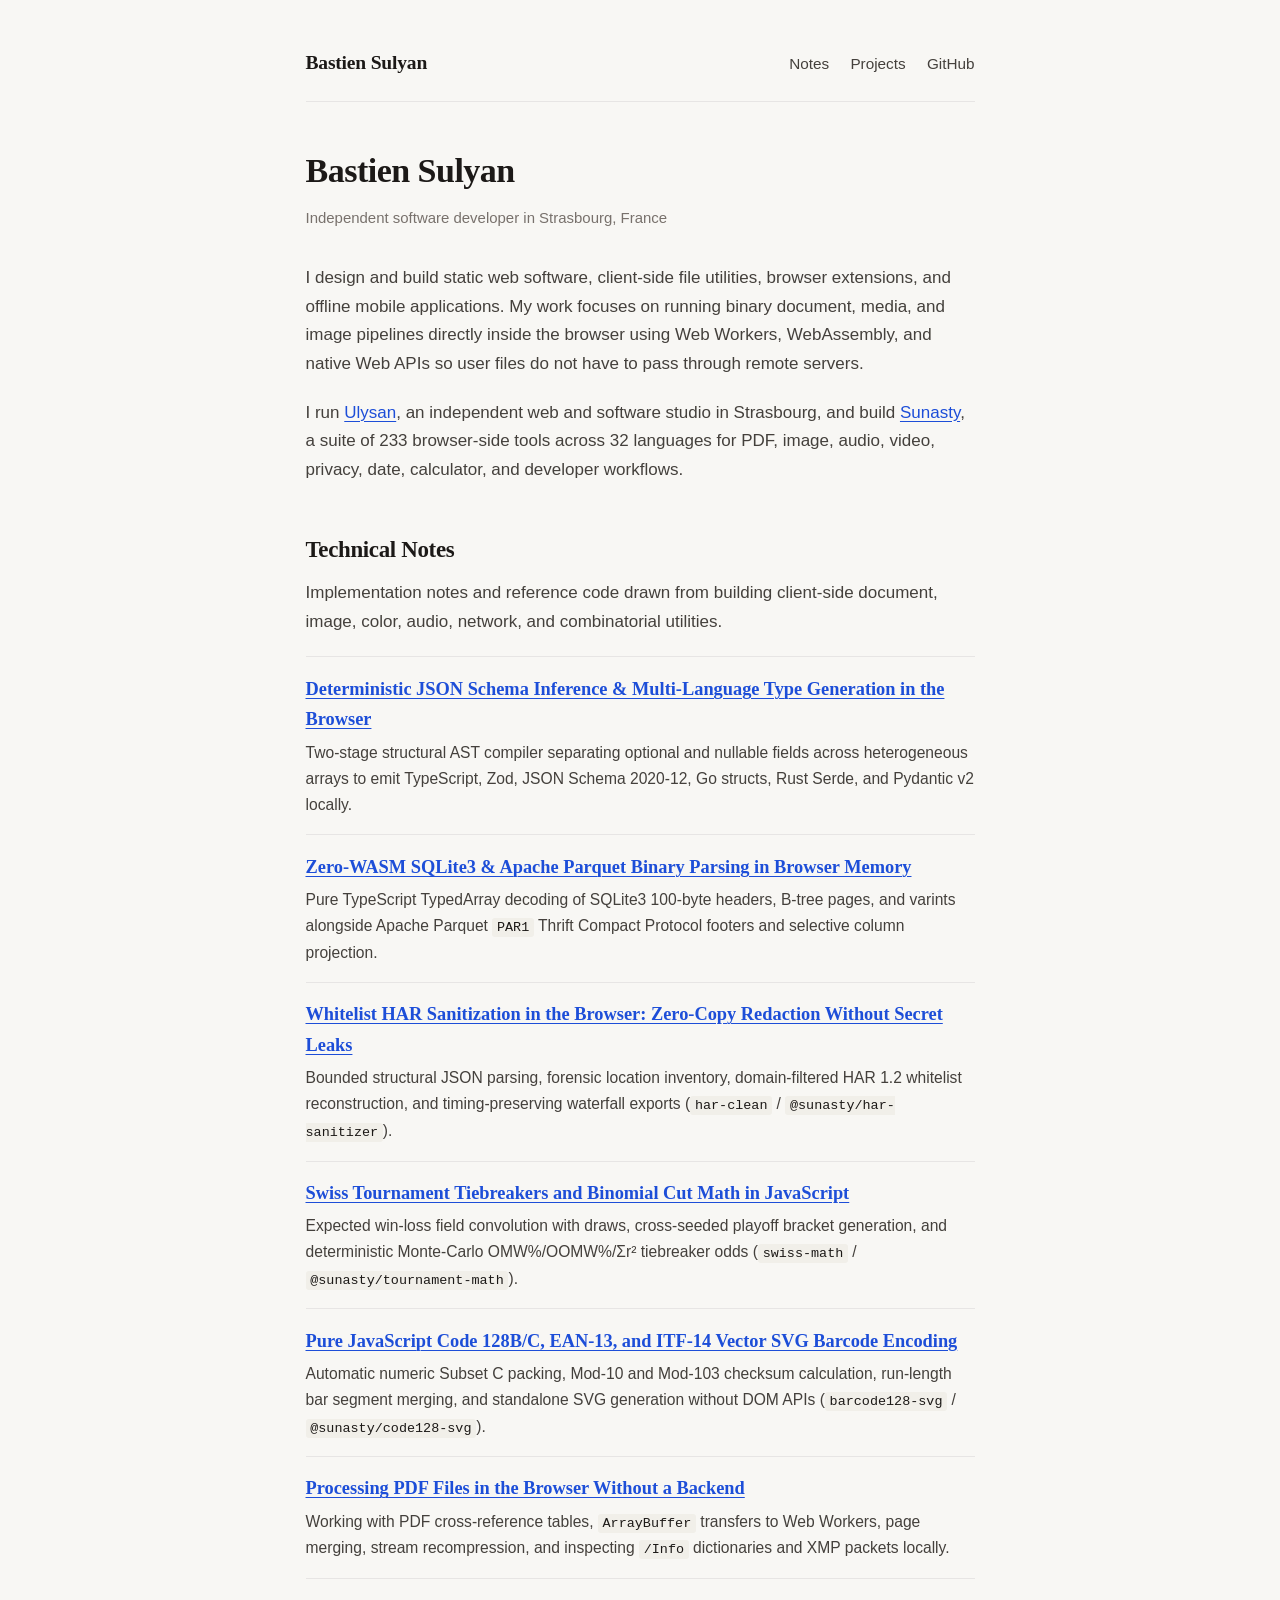
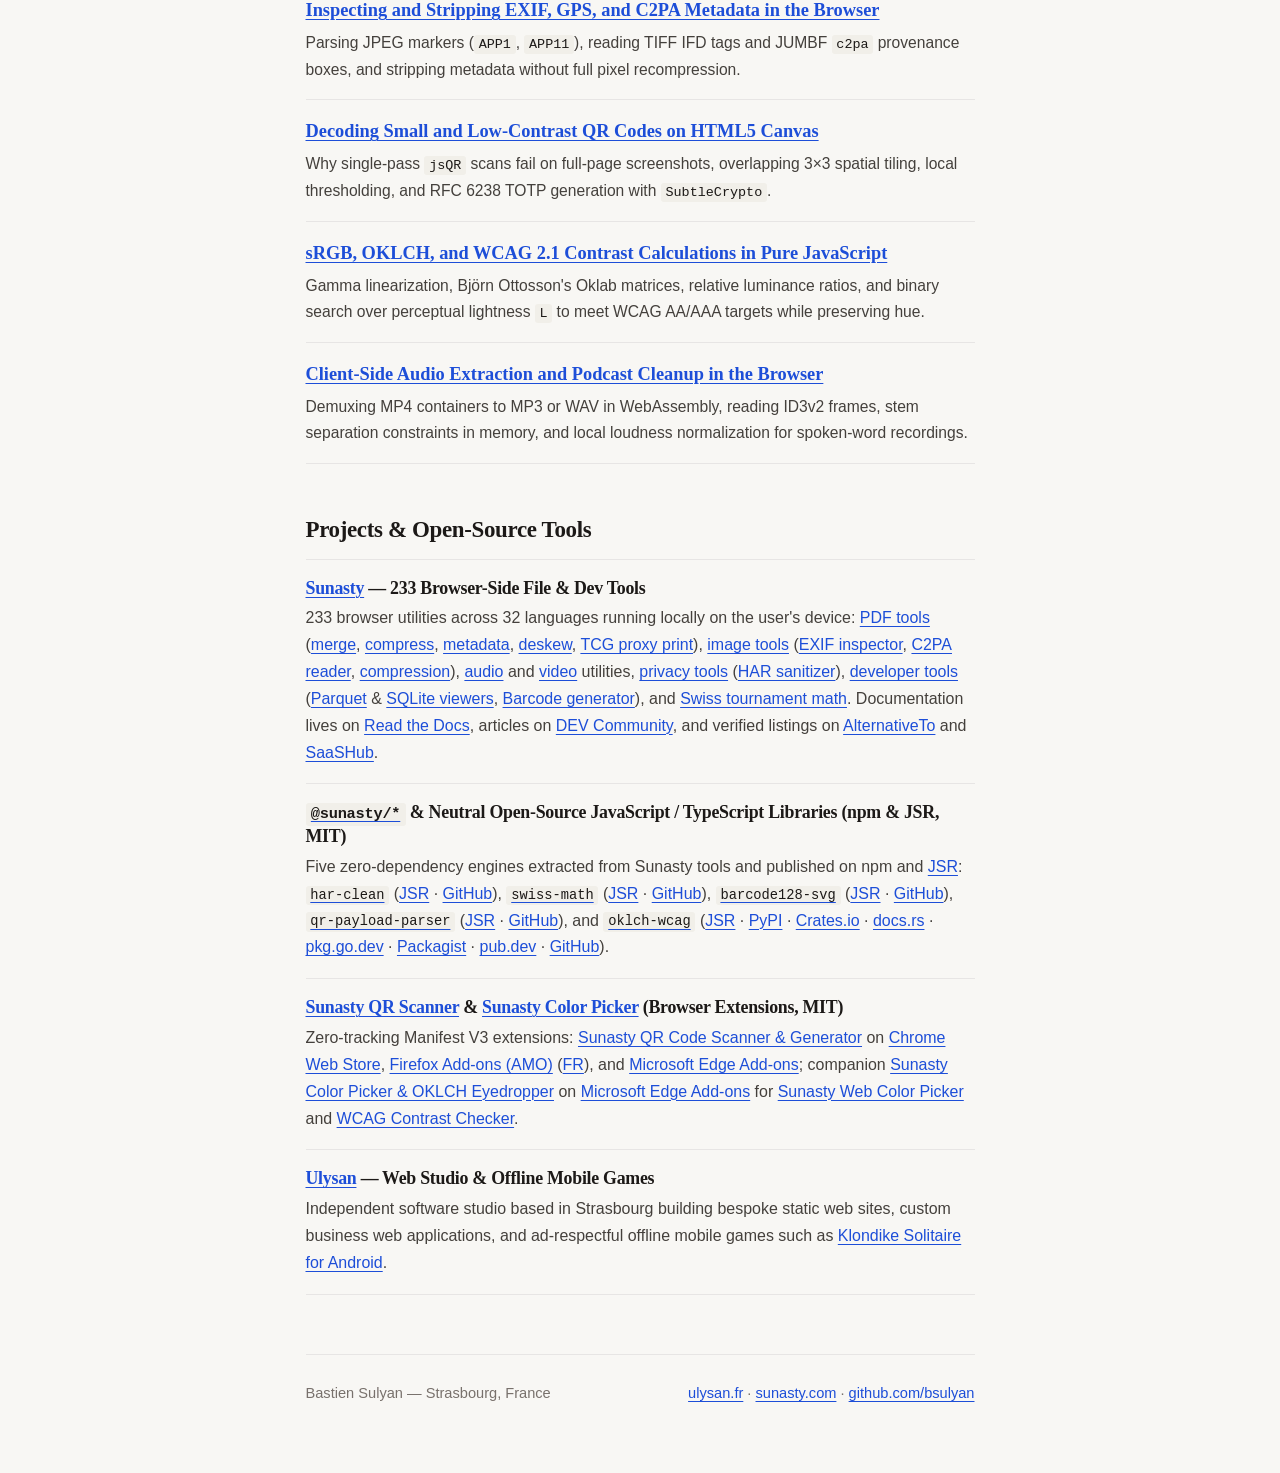
<file: index.html>
<!DOCTYPE html>
<html lang="en">
<head>
  <meta charset="utf-8">
  <meta name="viewport" content="width=device-width, initial-scale=1">
  <title>Bastien Sulyan — Independent Software Developer (Strasbourg)</title>
  <meta name="description" content="Technical notes, 233 browser-side file tools across 32 languages, and open-source software by Bastien Sulyan, founder of Ulysan and Sunasty.">
  <meta name="google-site-verification" content="NmgTToJHODULyre12SV4QZodJO1JFHPsGbyhVvtlxVw">
  <meta name="msvalidate.01" content="205670165C1AB01DEFBC25FAD3AEF97A">
  <link rel="canonical" href="https://bsulyan.github.io/">
  <link rel="stylesheet" href="/style.css">
  <script type="application/ld+json">
  {
    "@context": "https://schema.org",
    "@type": "Person",
    "name": "Bastien Sulyan",
    "url": "https://bsulyan.github.io/",
    "jobTitle": "Independent Software Developer",
    "address": {
      "@type": "PostalAddress",
      "addressLocality": "Strasbourg",
      "addressCountry": "FR"
    },
    "sameAs": [
      "https://github.com/bsulyan",
      "https://ulysan.fr/",
      "https://sunasty.com/",
      "https://dev.to/bsulyan",
      "https://jsr.io/@sunasty",
      "https://www.npmjs.com/package/oklch-wcag",
      "https://www.npmjs.com/package/qr-payload-parser",
      "https://www.npmjs.com/package/har-clean",
      "https://www.npmjs.com/package/swiss-math",
      "https://www.npmjs.com/package/barcode128-svg"
    ],
    "worksFor": {
      "@type": "Organization",
      "name": "Ulysan",
      "url": "https://ulysan.fr/"
    }
  }
  </script>
</head>
<body>
  <div class="container">
    <header class="site-header">
      <a href="/" class="site-title">Bastien Sulyan</a>
      <nav class="site-nav" aria-label="Main navigation">
        <a href="#notes">Notes</a>
        <a href="#projects">Projects</a>
        <a href="https://github.com/bsulyan">GitHub</a>
      </nav>
    </header>

    <main>
      <section aria-labelledby="intro-heading">
        <h1 id="intro-heading">Bastien Sulyan</h1>
        <p class="meta">Independent software developer in Strasbourg, France</p>
        <p>
          I design and build static web software, client-side file utilities, browser extensions, and offline mobile applications.
          My work focuses on running binary document, media, and image pipelines directly inside the browser using Web Workers, WebAssembly, and native Web APIs so user files do not have to pass through remote servers.
        </p>
        <p>
          I run <a href="https://ulysan.fr/">Ulysan</a>, an independent web and software studio in Strasbourg, and build <a href="https://sunasty.com/">Sunasty</a>, a suite of 233 browser-side tools across 32 languages for PDF, image, audio, video, privacy, date, calculator, and developer workflows.
        </p>
      </section>

      <section id="notes" aria-labelledby="notes-heading">
        <h2 id="notes-heading">Technical Notes</h2>
        <p>
          Implementation notes and reference code drawn from building client-side document, image, color, audio, network, and combinatorial utilities.
        </p>
        <ul class="note-list">
          <li>
            <a class="note-title" href="/notes/deterministic-json-to-typescript-inference/">Deterministic JSON Schema Inference &amp; Multi-Language Type Generation in the Browser</a>
            <p class="note-summary">
              Two-stage structural AST compiler separating optional and nullable fields across heterogeneous arrays to emit TypeScript, Zod, JSON Schema 2020-12, Go structs, Rust Serde, and Pydantic v2 locally.
            </p>
          </li>
          <li>
            <a class="note-title" href="/notes/browser-sqlite-parquet-binary-viewers/">Zero-WASM SQLite3 &amp; Apache Parquet Binary Parsing in Browser Memory</a>
            <p class="note-summary">
              Pure TypeScript TypedArray decoding of SQLite3 100-byte headers, B-tree pages, and varints alongside Apache Parquet <code>PAR1</code> Thrift Compact Protocol footers and selective column projection.
            </p>
          </li>
          <li>
            <a class="note-title" href="/notes/client-side-har-sanitization/">Whitelist HAR Sanitization in the Browser: Zero-Copy Redaction Without Secret Leaks</a>
            <p class="note-summary">
              Bounded structural JSON parsing, forensic location inventory, domain-filtered HAR 1.2 whitelist reconstruction, and timing-preserving waterfall exports (<code>har-clean</code> / <code>@sunasty/har-sanitizer</code>).
            </p>
          </li>
          <li>
            <a class="note-title" href="/notes/swiss-tournament-tiebreak-math/">Swiss Tournament Tiebreakers and Binomial Cut Math in JavaScript</a>
            <p class="note-summary">
              Expected win-loss field convolution with draws, cross-seeded playoff bracket generation, and deterministic Monte-Carlo OMW%/OOMW%/&Sigma;r&sup2; tiebreaker odds (<code>swiss-math</code> / <code>@sunasty/tournament-math</code>).
            </p>
          </li>
          <li>
            <a class="note-title" href="/notes/code128-vector-svg-encoding/">Pure JavaScript Code 128B/C, EAN-13, and ITF-14 Vector SVG Barcode Encoding</a>
            <p class="note-summary">
              Automatic numeric Subset C packing, Mod-10 and Mod-103 checksum calculation, run-length bar segment merging, and standalone SVG generation without DOM APIs (<code>barcode128-svg</code> / <code>@sunasty/code128-svg</code>).
            </p>
          </li>
          <li>
            <a class="note-title" href="/notes/client-side-pdf-processing/">Processing PDF Files in the Browser Without a Backend</a>
            <p class="note-summary">
              Working with PDF cross-reference tables, <code>ArrayBuffer</code> transfers to Web Workers, page merging, stream recompression, and inspecting <code>/Info</code> dictionaries and XMP packets locally.
            </p>
          </li>
          <li>
            <a class="note-title" href="/notes/stripping-exif-and-c2pa-metadata/">Inspecting and Stripping EXIF, GPS, and C2PA Metadata in the Browser</a>
            <p class="note-summary">
              Parsing JPEG markers (<code>APP1</code>, <code>APP11</code>), reading TIFF IFD tags and JUMBF <code>c2pa</code> provenance boxes, and stripping metadata without full pixel recompression.
            </p>
          </li>
          <li>
            <a class="note-title" href="/notes/multi-scale-qr-decoding-canvas/">Decoding Small and Low-Contrast QR Codes on HTML5 Canvas</a>
            <p class="note-summary">
              Why single-pass <code>jsQR</code> scans fail on full-page screenshots, overlapping 3×3 spatial tiling, local thresholding, and RFC 6238 TOTP generation with <code>SubtleCrypto</code>.
            </p>
          </li>
          <li>
            <a class="note-title" href="/notes/oklch-and-wcag-contrast-math/">sRGB, OKLCH, and WCAG 2.1 Contrast Calculations in Pure JavaScript</a>
            <p class="note-summary">
              Gamma linearization, Björn Ottosson's Oklab matrices, relative luminance ratios, and binary search over perceptual lightness <code>L</code> to meet WCAG AA/AAA targets while preserving hue.
            </p>
          </li>
          <li>
            <a class="note-title" href="/notes/browser-audio-cleanup-and-extraction/">Client-Side Audio Extraction and Podcast Cleanup in the Browser</a>
            <p class="note-summary">
              Demuxing MP4 containers to MP3 or WAV in WebAssembly, reading ID3v2 frames, stem separation constraints in memory, and local loudness normalization for spoken-word recordings.
            </p>
          </li>
        </ul>
      </section>

      <section id="projects" aria-labelledby="projects-heading">
        <h2 id="projects-heading">Projects &amp; Open-Source Tools</h2>

        <div class="project-block">
          <h3><a href="https://sunasty.com/">Sunasty</a> — 233 Browser-Side File &amp; Dev Tools</h3>
          <p>
            233 browser utilities across 32 languages running locally on the user's device: <a href="https://sunasty.com/pdf/">PDF tools</a> (<a href="https://sunasty.com/pdf-merge/">merge</a>, <a href="https://sunasty.com/pdf-compress/">compress</a>, <a href="https://sunasty.com/pdf-metadata/">metadata</a>, <a href="https://sunasty.com/pdf-deskew/">deskew</a>, <a href="https://sunasty.com/tcg-proxy-print/">TCG proxy print</a>), <a href="https://sunasty.com/image/">image tools</a> (<a href="https://sunasty.com/exif-reader/">EXIF inspector</a>, <a href="https://sunasty.com/c2pa-reader/">C2PA reader</a>, <a href="https://sunasty.com/image-compress/">compression</a>), <a href="https://sunasty.com/audio/">audio</a> and <a href="https://sunasty.com/video/">video</a> utilities, <a href="https://sunasty.com/privacy-tools/">privacy tools</a> (<a href="https://sunasty.com/har-sanitizer/">HAR sanitizer</a>), <a href="https://sunasty.com/dev/">developer tools</a> (<a href="https://sunasty.com/parquet-viewer/">Parquet</a> &amp; <a href="https://sunasty.com/sqlite-viewer/">SQLite viewers</a>, <a href="https://sunasty.com/barcode-generator/">Barcode generator</a>), and <a href="https://sunasty.com/tournament-calculator/">Swiss tournament math</a>. Documentation lives on <a href="https://sunasty-docs.readthedocs.io/en/latest/">Read the Docs</a>, articles on <a href="https://dev.to/bsulyan">DEV Community</a>, and verified listings on <a href="https://alternativeto.net/software/sunasty/about/">AlternativeTo</a> and <a href="https://www.saashub.com/sunasty">SaaSHub</a>.
          </p>
        </div>

        <div class="project-block">
          <h3><a href="https://jsr.io/@sunasty"><code>@sunasty/*</code></a> &amp; Neutral Open-Source JavaScript / TypeScript Libraries (npm &amp; JSR, MIT)</h3>
          <p>
            Five zero-dependency engines extracted from Sunasty tools and published on npm and <a href="https://jsr.io/@sunasty">JSR</a>:
            <a href="https://www.npmjs.com/package/har-clean"><code>har-clean</code></a> (<a href="https://jsr.io/@sunasty/har-sanitizer">JSR</a> · <a href="https://github.com/bsulyan/sunasty-har-sanitizer">GitHub</a>),
            <a href="https://www.npmjs.com/package/swiss-math"><code>swiss-math</code></a> (<a href="https://jsr.io/@sunasty/tournament-math">JSR</a> · <a href="https://github.com/bsulyan/sunasty-tournament-math">GitHub</a>),
            <a href="https://www.npmjs.com/package/barcode128-svg"><code>barcode128-svg</code></a> (<a href="https://jsr.io/@sunasty/code128-svg">JSR</a> · <a href="https://github.com/bsulyan/sunasty-code128-svg">GitHub</a>),
            <a href="https://www.npmjs.com/package/qr-payload-parser"><code>qr-payload-parser</code></a> (<a href="https://jsr.io/@sunasty/qr-payload">JSR</a> · <a href="https://github.com/bsulyan/sunasty-qr-payload">GitHub</a>), and
            <a href="https://www.npmjs.com/package/oklch-wcag"><code>oklch-wcag</code></a> (<a href="https://jsr.io/@sunasty/color-math">JSR</a> · <a href="https://pypi.org/project/sunasty-color-math/">PyPI</a> · <a href="https://crates.io/crates/sunasty-color-math">Crates.io</a> · <a href="https://docs.rs/sunasty-color-math/latest/sunasty_color_math/">docs.rs</a> · <a href="https://pkg.go.dev/github.com/bsulyan/sunasty-color-math-go">pkg.go.dev</a> · <a href="https://packagist.org/packages/sunasty/color-math">Packagist</a> · <a href="https://pub.dev/packages/sunasty_color_math">pub.dev</a> · <a href="https://github.com/bsulyan/sunasty-color-math">GitHub</a>).
          </p>
        </div>

        <div class="project-block">
          <h3><a href="https://github.com/bsulyan/sunasty-qr-scanner">Sunasty QR Scanner</a> &amp; <a href="https://github.com/bsulyan/sunasty-color-picker">Sunasty Color Picker</a> (Browser Extensions, MIT)</h3>
          <p>
            Zero-tracking Manifest V3 extensions: <a href="https://github.com/bsulyan/sunasty-qr-scanner">Sunasty QR Code Scanner &amp; Generator</a> on <a href="https://chromewebstore.google.com/detail/sunasty-qr-code-scanner-g/fbiighpklpogdbnhdapbiijcadhlijcb">Chrome Web Store</a>, <a href="https://addons.mozilla.org/en-US/firefox/addon/sunasty-qr-code-scanner-genera/">Firefox Add-ons (AMO)</a> (<a href="https://addons.mozilla.org/fr/firefox/addon/sunasty-qr-code-scanner-genera/">FR</a>), and <a href="https://microsoftedge.microsoft.com/addons/detail/sunasty-qr-code-scanner-generator/npbppaegpbeefpfaffjgphjecmgbngab">Microsoft Edge Add-ons</a>; companion <a href="https://github.com/bsulyan/sunasty-color-picker">Sunasty Color Picker &amp; OKLCH Eyedropper</a> on <a href="https://microsoftedge.microsoft.com/addons/detail/jcjfhbbmbnehefadhmhhegoccbdcfkgm">Microsoft Edge Add-ons</a> for <a href="https://sunasty.com/color-picker/">Sunasty Web Color Picker</a> and <a href="https://sunasty.com/contrast-checker/">WCAG Contrast Checker</a>.
          </p>
        </div>

        <div class="project-block">
          <h3><a href="https://ulysan.fr/">Ulysan</a> — Web Studio &amp; Offline Mobile Games</h3>
          <p>
            Independent software studio based in Strasbourg building bespoke static web sites, custom business web applications, and ad-respectful offline mobile games such as <a href="https://ulysan.fr/solitaire/">Klondike Solitaire for Android</a>.
          </p>
        </div>
      </section>
    </main>

    <footer class="site-footer">
      <span>Bastien Sulyan — Strasbourg, France</span>
      <span>
        <a href="https://ulysan.fr/">ulysan.fr</a> ·
        <a href="https://sunasty.com/">sunasty.com</a> ·
        <a href="https://github.com/bsulyan">github.com/bsulyan</a>
      </span>
    </footer>
  </div>
</body>
</html>
</file>
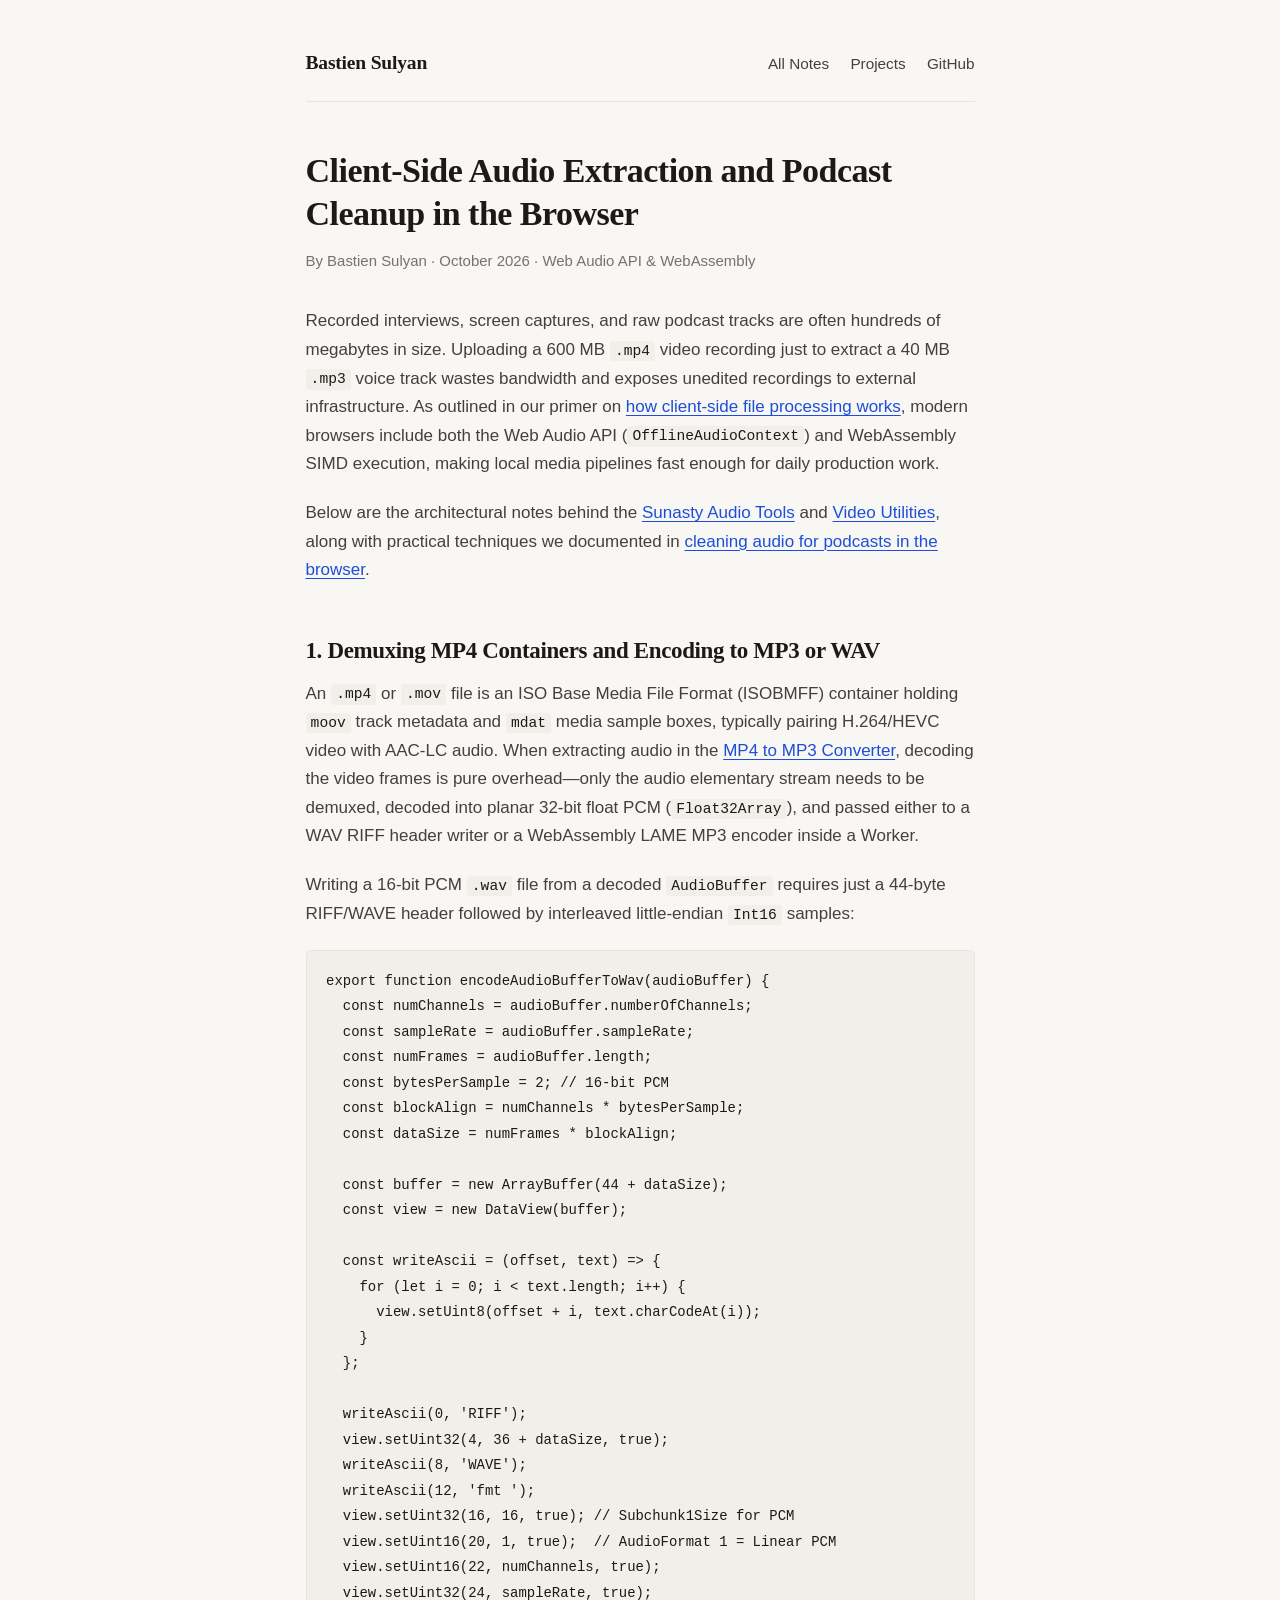
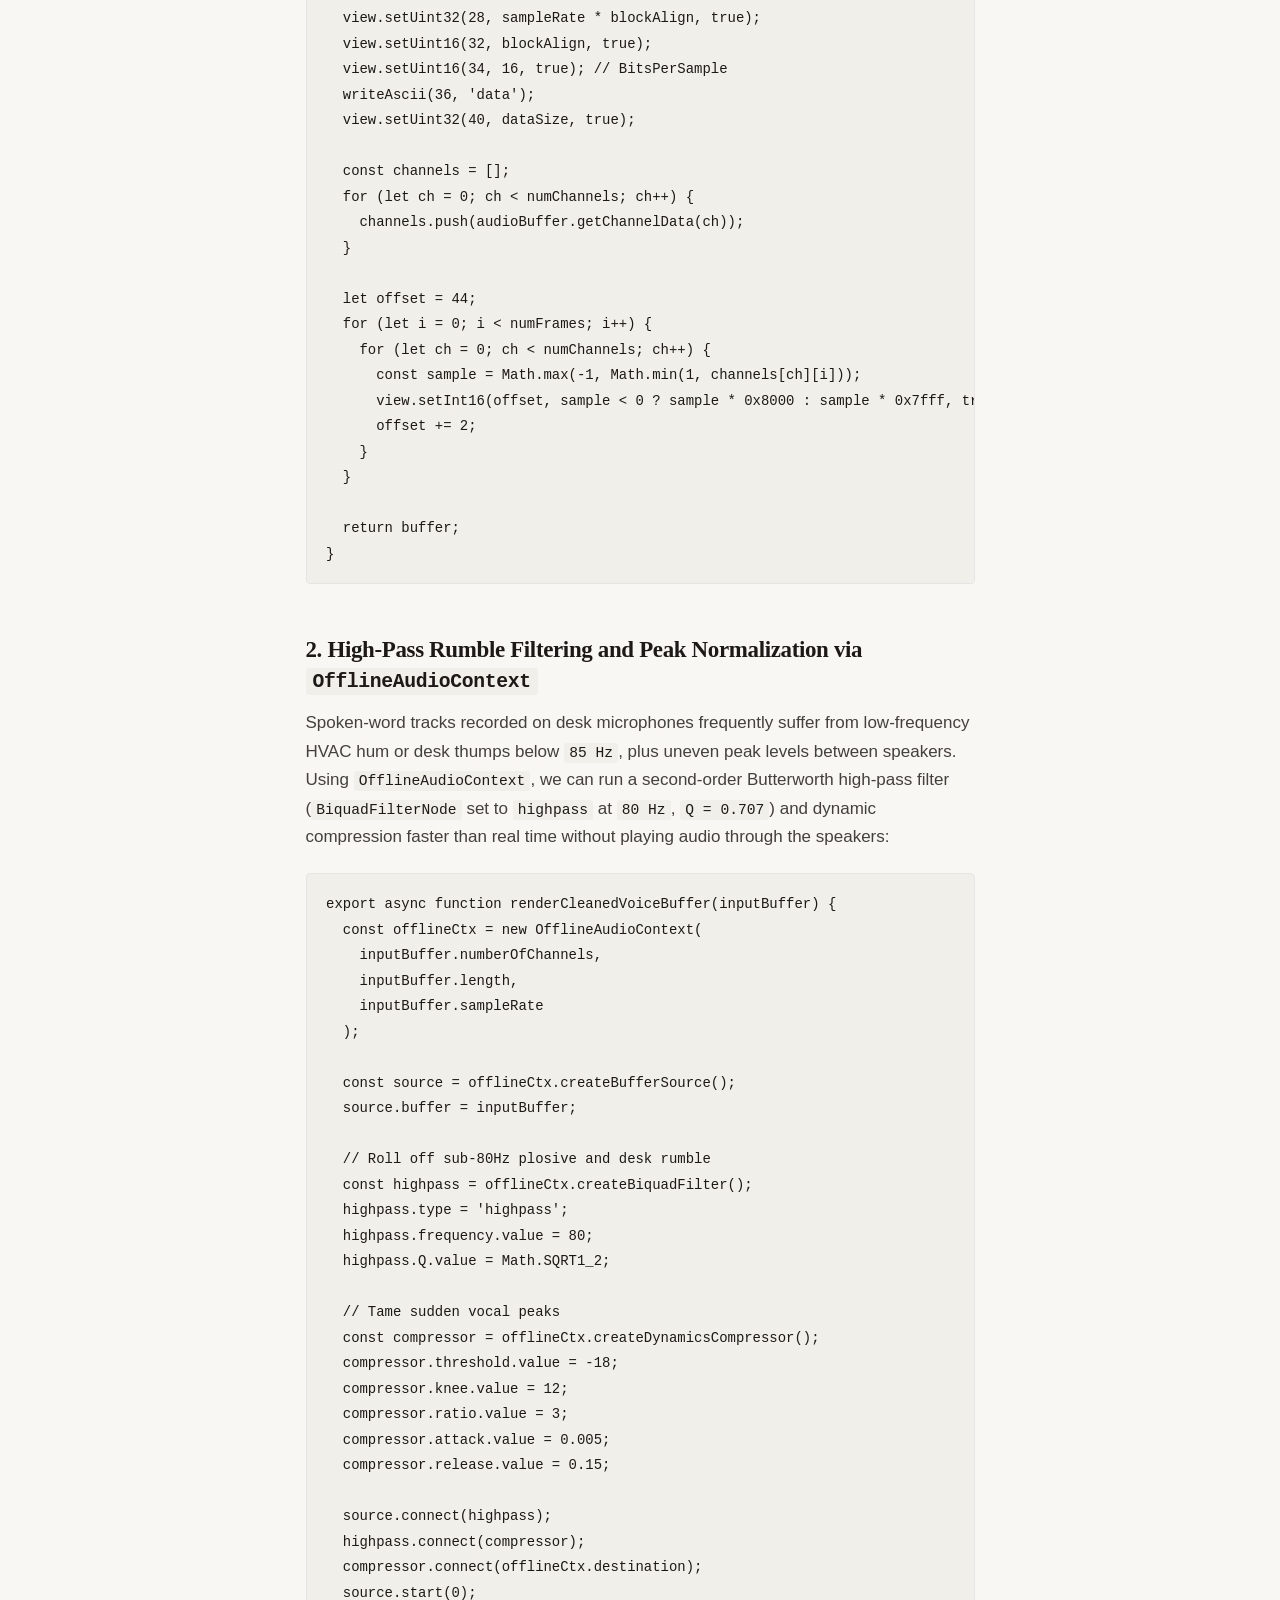
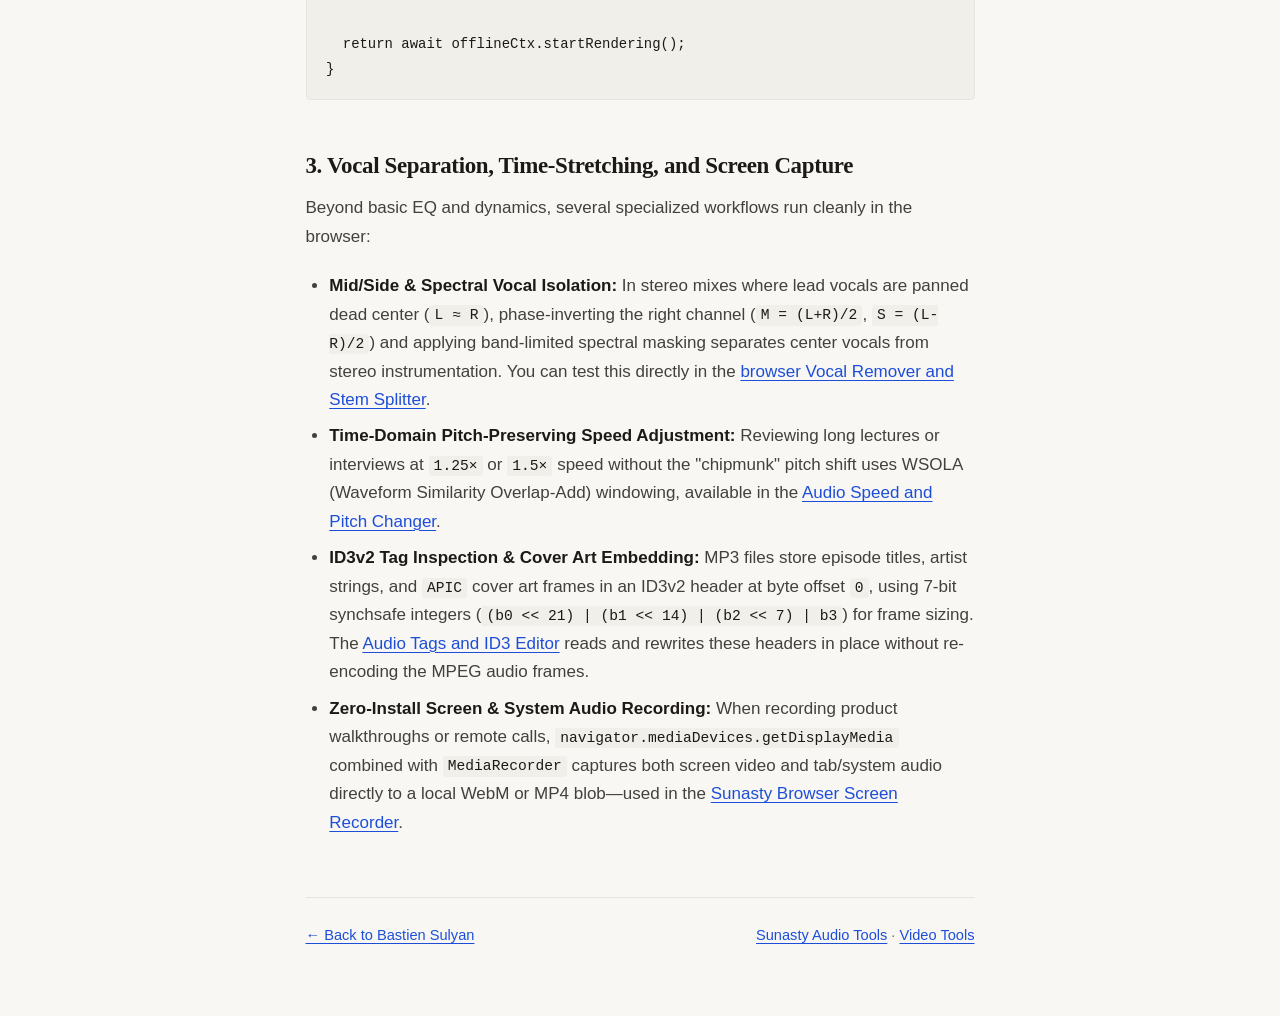
<file: notes/browser-audio-cleanup-and-extraction/index.html>
<!DOCTYPE html>
<html lang="en">
<head>
  <meta charset="utf-8">
  <meta name="viewport" content="width=device-width, initial-scale=1">
  <title>Client-Side Audio Extraction and Podcast Cleanup in the Browser — Bastien Sulyan</title>
  <meta name="description" content="Demuxing MP4 video tracks to MP3/WAV, OfflineAudioContext filtering, ID3v2 tag parsing, and local podcast cleanup using Web Audio and WebAssembly.">
  <link rel="canonical" href="https://bsulyan.github.io/notes/browser-audio-cleanup-and-extraction/">
  <link rel="stylesheet" href="/style.css">
  <script type="application/ld+json">
  {
    "@context": "https://schema.org",
    "@type": "TechArticle",
    "headline": "Client-Side Audio Extraction and Podcast Cleanup in the Browser",
    "author": {
      "@type": "Person",
      "name": "Bastien Sulyan",
      "url": "https://bsulyan.github.io/"
    },
    "datePublished": "2026-10-22",
    "url": "https://bsulyan.github.io/notes/browser-audio-cleanup-and-extraction/"
  }
  </script>
</head>
<body>
  <div class="container">
    <header class="site-header">
      <a href="/" class="site-title">Bastien Sulyan</a>
      <nav class="site-nav" aria-label="Main navigation">
        <a href="/#notes">All Notes</a>
        <a href="/#projects">Projects</a>
        <a href="https://github.com/bsulyan">GitHub</a>
      </nav>
    </header>

    <main>
      <article>
        <h1>Client-Side Audio Extraction and Podcast Cleanup in the Browser</h1>
        <p class="meta">By Bastien Sulyan · October 2026 · Web Audio API &amp; WebAssembly</p>

        <p>
          Recorded interviews, screen captures, and raw podcast tracks are often hundreds of megabytes in size. Uploading a 600 MB <code>.mp4</code> video recording just to extract a 40 MB <code>.mp3</code> voice track wastes bandwidth and exposes unedited recordings to external infrastructure. As outlined in our primer on <a href="https://sunasty.com/articles/what-is-client-side-processing/">how client-side file processing works</a>, modern browsers include both the Web Audio API (<code>OfflineAudioContext</code>) and WebAssembly SIMD execution, making local media pipelines fast enough for daily production work.
        </p>
        <p>
          Below are the architectural notes behind the <a href="https://sunasty.com/audio/">Sunasty Audio Tools</a> and <a href="https://sunasty.com/video/">Video Utilities</a>, along with practical techniques we documented in <a href="https://sunasty.com/articles/clean-audio-for-podcasts/">cleaning audio for podcasts in the browser</a>.
        </p>

        <h2>1. Demuxing MP4 Containers and Encoding to MP3 or WAV</h2>
        <p>
          An <code>.mp4</code> or <code>.mov</code> file is an ISO Base Media File Format (ISOBMFF) container holding <code>moov</code> track metadata and <code>mdat</code> media sample boxes, typically pairing H.264/HEVC video with AAC-LC audio. When extracting audio in the <a href="https://sunasty.com/mp4-to-mp3/">MP4 to MP3 Converter</a>, decoding the video frames is pure overhead—only the audio elementary stream needs to be demuxed, decoded into planar 32-bit float PCM (<code>Float32Array</code>), and passed either to a WAV RIFF header writer or a WebAssembly LAME MP3 encoder inside a Worker.
        </p>
        <p>
          Writing a 16-bit PCM <code>.wav</code> file from a decoded <code>AudioBuffer</code> requires just a 44-byte RIFF/WAVE header followed by interleaved little-endian <code>Int16</code> samples:
        </p>

<pre><code>export function encodeAudioBufferToWav(audioBuffer) {
  const numChannels = audioBuffer.numberOfChannels;
  const sampleRate = audioBuffer.sampleRate;
  const numFrames = audioBuffer.length;
  const bytesPerSample = 2; // 16-bit PCM
  const blockAlign = numChannels * bytesPerSample;
  const dataSize = numFrames * blockAlign;

  const buffer = new ArrayBuffer(44 + dataSize);
  const view = new DataView(buffer);

  const writeAscii = (offset, text) => {
    for (let i = 0; i &lt; text.length; i++) {
      view.setUint8(offset + i, text.charCodeAt(i));
    }
  };

  writeAscii(0, 'RIFF');
  view.setUint32(4, 36 + dataSize, true);
  writeAscii(8, 'WAVE');
  writeAscii(12, 'fmt ');
  view.setUint32(16, 16, true); // Subchunk1Size for PCM
  view.setUint16(20, 1, true);  // AudioFormat 1 = Linear PCM
  view.setUint16(22, numChannels, true);
  view.setUint32(24, sampleRate, true);
  view.setUint32(28, sampleRate * blockAlign, true);
  view.setUint16(32, blockAlign, true);
  view.setUint16(34, 16, true); // BitsPerSample
  writeAscii(36, 'data');
  view.setUint32(40, dataSize, true);

  const channels = [];
  for (let ch = 0; ch &lt; numChannels; ch++) {
    channels.push(audioBuffer.getChannelData(ch));
  }

  let offset = 44;
  for (let i = 0; i &lt; numFrames; i++) {
    for (let ch = 0; ch &lt; numChannels; ch++) {
      const sample = Math.max(-1, Math.min(1, channels[ch][i]));
      view.setInt16(offset, sample &lt; 0 ? sample * 0x8000 : sample * 0x7fff, true);
      offset += 2;
    }
  }

  return buffer;
}</code></pre>

        <h2>2. High-Pass Rumble Filtering and Peak Normalization via <code>OfflineAudioContext</code></h2>
        <p>
          Spoken-word tracks recorded on desk microphones frequently suffer from low-frequency HVAC hum or desk thumps below <code>85 Hz</code>, plus uneven peak levels between speakers. Using <code>OfflineAudioContext</code>, we can run a second-order Butterworth high-pass filter (<code>BiquadFilterNode</code> set to <code>highpass</code> at <code>80 Hz</code>, <code>Q = 0.707</code>) and dynamic compression faster than real time without playing audio through the speakers:
        </p>

<pre><code>export async function renderCleanedVoiceBuffer(inputBuffer) {
  const offlineCtx = new OfflineAudioContext(
    inputBuffer.numberOfChannels,
    inputBuffer.length,
    inputBuffer.sampleRate
  );

  const source = offlineCtx.createBufferSource();
  source.buffer = inputBuffer;

  // Roll off sub-80Hz plosive and desk rumble
  const highpass = offlineCtx.createBiquadFilter();
  highpass.type = 'highpass';
  highpass.frequency.value = 80;
  highpass.Q.value = Math.SQRT1_2;

  // Tame sudden vocal peaks
  const compressor = offlineCtx.createDynamicsCompressor();
  compressor.threshold.value = -18;
  compressor.knee.value = 12;
  compressor.ratio.value = 3;
  compressor.attack.value = 0.005;
  compressor.release.value = 0.15;

  source.connect(highpass);
  highpass.connect(compressor);
  compressor.connect(offlineCtx.destination);
  source.start(0);

  return await offlineCtx.startRendering();
}</code></pre>

        <h2>3. Vocal Separation, Time-Stretching, and Screen Capture</h2>
        <p>
          Beyond basic EQ and dynamics, several specialized workflows run cleanly in the browser:
        </p>
        <ul>
          <li>
            <strong>Mid/Side &amp; Spectral Vocal Isolation:</strong> In stereo mixes where lead vocals are panned dead center (<code>L ≈ R</code>), phase-inverting the right channel (<code>M = (L+R)/2</code>, <code>S = (L-R)/2</code>) and applying band-limited spectral masking separates center vocals from stereo instrumentation. You can test this directly in the <a href="https://sunasty.com/vocal-remover/">browser Vocal Remover and Stem Splitter</a>.
          </li>
          <li>
            <strong>Time-Domain Pitch-Preserving Speed Adjustment:</strong> Reviewing long lectures or interviews at <code>1.25×</code> or <code>1.5×</code> speed without the "chipmunk" pitch shift uses WSOLA (Waveform Similarity Overlap-Add) windowing, available in the <a href="https://sunasty.com/audio-speed/">Audio Speed and Pitch Changer</a>.
          </li>
          <li>
            <strong>ID3v2 Tag Inspection &amp; Cover Art Embedding:</strong> MP3 files store episode titles, artist strings, and <code>APIC</code> cover art frames in an ID3v2 header at byte offset <code>0</code>, using 7-bit synchsafe integers (<code>(b0 &lt;&lt; 21) | (b1 &lt;&lt; 14) | (b2 &lt;&lt; 7) | b3</code>) for frame sizing. The <a href="https://sunasty.com/audio-tags/">Audio Tags and ID3 Editor</a> reads and rewrites these headers in place without re-encoding the MPEG audio frames.
          </li>
          <li>
            <strong>Zero-Install Screen &amp; System Audio Recording:</strong> When recording product walkthroughs or remote calls, <code>navigator.mediaDevices.getDisplayMedia</code> combined with <code>MediaRecorder</code> captures both screen video and tab/system audio directly to a local WebM or MP4 blob—used in the <a href="https://sunasty.com/screen-recorder/">Sunasty Browser Screen Recorder</a>.
          </li>
        </ul>
      </article>
    </main>

    <footer class="site-footer">
      <span><a href="/">← Back to Bastien Sulyan</a></span>
      <span>
        <a href="https://sunasty.com/audio/">Sunasty Audio Tools</a> ·
        <a href="https://sunasty.com/video/">Video Tools</a>
      </span>
    </footer>
  </div>
</body>
</html>
</file>
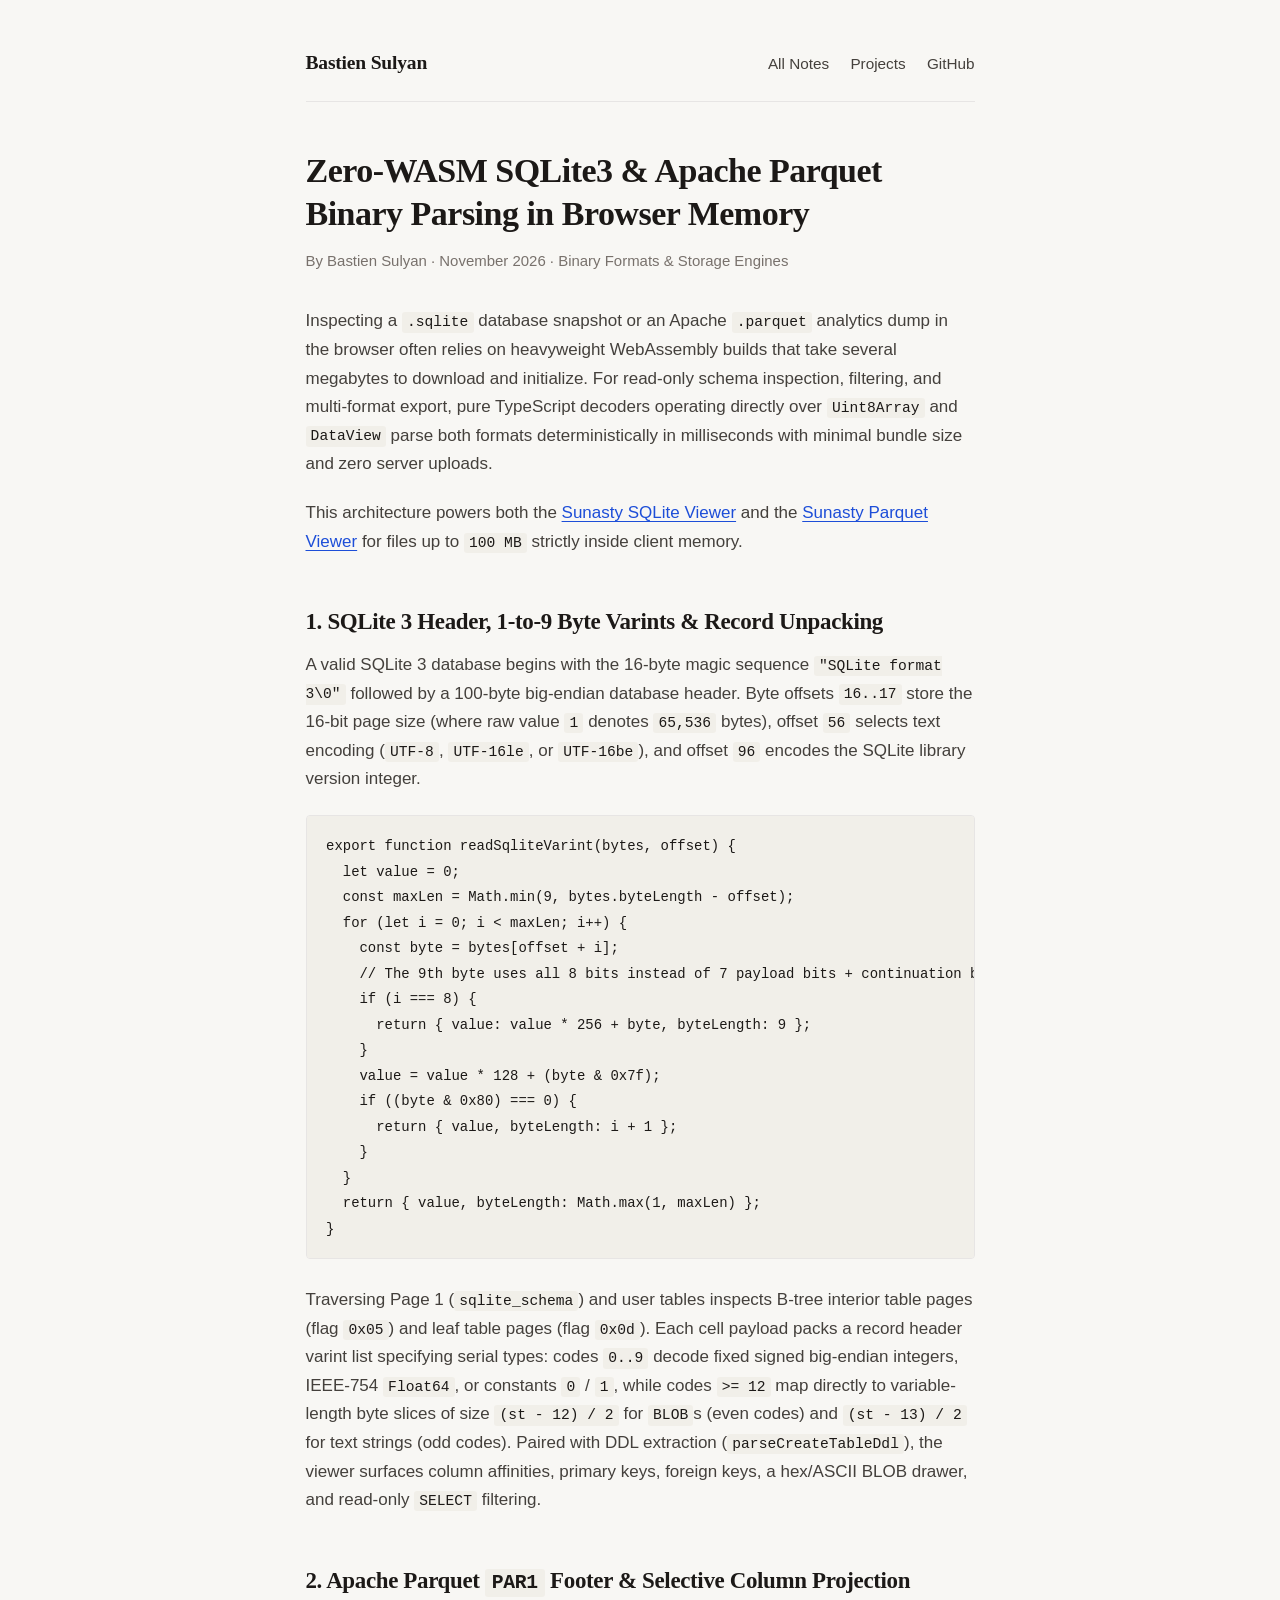
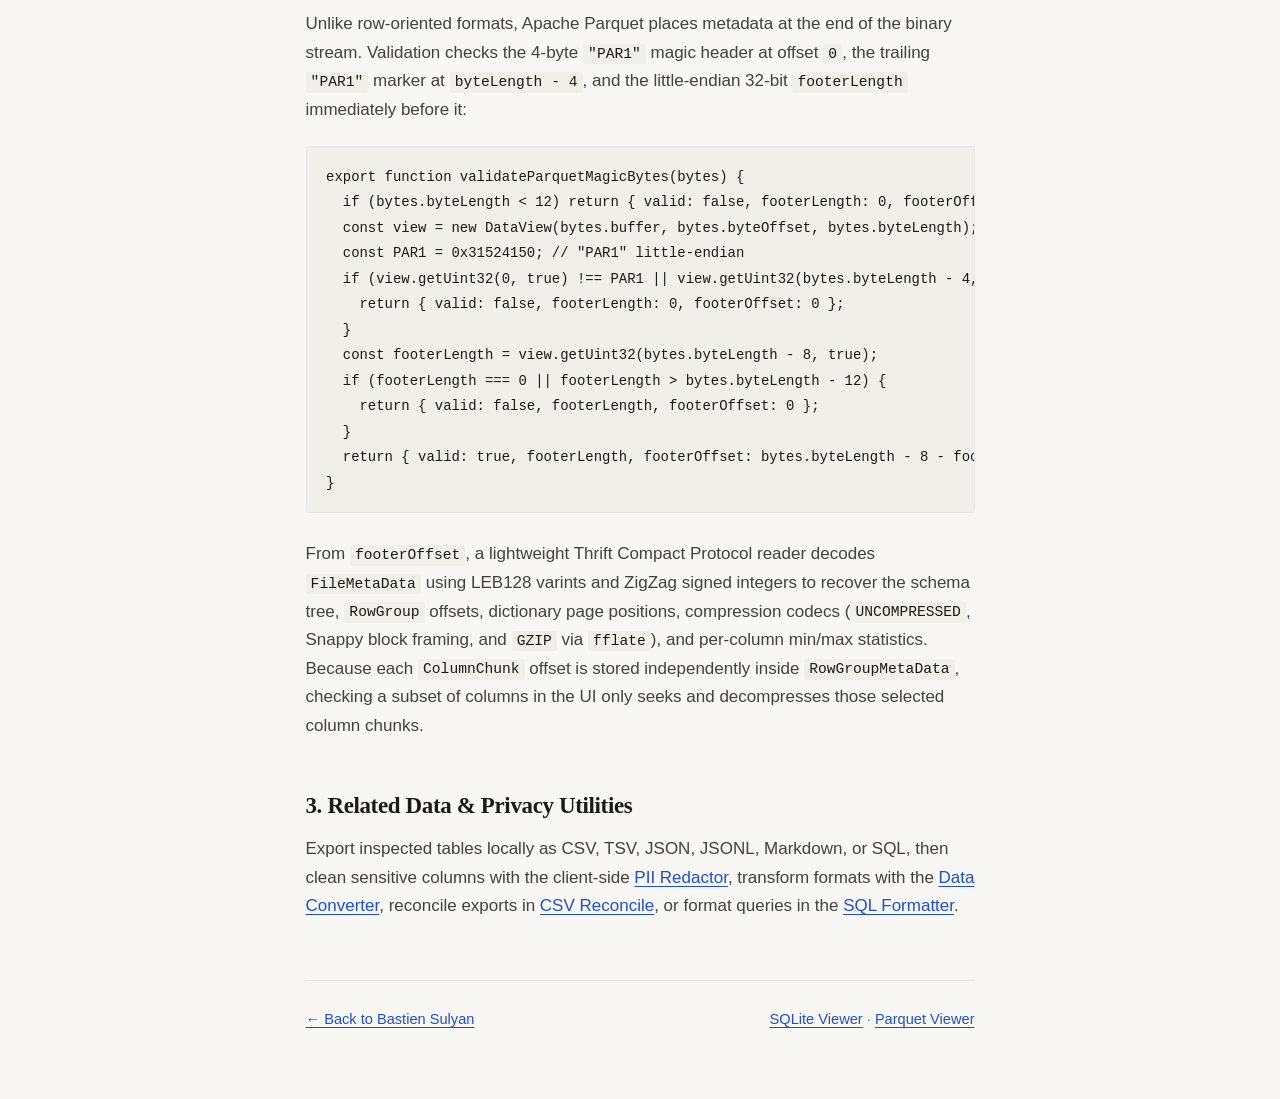
<file: notes/browser-sqlite-parquet-binary-viewers/index.html>
<!DOCTYPE html>
<html lang="en">
<head>
  <meta charset="utf-8">
  <meta name="viewport" content="width=device-width, initial-scale=1">
  <title>Zero-WASM SQLite3 &amp; Apache Parquet Binary Parsing in Browser Memory</title>
  <meta name="description" content="Decoding SQLite3 100-byte headers, B-tree pages and varints alongside Apache Parquet PAR1 footers, Thrift Compact Protocol metadata, and Snappy pages using pure TypeScript TypedArrays.">
  <link rel="canonical" href="https://bsulyan.github.io/notes/browser-sqlite-parquet-binary-viewers/">
  <link rel="stylesheet" href="/style.css">
  <script type="application/ld+json">
  {
    "@context": "https://schema.org",
    "@type": "TechArticle",
    "headline": "Zero-WASM SQLite3 & Apache Parquet Binary Parsing in Browser Memory",
    "author": {
      "@type": "Person",
      "name": "Bastien Sulyan",
      "url": "https://bsulyan.github.io/"
    },
    "datePublished": "2026-11-25",
    "url": "https://bsulyan.github.io/notes/browser-sqlite-parquet-binary-viewers/"
  }
  </script>
</head>
<body>
  <div class="container">
    <header class="site-header">
      <a href="/" class="site-title">Bastien Sulyan</a>
      <nav class="site-nav" aria-label="Main navigation">
        <a href="/#notes">All Notes</a>
        <a href="/#projects">Projects</a>
        <a href="https://github.com/bsulyan">GitHub</a>
      </nav>
    </header>

    <main>
      <article>
        <h1>Zero-WASM SQLite3 &amp; Apache Parquet Binary Parsing in Browser Memory</h1>
        <p class="meta">By Bastien Sulyan · November 2026 · Binary Formats &amp; Storage Engines</p>

        <p>
          Inspecting a <code>.sqlite</code> database snapshot or an Apache <code>.parquet</code> analytics dump in the browser often relies on heavyweight WebAssembly builds that take several megabytes to download and initialize. For read-only schema inspection, filtering, and multi-format export, pure TypeScript decoders operating directly over <code>Uint8Array</code> and <code>DataView</code> parse both formats deterministically in milliseconds with minimal bundle size and zero server uploads.
        </p>
        <p>
          This architecture powers both the <a href="https://sunasty.com/sqlite-viewer/">Sunasty SQLite Viewer</a> and the <a href="https://sunasty.com/parquet-viewer/">Sunasty Parquet Viewer</a> for files up to <code>100 MB</code> strictly inside client memory.
        </p>

        <h2>1. SQLite 3 Header, 1-to-9 Byte Varints &amp; Record Unpacking</h2>
        <p>
          A valid SQLite 3 database begins with the 16-byte magic sequence <code>"SQLite format 3\0"</code> followed by a 100-byte big-endian database header. Byte offsets <code>16..17</code> store the 16-bit page size (where raw value <code>1</code> denotes <code>65,536</code> bytes), offset <code>56</code> selects text encoding (<code>UTF-8</code>, <code>UTF-16le</code>, or <code>UTF-16be</code>), and offset <code>96</code> encodes the SQLite library version integer.
        </p>

<pre><code>export function readSqliteVarint(bytes, offset) {
  let value = 0;
  const maxLen = Math.min(9, bytes.byteLength - offset);
  for (let i = 0; i &lt; maxLen; i++) {
    const byte = bytes[offset + i];
    // The 9th byte uses all 8 bits instead of 7 payload bits + continuation bit
    if (i === 8) {
      return { value: value * 256 + byte, byteLength: 9 };
    }
    value = value * 128 + (byte &amp; 0x7f);
    if ((byte &amp; 0x80) === 0) {
      return { value, byteLength: i + 1 };
    }
  }
  return { value, byteLength: Math.max(1, maxLen) };
}</code></pre>

        <p>
          Traversing Page 1 (<code>sqlite_schema</code>) and user tables inspects B-tree interior table pages (flag <code>0x05</code>) and leaf table pages (flag <code>0x0d</code>). Each cell payload packs a record header varint list specifying serial types: codes <code>0..9</code> decode fixed signed big-endian integers, IEEE-754 <code>Float64</code>, or constants <code>0</code> / <code>1</code>, while codes <code>&gt;= 12</code> map directly to variable-length byte slices of size <code>(st - 12) / 2</code> for <code>BLOB</code>s (even codes) and <code>(st - 13) / 2</code> for text strings (odd codes). Paired with DDL extraction (<code>parseCreateTableDdl</code>), the viewer surfaces column affinities, primary keys, foreign keys, a hex/ASCII BLOB drawer, and read-only <code>SELECT</code> filtering.
        </p>

        <h2>2. Apache Parquet <code>PAR1</code> Footer &amp; Selective Column Projection</h2>
        <p>
          Unlike row-oriented formats, Apache Parquet places metadata at the end of the binary stream. Validation checks the 4-byte <code>"PAR1"</code> magic header at offset <code>0</code>, the trailing <code>"PAR1"</code> marker at <code>byteLength - 4</code>, and the little-endian 32-bit <code>footerLength</code> immediately before it:
        </p>

<pre><code>export function validateParquetMagicBytes(bytes) {
  if (bytes.byteLength &lt; 12) return { valid: false, footerLength: 0, footerOffset: 0 };
  const view = new DataView(bytes.buffer, bytes.byteOffset, bytes.byteLength);
  const PAR1 = 0x31524150; // "PAR1" little-endian
  if (view.getUint32(0, true) !== PAR1 || view.getUint32(bytes.byteLength - 4, true) !== PAR1) {
    return { valid: false, footerLength: 0, footerOffset: 0 };
  }
  const footerLength = view.getUint32(bytes.byteLength - 8, true);
  if (footerLength === 0 || footerLength &gt; bytes.byteLength - 12) {
    return { valid: false, footerLength, footerOffset: 0 };
  }
  return { valid: true, footerLength, footerOffset: bytes.byteLength - 8 - footerLength };
}</code></pre>

        <p>
          From <code>footerOffset</code>, a lightweight Thrift Compact Protocol reader decodes <code>FileMetaData</code> using LEB128 varints and ZigZag signed integers to recover the schema tree, <code>RowGroup</code> offsets, dictionary page positions, compression codecs (<code>UNCOMPRESSED</code>, Snappy block framing, and <code>GZIP</code> via <code>fflate</code>), and per-column min/max statistics. Because each <code>ColumnChunk</code> offset is stored independently inside <code>RowGroupMetaData</code>, checking a subset of columns in the UI only seeks and decompresses those selected column chunks.
        </p>

        <h2>3. Related Data &amp; Privacy Utilities</h2>
        <p>
          Export inspected tables locally as CSV, TSV, JSON, JSONL, Markdown, or SQL, then clean sensitive columns with the client-side <a href="https://sunasty.com/pii-redactor/">PII Redactor</a>, transform formats with the <a href="https://sunasty.com/data-converter/">Data Converter</a>, reconcile exports in <a href="https://sunasty.com/csv-reconcile/">CSV Reconcile</a>, or format queries in the <a href="https://sunasty.com/sql-formatter/">SQL Formatter</a>.
        </p>
      </article>
    </main>

    <footer class="site-footer">
      <span><a href="/">← Back to Bastien Sulyan</a></span>
      <span>
        <a href="https://sunasty.com/sqlite-viewer/">SQLite Viewer</a> ·
        <a href="https://sunasty.com/parquet-viewer/">Parquet Viewer</a>
      </span>
    </footer>
  </div>
</body>
</html>
</file>
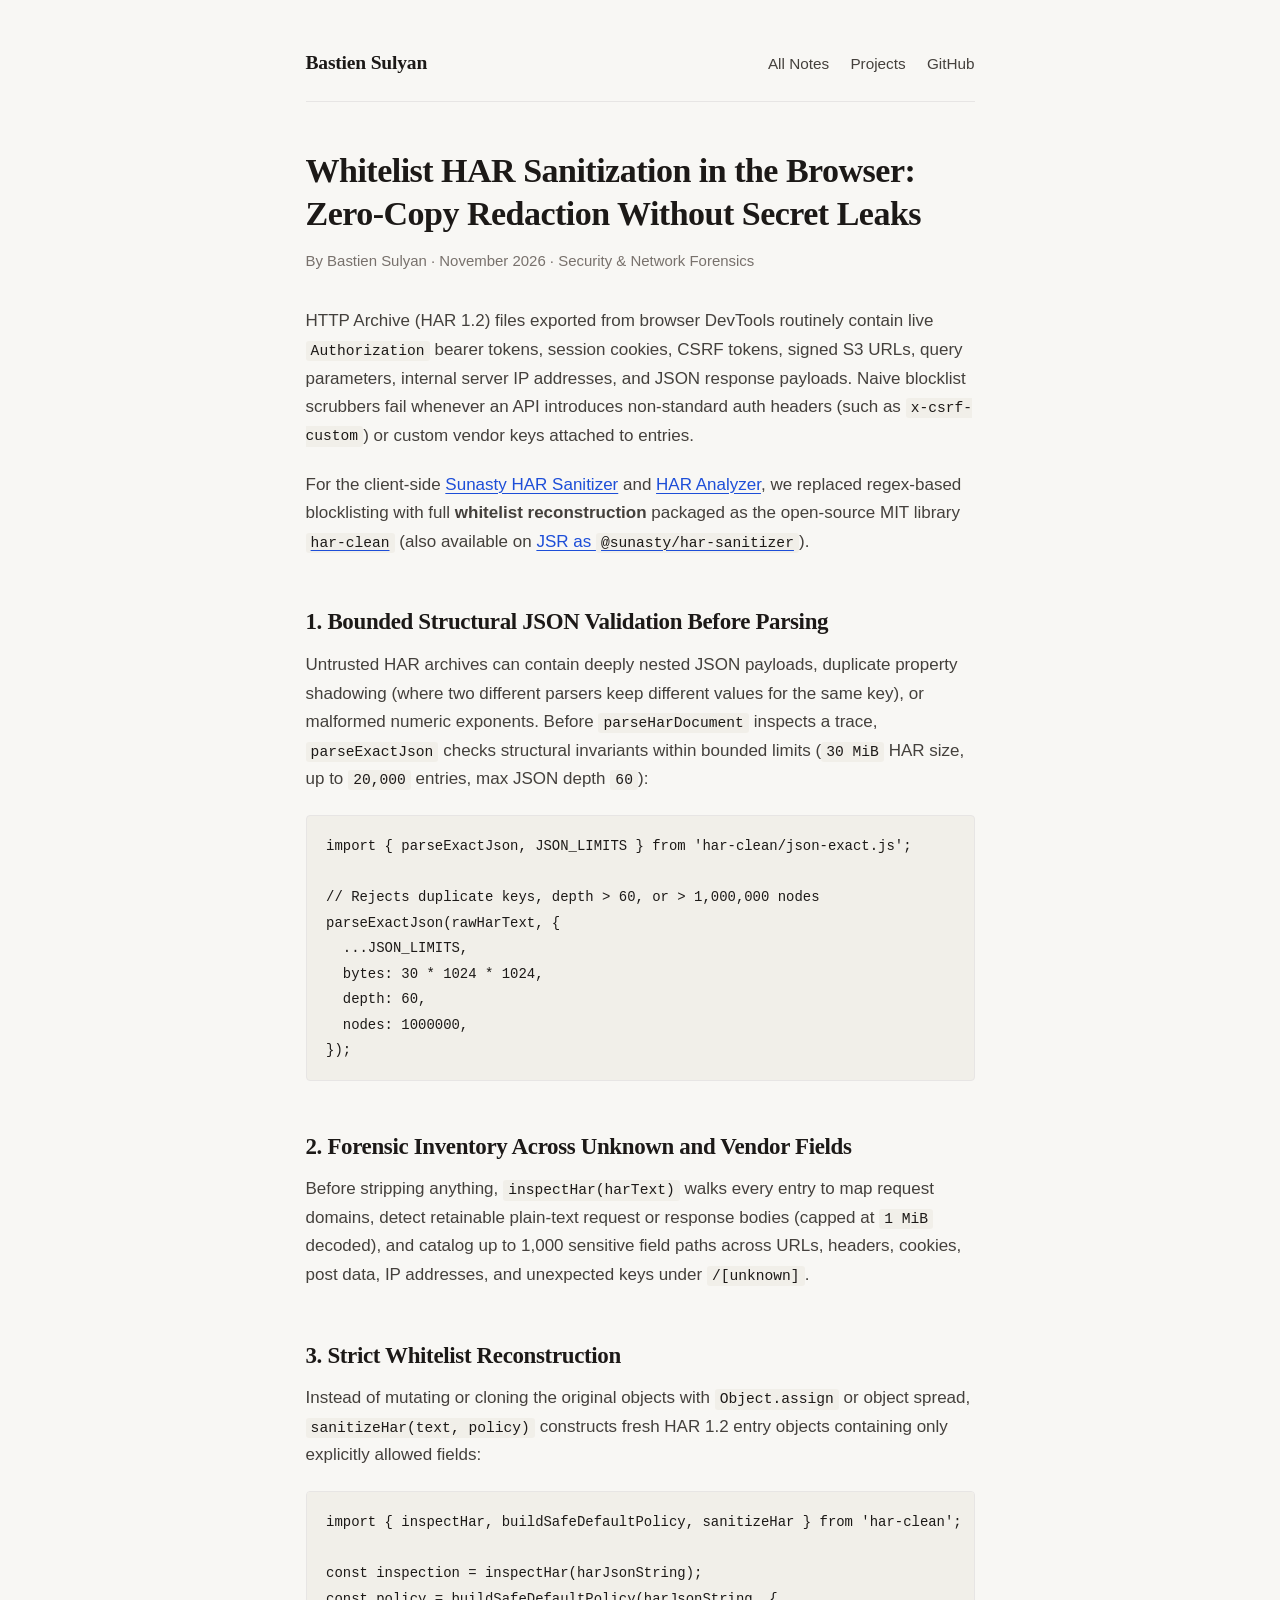
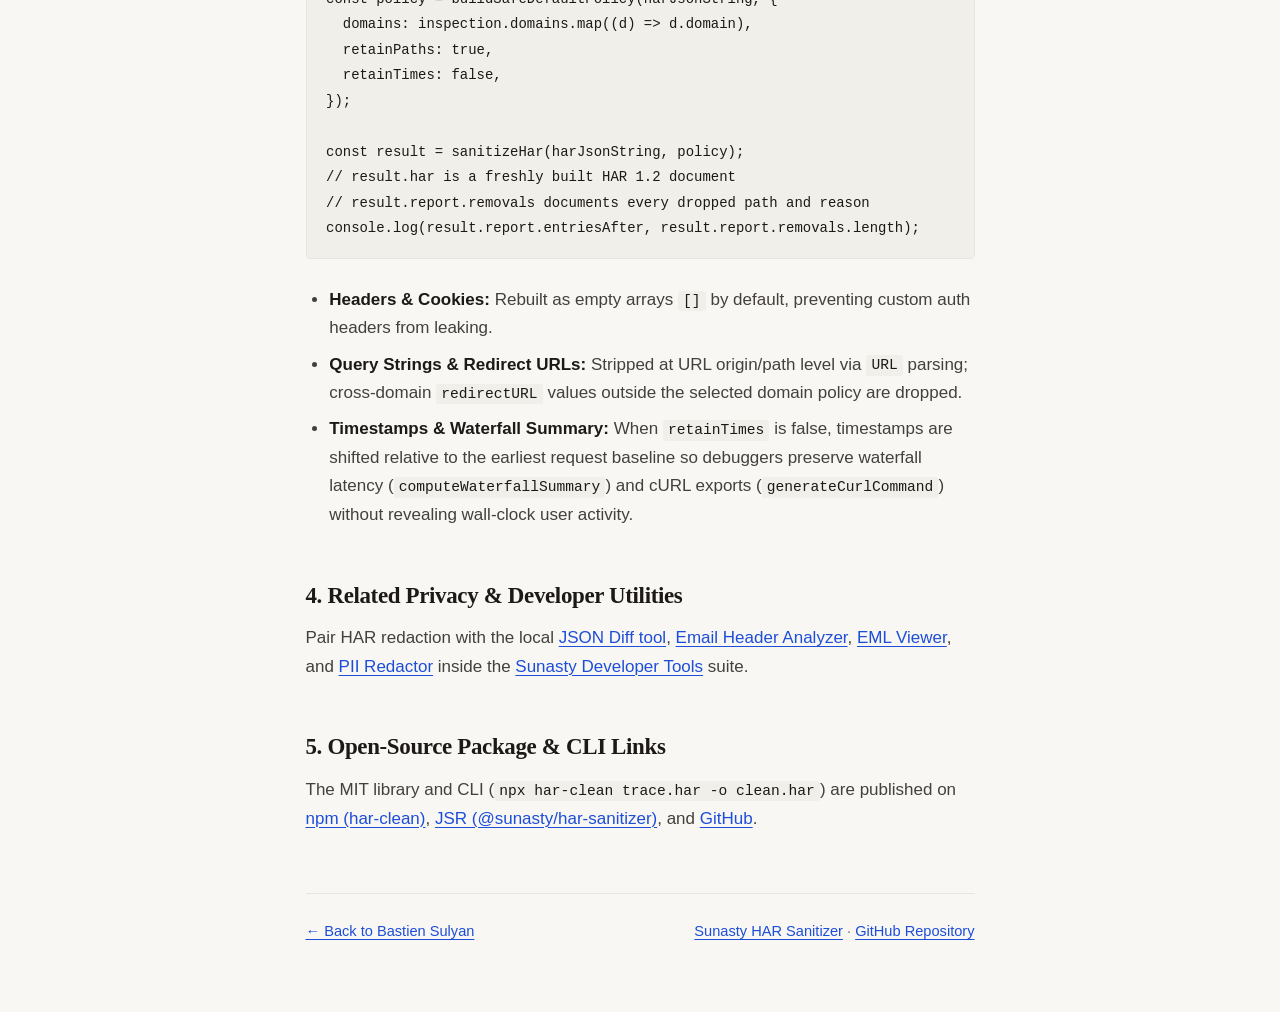
<file: notes/client-side-har-sanitization/index.html>
<!DOCTYPE html>
<html lang="en">
<head>
  <meta charset="utf-8">
  <meta name="viewport" content="width=device-width, initial-scale=1">
  <title>Whitelist HAR Sanitization in the Browser: Zero-Copy Redaction Without Secret Leaks</title>
  <meta name="description" content="How to sanitize HAR 1.2 HTTP archives client-side using structural JSON validation, domain allowlists, and strict whitelist reconstruction.">
  <link rel="canonical" href="https://bsulyan.github.io/notes/client-side-har-sanitization/">
  <link rel="stylesheet" href="/style.css">
  <script type="application/ld+json">
  {
    "@context": "https://schema.org",
    "@type": "TechArticle",
    "headline": "Whitelist HAR Sanitization in the Browser: Zero-Copy Redaction Without Secret Leaks",
    "author": {
      "@type": "Person",
      "name": "Bastien Sulyan",
      "url": "https://bsulyan.github.io/"
    },
    "datePublished": "2026-11-24",
    "url": "https://bsulyan.github.io/notes/client-side-har-sanitization/"
  }
  </script>
</head>
<body>
  <div class="container">
    <header class="site-header">
      <a href="/" class="site-title">Bastien Sulyan</a>
      <nav class="site-nav" aria-label="Main navigation">
        <a href="/#notes">All Notes</a>
        <a href="/#projects">Projects</a>
        <a href="https://github.com/bsulyan">GitHub</a>
      </nav>
    </header>

    <main>
      <article>
        <h1>Whitelist HAR Sanitization in the Browser: Zero-Copy Redaction Without Secret Leaks</h1>
        <p class="meta">By Bastien Sulyan · November 2026 · Security &amp; Network Forensics</p>

        <p>
          HTTP Archive (HAR 1.2) files exported from browser DevTools routinely contain live <code>Authorization</code> bearer tokens, session cookies, CSRF tokens, signed S3 URLs, query parameters, internal server IP addresses, and JSON response payloads. Naive blocklist scrubbers fail whenever an API introduces non-standard auth headers (such as <code>x-csrf-custom</code>) or custom vendor keys attached to entries.
        </p>
        <p>
          For the client-side <a href="https://sunasty.com/har-sanitizer/">Sunasty HAR Sanitizer</a> and <a href="https://sunasty.com/har-analyzer/">HAR Analyzer</a>, we replaced regex-based blocklisting with full <strong>whitelist reconstruction</strong> packaged as the open-source MIT library <a href="https://www.npmjs.com/package/har-clean"><code>har-clean</code></a> (also available on <a href="https://jsr.io/@sunasty/har-sanitizer">JSR as <code>@sunasty/har-sanitizer</code></a>).
        </p>

        <h2>1. Bounded Structural JSON Validation Before Parsing</h2>
        <p>
          Untrusted HAR archives can contain deeply nested JSON payloads, duplicate property shadowing (where two different parsers keep different values for the same key), or malformed numeric exponents. Before <code>parseHarDocument</code> inspects a trace, <code>parseExactJson</code> checks structural invariants within bounded limits (<code>30 MiB</code> HAR size, up to <code>20,000</code> entries, max JSON depth <code>60</code>):
        </p>

<pre><code>import { parseExactJson, JSON_LIMITS } from 'har-clean/json-exact.js';

// Rejects duplicate keys, depth > 60, or > 1,000,000 nodes
parseExactJson(rawHarText, {
  ...JSON_LIMITS,
  bytes: 30 * 1024 * 1024,
  depth: 60,
  nodes: 1000000,
});</code></pre>

        <h2>2. Forensic Inventory Across Unknown and Vendor Fields</h2>
        <p>
          Before stripping anything, <code>inspectHar(harText)</code> walks every entry to map request domains, detect retainable plain-text request or response bodies (capped at <code>1 MiB</code> decoded), and catalog up to 1,000 sensitive field paths across URLs, headers, cookies, post data, IP addresses, and unexpected keys under <code>/[unknown]</code>.
        </p>

        <h2>3. Strict Whitelist Reconstruction</h2>
        <p>
          Instead of mutating or cloning the original objects with <code>Object.assign</code> or object spread, <code>sanitizeHar(text, policy)</code> constructs fresh HAR 1.2 entry objects containing only explicitly allowed fields:
        </p>

<pre><code>import { inspectHar, buildSafeDefaultPolicy, sanitizeHar } from 'har-clean';

const inspection = inspectHar(harJsonString);
const policy = buildSafeDefaultPolicy(harJsonString, {
  domains: inspection.domains.map((d) => d.domain),
  retainPaths: true,
  retainTimes: false,
});

const result = sanitizeHar(harJsonString, policy);
// result.har is a freshly built HAR 1.2 document
// result.report.removals documents every dropped path and reason
console.log(result.report.entriesAfter, result.report.removals.length);</code></pre>

        <ul>
          <li><strong>Headers &amp; Cookies:</strong> Rebuilt as empty arrays <code>[]</code> by default, preventing custom auth headers from leaking.</li>
          <li><strong>Query Strings &amp; Redirect URLs:</strong> Stripped at URL origin/path level via <code>URL</code> parsing; cross-domain <code>redirectURL</code> values outside the selected domain policy are dropped.</li>
          <li><strong>Timestamps &amp; Waterfall Summary:</strong> When <code>retainTimes</code> is false, timestamps are shifted relative to the earliest request baseline so debuggers preserve waterfall latency (<code>computeWaterfallSummary</code>) and cURL exports (<code>generateCurlCommand</code>) without revealing wall-clock user activity.</li>
        </ul>

        <h2>4. Related Privacy &amp; Developer Utilities</h2>
        <p>
          Pair HAR redaction with the local <a href="https://sunasty.com/json-diff/">JSON Diff tool</a>, <a href="https://sunasty.com/email-header-analyzer/">Email Header Analyzer</a>, <a href="https://sunasty.com/eml-viewer/">EML Viewer</a>, and <a href="https://sunasty.com/pii-redactor/">PII Redactor</a> inside the <a href="https://sunasty.com/dev/">Sunasty Developer Tools</a> suite.
        </p>

        <h2>5. Open-Source Package &amp; CLI Links</h2>
        <p>
          The MIT library and CLI (<code>npx har-clean trace.har -o clean.har</code>) are published on <a href="https://www.npmjs.com/package/har-clean">npm (har-clean)</a>, <a href="https://jsr.io/@sunasty/har-sanitizer">JSR (@sunasty/har-sanitizer)</a>, and <a href="https://github.com/bsulyan/sunasty-har-sanitizer">GitHub</a>.
        </p>
      </article>
    </main>

    <footer class="site-footer">
      <span><a href="/">← Back to Bastien Sulyan</a></span>
      <span>
        <a href="https://sunasty.com/har-sanitizer/">Sunasty HAR Sanitizer</a> ·
        <a href="https://github.com/bsulyan/sunasty-har-sanitizer">GitHub Repository</a>
      </span>
    </footer>
  </div>
</body>
</html>
</file>
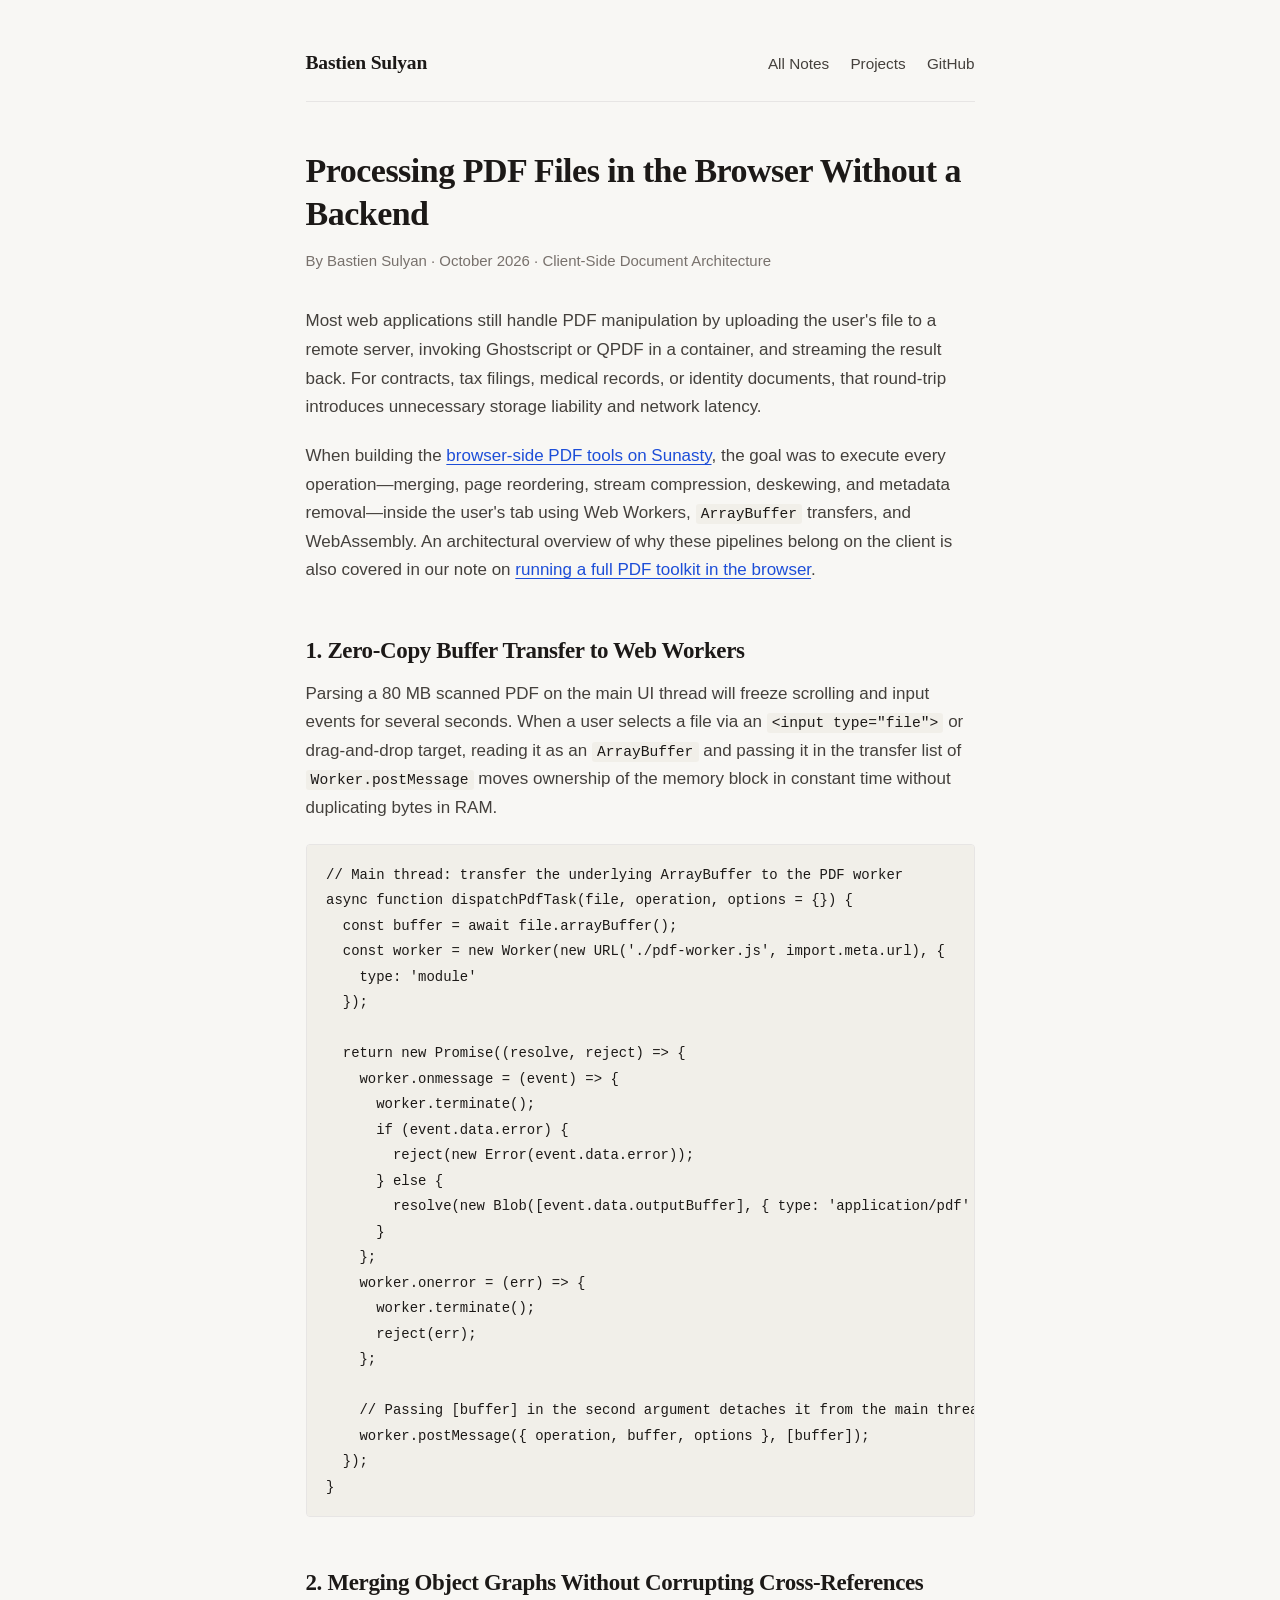
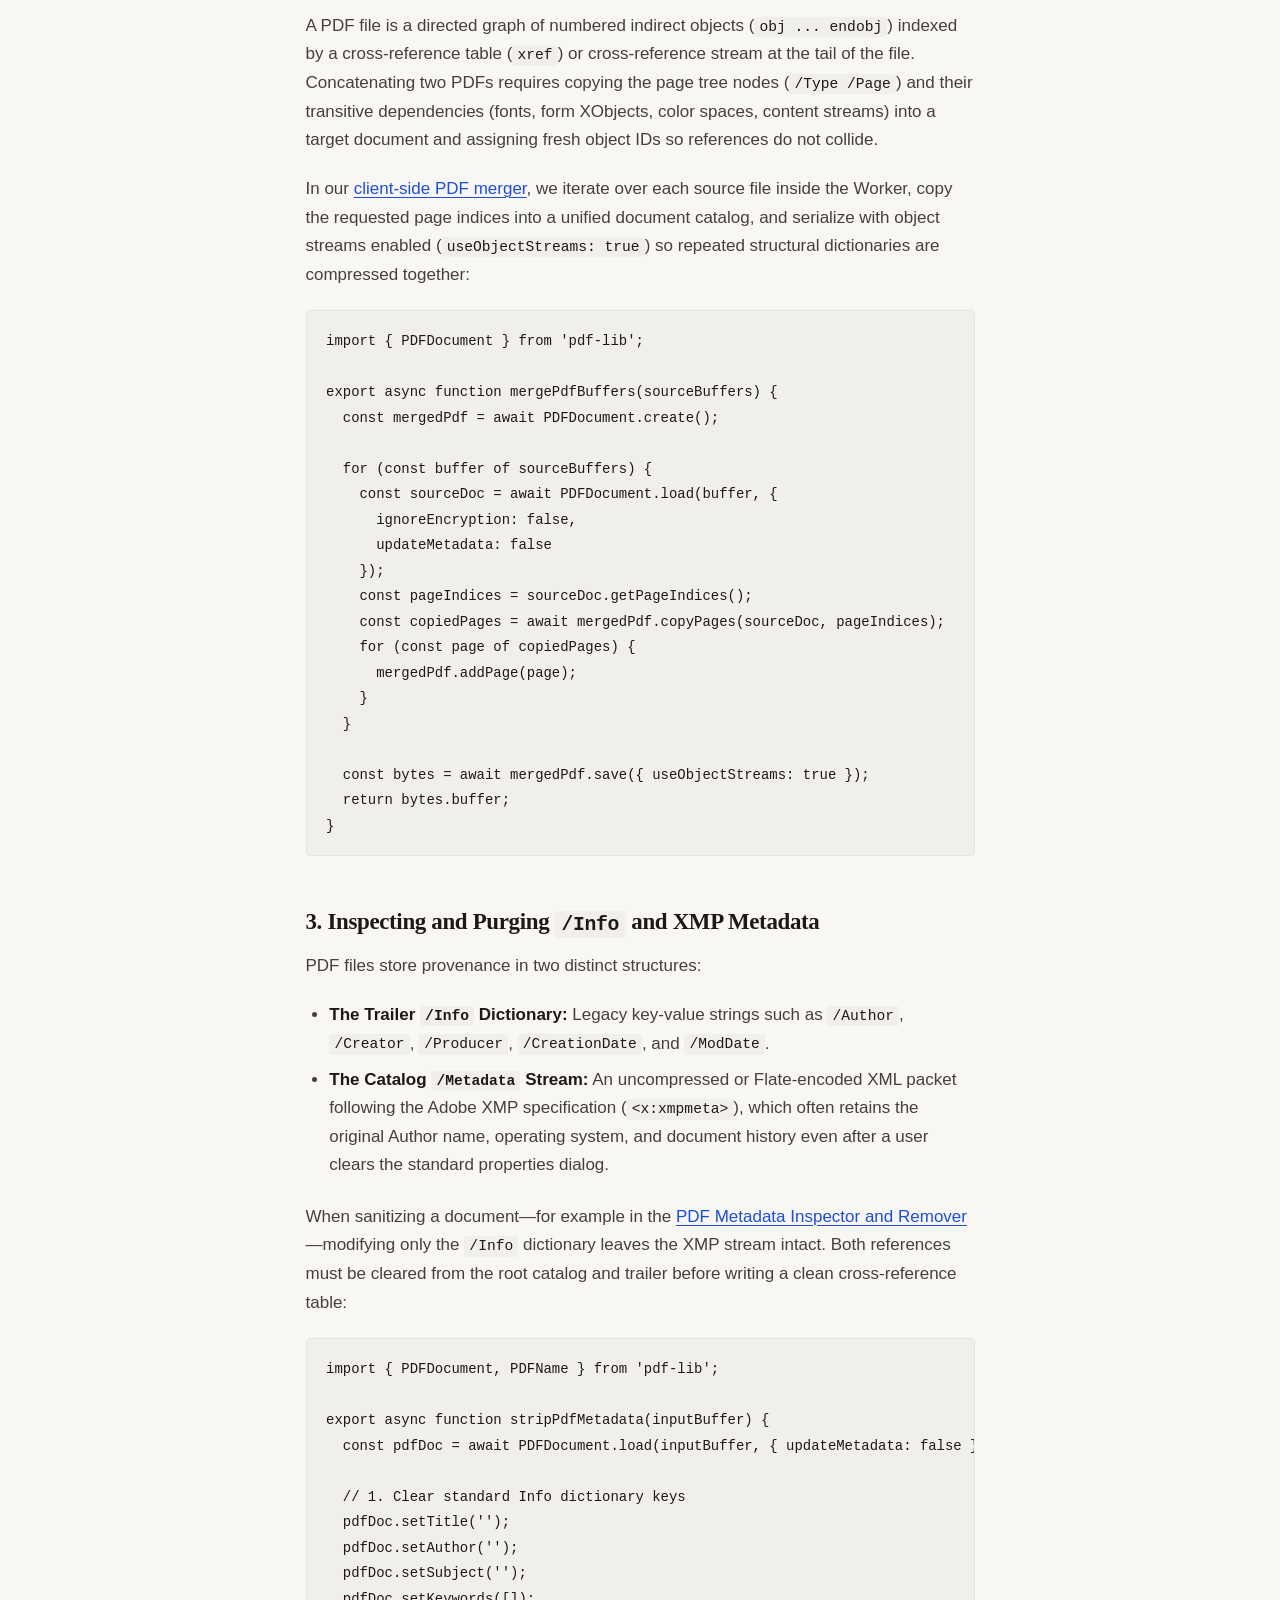
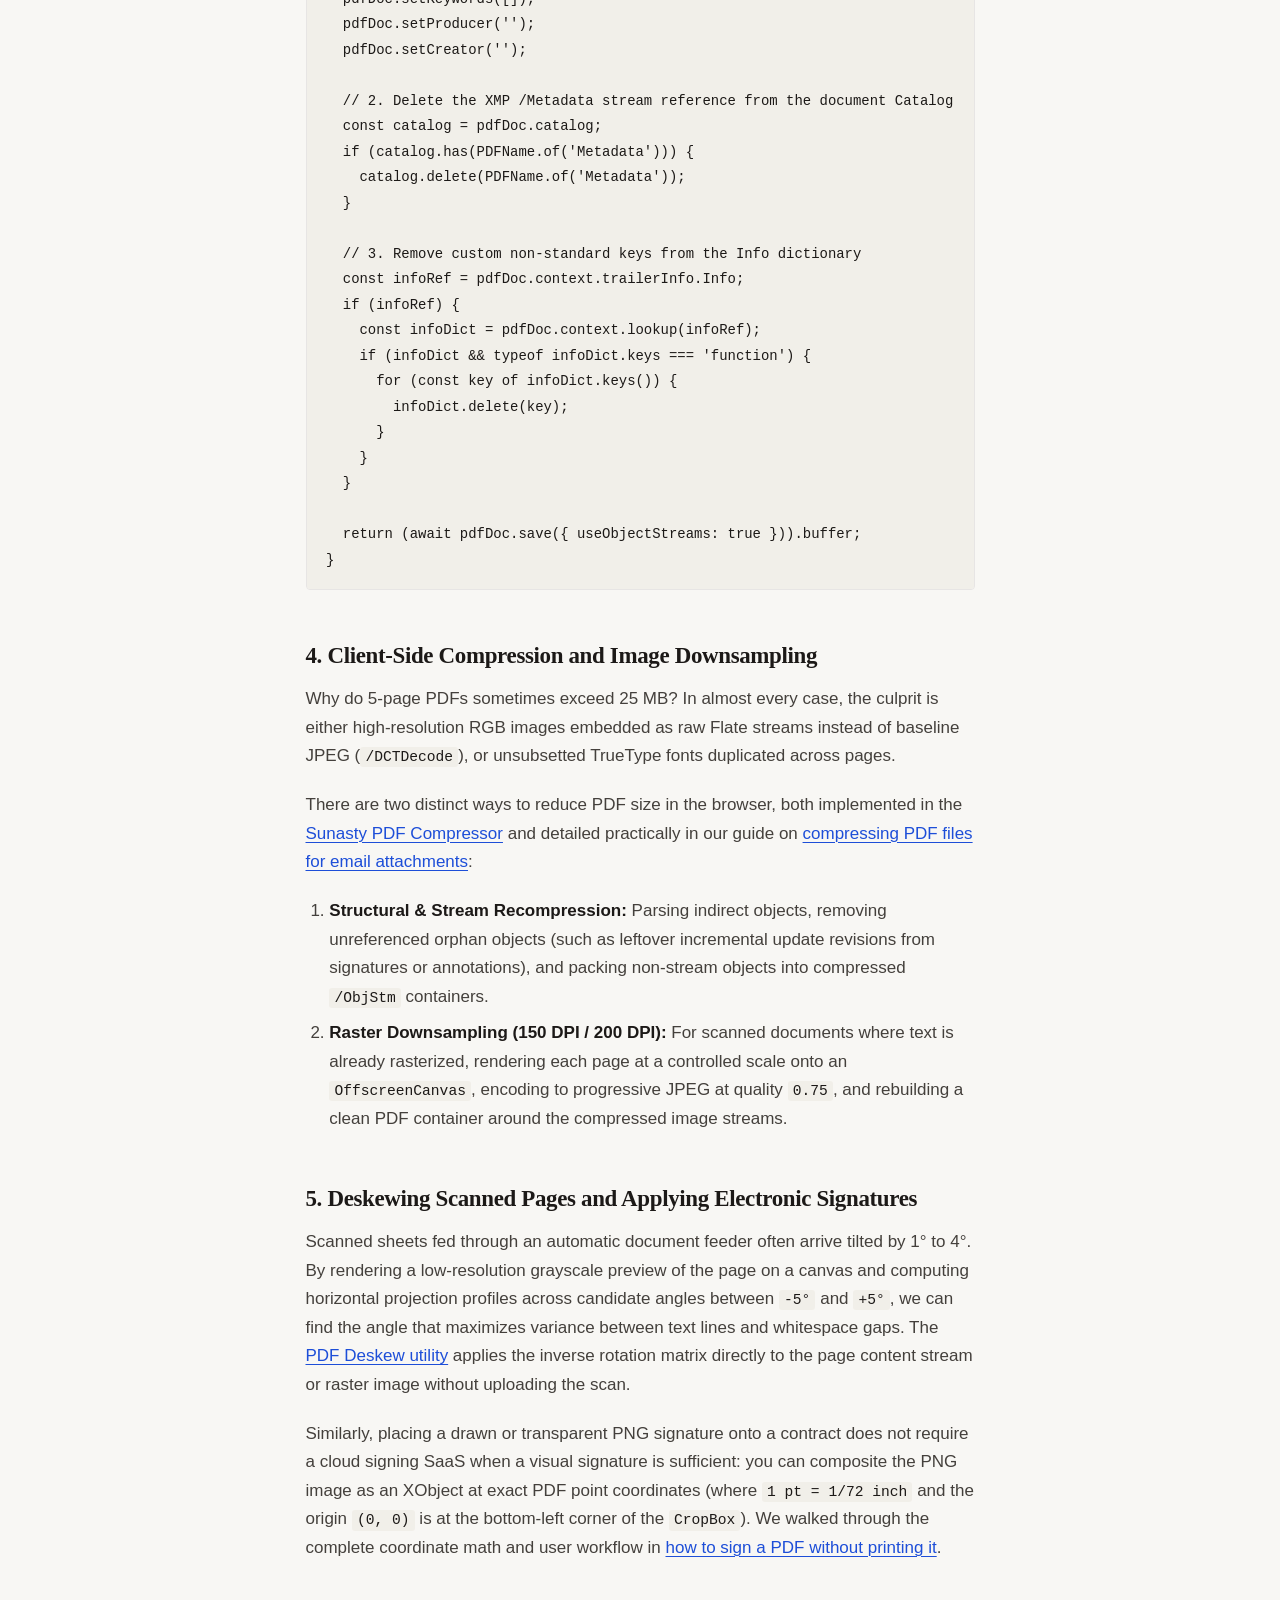
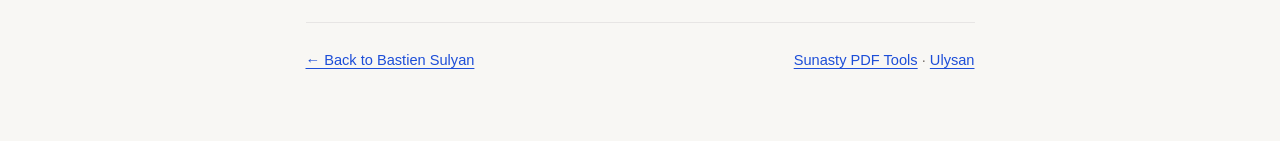
<file: notes/client-side-pdf-processing/index.html>
<!DOCTYPE html>
<html lang="en">
<head>
  <meta charset="utf-8">
  <meta name="viewport" content="width=device-width, initial-scale=1">
  <title>Processing PDF Files in the Browser Without a Backend — Bastien Sulyan</title>
  <meta name="description" content="Technical notes on parsing, merging, compressing, and sanitizing PDF documents directly in the browser using ArrayBuffers, Web Workers, and client-side PDF parsers.">
  <link rel="canonical" href="https://bsulyan.github.io/notes/client-side-pdf-processing/">
  <link rel="stylesheet" href="/style.css">
  <script type="application/ld+json">
  {
    "@context": "https://schema.org",
    "@type": "TechArticle",
    "headline": "Processing PDF Files in the Browser Without a Backend",
    "author": {
      "@type": "Person",
      "name": "Bastien Sulyan",
      "url": "https://bsulyan.github.io/"
    },
    "datePublished": "2026-10-22",
    "url": "https://bsulyan.github.io/notes/client-side-pdf-processing/"
  }
  </script>
</head>
<body>
  <div class="container">
    <header class="site-header">
      <a href="/" class="site-title">Bastien Sulyan</a>
      <nav class="site-nav" aria-label="Main navigation">
        <a href="/#notes">All Notes</a>
        <a href="/#projects">Projects</a>
        <a href="https://github.com/bsulyan">GitHub</a>
      </nav>
    </header>

    <main>
      <article>
        <h1>Processing PDF Files in the Browser Without a Backend</h1>
        <p class="meta">By Bastien Sulyan · October 2026 · Client-Side Document Architecture</p>

        <p>
          Most web applications still handle PDF manipulation by uploading the user's file to a remote server, invoking Ghostscript or QPDF in a container, and streaming the result back. For contracts, tax filings, medical records, or identity documents, that round-trip introduces unnecessary storage liability and network latency.
        </p>
        <p>
          When building the <a href="https://sunasty.com/pdf/">browser-side PDF tools on Sunasty</a>, the goal was to execute every operation—merging, page reordering, stream compression, deskewing, and metadata removal—inside the user's tab using Web Workers, <code>ArrayBuffer</code> transfers, and WebAssembly. An architectural overview of why these pipelines belong on the client is also covered in our note on <a href="https://sunasty.com/articles/pdf-toolkit-browser/">running a full PDF toolkit in the browser</a>.
        </p>

        <h2>1. Zero-Copy Buffer Transfer to Web Workers</h2>
        <p>
          Parsing a 80 MB scanned PDF on the main UI thread will freeze scrolling and input events for several seconds. When a user selects a file via an <code>&lt;input type="file"&gt;</code> or drag-and-drop target, reading it as an <code>ArrayBuffer</code> and passing it in the transfer list of <code>Worker.postMessage</code> moves ownership of the memory block in constant time without duplicating bytes in RAM.
        </p>

<pre><code>// Main thread: transfer the underlying ArrayBuffer to the PDF worker
async function dispatchPdfTask(file, operation, options = {}) {
  const buffer = await file.arrayBuffer();
  const worker = new Worker(new URL('./pdf-worker.js', import.meta.url), {
    type: 'module'
  });

  return new Promise((resolve, reject) => {
    worker.onmessage = (event) => {
      worker.terminate();
      if (event.data.error) {
        reject(new Error(event.data.error));
      } else {
        resolve(new Blob([event.data.outputBuffer], { type: 'application/pdf' }));
      }
    };
    worker.onerror = (err) => {
      worker.terminate();
      reject(err);
    };

    // Passing [buffer] in the second argument detaches it from the main thread
    worker.postMessage({ operation, buffer, options }, [buffer]);
  });
}</code></pre>

        <h2>2. Merging Object Graphs Without Corrupting Cross-References</h2>
        <p>
          A PDF file is a directed graph of numbered indirect objects (<code>obj ... endobj</code>) indexed by a cross-reference table (<code>xref</code>) or cross-reference stream at the tail of the file. Concatenating two PDFs requires copying the page tree nodes (<code>/Type /Page</code>) and their transitive dependencies (fonts, form XObjects, color spaces, content streams) into a target document and assigning fresh object IDs so references do not collide.
        </p>
        <p>
          In our <a href="https://sunasty.com/pdf-merge/">client-side PDF merger</a>, we iterate over each source file inside the Worker, copy the requested page indices into a unified document catalog, and serialize with object streams enabled (<code>useObjectStreams: true</code>) so repeated structural dictionaries are compressed together:
        </p>

<pre><code>import { PDFDocument } from 'pdf-lib';

export async function mergePdfBuffers(sourceBuffers) {
  const mergedPdf = await PDFDocument.create();

  for (const buffer of sourceBuffers) {
    const sourceDoc = await PDFDocument.load(buffer, {
      ignoreEncryption: false,
      updateMetadata: false
    });
    const pageIndices = sourceDoc.getPageIndices();
    const copiedPages = await mergedPdf.copyPages(sourceDoc, pageIndices);
    for (const page of copiedPages) {
      mergedPdf.addPage(page);
    }
  }

  const bytes = await mergedPdf.save({ useObjectStreams: true });
  return bytes.buffer;
}</code></pre>

        <h2>3. Inspecting and Purging <code>/Info</code> and XMP Metadata</h2>
        <p>
          PDF files store provenance in two distinct structures:
        </p>
        <ul>
          <li>
            <strong>The Trailer <code>/Info</code> Dictionary:</strong> Legacy key-value strings such as <code>/Author</code>, <code>/Creator</code>, <code>/Producer</code>, <code>/CreationDate</code>, and <code>/ModDate</code>.
          </li>
          <li>
            <strong>The Catalog <code>/Metadata</code> Stream:</strong> An uncompressed or Flate-encoded XML packet following the Adobe XMP specification (<code>&lt;x:xmpmeta&gt;</code>), which often retains the original Author name, operating system, and document history even after a user clears the standard properties dialog.
          </li>
        </ul>
        <p>
          When sanitizing a document—for example in the <a href="https://sunasty.com/pdf-metadata/">PDF Metadata Inspector and Remover</a>—modifying only the <code>/Info</code> dictionary leaves the XMP stream intact. Both references must be cleared from the root catalog and trailer before writing a clean cross-reference table:
        </p>

<pre><code>import { PDFDocument, PDFName } from 'pdf-lib';

export async function stripPdfMetadata(inputBuffer) {
  const pdfDoc = await PDFDocument.load(inputBuffer, { updateMetadata: false });

  // 1. Clear standard Info dictionary keys
  pdfDoc.setTitle('');
  pdfDoc.setAuthor('');
  pdfDoc.setSubject('');
  pdfDoc.setKeywords([]);
  pdfDoc.setProducer('');
  pdfDoc.setCreator('');

  // 2. Delete the XMP /Metadata stream reference from the document Catalog
  const catalog = pdfDoc.catalog;
  if (catalog.has(PDFName.of('Metadata'))) {
    catalog.delete(PDFName.of('Metadata'));
  }

  // 3. Remove custom non-standard keys from the Info dictionary
  const infoRef = pdfDoc.context.trailerInfo.Info;
  if (infoRef) {
    const infoDict = pdfDoc.context.lookup(infoRef);
    if (infoDict && typeof infoDict.keys === 'function') {
      for (const key of infoDict.keys()) {
        infoDict.delete(key);
      }
    }
  }

  return (await pdfDoc.save({ useObjectStreams: true })).buffer;
}</code></pre>

        <h2>4. Client-Side Compression and Image Downsampling</h2>
        <p>
          Why do 5-page PDFs sometimes exceed 25 MB? In almost every case, the culprit is either high-resolution RGB images embedded as raw Flate streams instead of baseline JPEG (<code>/DCTDecode</code>), or unsubsetted TrueType fonts duplicated across pages.
        </p>
        <p>
          There are two distinct ways to reduce PDF size in the browser, both implemented in the <a href="https://sunasty.com/pdf-compress/">Sunasty PDF Compressor</a> and detailed practically in our guide on <a href="https://sunasty.com/guides/compress-pdf-for-email/">compressing PDF files for email attachments</a>:
        </p>
        <ol>
          <li>
            <strong>Structural &amp; Stream Recompression:</strong> Parsing indirect objects, removing unreferenced orphan objects (such as leftover incremental update revisions from signatures or annotations), and packing non-stream objects into compressed <code>/ObjStm</code> containers.
          </li>
          <li>
            <strong>Raster Downsampling (150 DPI / 200 DPI):</strong> For scanned documents where text is already rasterized, rendering each page at a controlled scale onto an <code>OffscreenCanvas</code>, encoding to progressive JPEG at quality <code>0.75</code>, and rebuilding a clean PDF container around the compressed image streams.
          </li>
        </ol>

        <h2>5. Deskewing Scanned Pages and Applying Electronic Signatures</h2>
        <p>
          Scanned sheets fed through an automatic document feeder often arrive tilted by 1° to 4°. By rendering a low-resolution grayscale preview of the page on a canvas and computing horizontal projection profiles across candidate angles between <code>-5°</code> and <code>+5°</code>, we can find the angle that maximizes variance between text lines and whitespace gaps. The <a href="https://sunasty.com/pdf-deskew/">PDF Deskew utility</a> applies the inverse rotation matrix directly to the page content stream or raster image without uploading the scan.
        </p>
        <p>
          Similarly, placing a drawn or transparent PNG signature onto a contract does not require a cloud signing SaaS when a visual signature is sufficient: you can composite the PNG image as an XObject at exact PDF point coordinates (where <code>1 pt = 1/72 inch</code> and the origin <code>(0, 0)</code> is at the bottom-left corner of the <code>CropBox</code>). We walked through the complete coordinate math and user workflow in <a href="https://sunasty.com/guides/sign-pdf-without-printing/">how to sign a PDF without printing it</a>.
        </p>
      </article>
    </main>

    <footer class="site-footer">
      <span><a href="/">← Back to Bastien Sulyan</a></span>
      <span>
        <a href="https://sunasty.com/pdf/">Sunasty PDF Tools</a> ·
        <a href="https://ulysan.fr/">Ulysan</a>
      </span>
    </footer>
  </div>
</body>
</html>
</file>
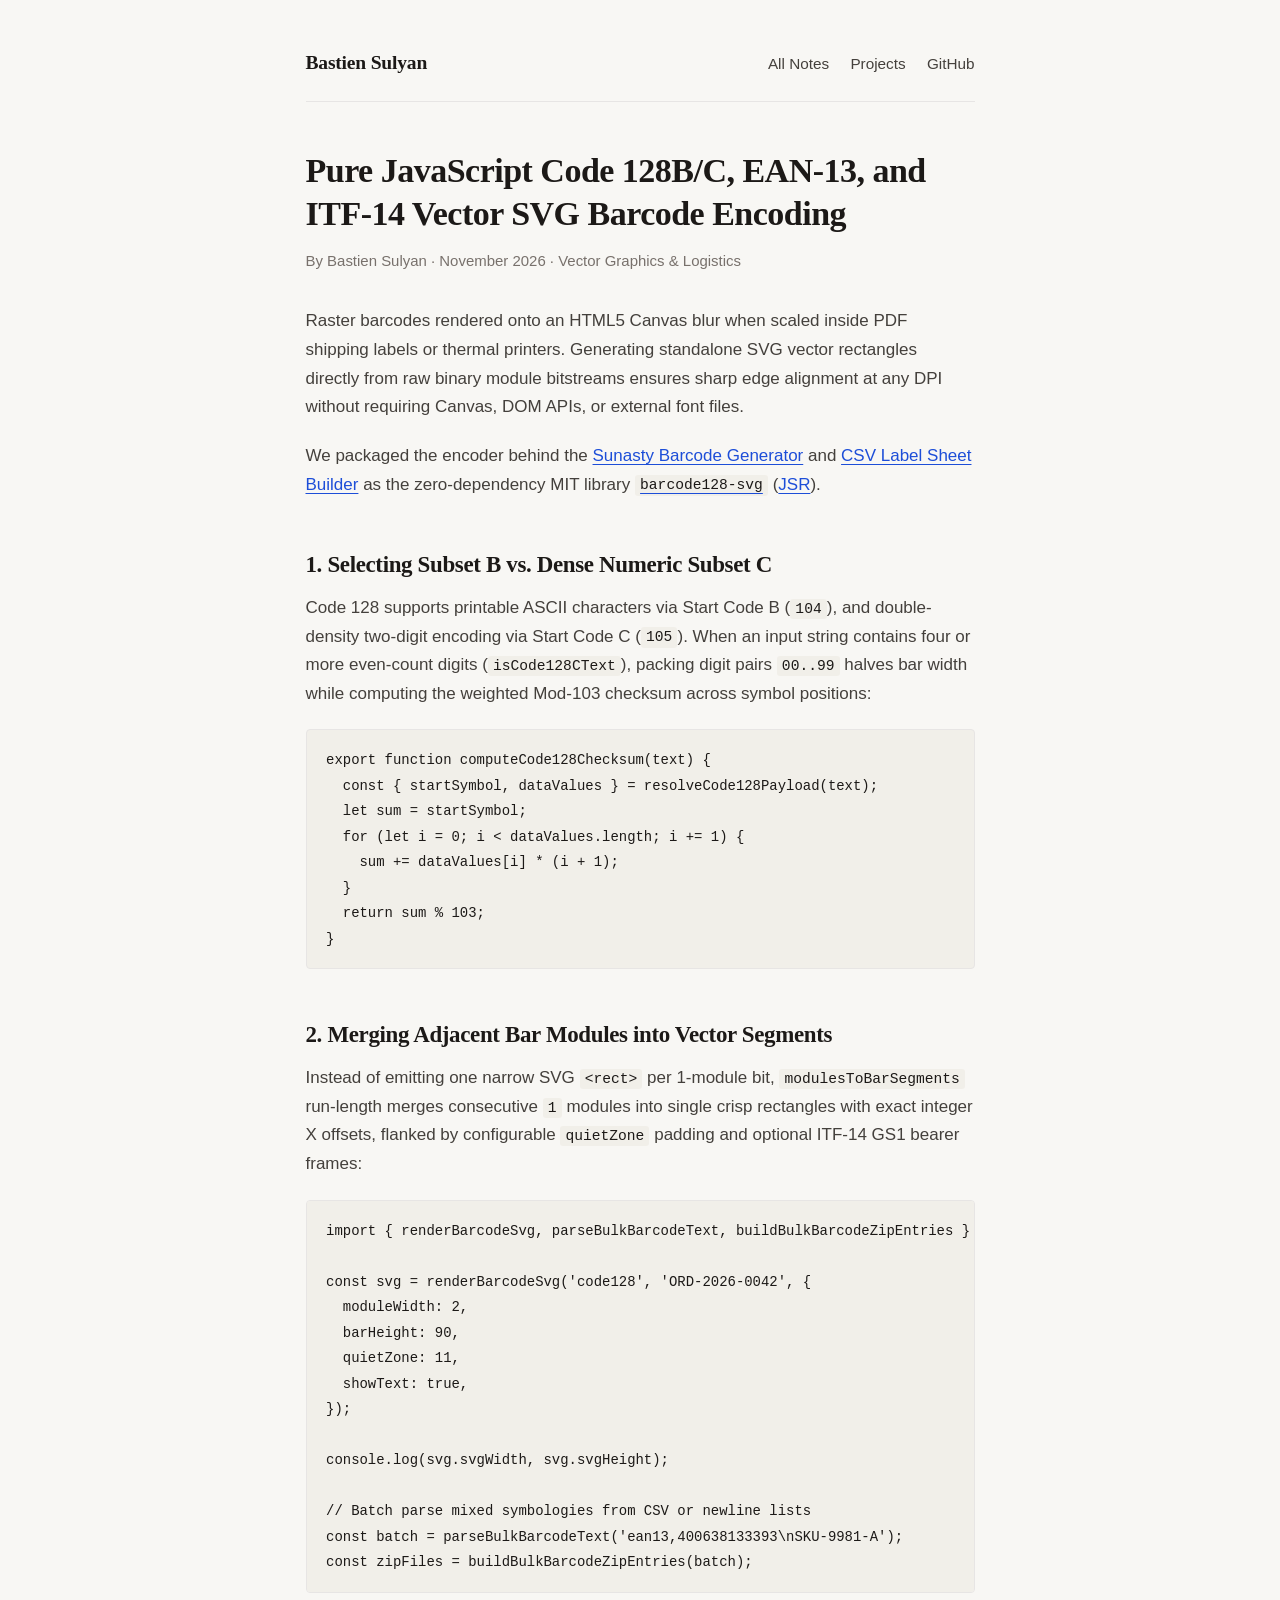
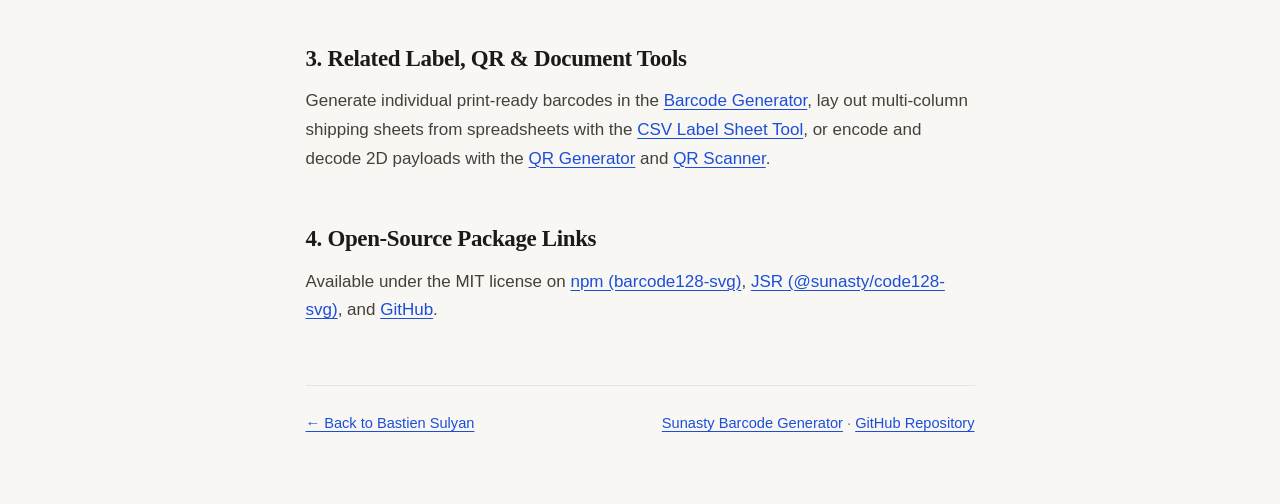
<file: notes/code128-vector-svg-encoding/index.html>
<!DOCTYPE html>
<html lang="en">
<head>
  <meta charset="utf-8">
  <meta name="viewport" content="width=device-width, initial-scale=1">
  <title>Pure JavaScript Code 128B/C, EAN-13 &amp; ITF-14 Vector SVG Barcode Encoding</title>
  <meta name="description" content="Encoding dense Code 128 Subset C numeric pairs, computing GS1 Mod-10 and Mod-103 checksums, and emitting crisp standalone SVG bars without DOM APIs.">
  <link rel="canonical" href="https://bsulyan.github.io/notes/code128-vector-svg-encoding/">
  <link rel="stylesheet" href="/style.css">
  <script type="application/ld+json">
  {
    "@context": "https://schema.org",
    "@type": "TechArticle",
    "headline": "Pure JavaScript Code 128B/C, EAN-13, and ITF-14 Vector SVG Barcode Encoding",
    "author": {
      "@type": "Person",
      "name": "Bastien Sulyan",
      "url": "https://bsulyan.github.io/"
    },
    "datePublished": "2026-11-24",
    "url": "https://bsulyan.github.io/notes/code128-vector-svg-encoding/"
  }
  </script>
</head>
<body>
  <div class="container">
    <header class="site-header">
      <a href="/" class="site-title">Bastien Sulyan</a>
      <nav class="site-nav" aria-label="Main navigation">
        <a href="/#notes">All Notes</a>
        <a href="/#projects">Projects</a>
        <a href="https://github.com/bsulyan">GitHub</a>
      </nav>
    </header>

    <main>
      <article>
        <h1>Pure JavaScript Code 128B/C, EAN-13, and ITF-14 Vector SVG Barcode Encoding</h1>
        <p class="meta">By Bastien Sulyan · November 2026 · Vector Graphics &amp; Logistics</p>

        <p>
          Raster barcodes rendered onto an HTML5 Canvas blur when scaled inside PDF shipping labels or thermal printers. Generating standalone SVG vector rectangles directly from raw binary module bitstreams ensures sharp edge alignment at any DPI without requiring Canvas, DOM APIs, or external font files.
        </p>
        <p>
          We packaged the encoder behind the <a href="https://sunasty.com/barcode-generator/">Sunasty Barcode Generator</a> and <a href="https://sunasty.com/csv-label-sheet/">CSV Label Sheet Builder</a> as the zero-dependency MIT library <a href="https://www.npmjs.com/package/barcode128-svg"><code>barcode128-svg</code></a> (<a href="https://jsr.io/@sunasty/code128-svg">JSR</a>).
        </p>

        <h2>1. Selecting Subset B vs. Dense Numeric Subset C</h2>
        <p>
          Code 128 supports printable ASCII characters via Start Code B (<code>104</code>), and double-density two-digit encoding via Start Code C (<code>105</code>). When an input string contains four or more even-count digits (<code>isCode128CText</code>), packing digit pairs <code>00..99</code> halves bar width while computing the weighted Mod-103 checksum across symbol positions:
        </p>

<pre><code>export function computeCode128Checksum(text) {
  const { startSymbol, dataValues } = resolveCode128Payload(text);
  let sum = startSymbol;
  for (let i = 0; i &lt; dataValues.length; i += 1) {
    sum += dataValues[i] * (i + 1);
  }
  return sum % 103;
}</code></pre>

        <h2>2. Merging Adjacent Bar Modules into Vector Segments</h2>
        <p>
          Instead of emitting one narrow SVG <code>&lt;rect&gt;</code> per 1-module bit, <code>modulesToBarSegments</code> run-length merges consecutive <code>1</code> modules into single crisp rectangles with exact integer X offsets, flanked by configurable <code>quietZone</code> padding and optional ITF-14 GS1 bearer frames:
        </p>

<pre><code>import { renderBarcodeSvg, parseBulkBarcodeText, buildBulkBarcodeZipEntries } from 'barcode128-svg';

const svg = renderBarcodeSvg('code128', 'ORD-2026-0042', {
  moduleWidth: 2,
  barHeight: 90,
  quietZone: 11,
  showText: true,
});

console.log(svg.svgWidth, svg.svgHeight);

// Batch parse mixed symbologies from CSV or newline lists
const batch = parseBulkBarcodeText('ean13,400638133393\nSKU-9981-A');
const zipFiles = buildBulkBarcodeZipEntries(batch);</code></pre>

        <h2>3. Related Label, QR &amp; Document Tools</h2>
        <p>
          Generate individual print-ready barcodes in the <a href="https://sunasty.com/barcode-generator/">Barcode Generator</a>, lay out multi-column shipping sheets from spreadsheets with the <a href="https://sunasty.com/csv-label-sheet/">CSV Label Sheet Tool</a>, or encode and decode 2D payloads with the <a href="https://sunasty.com/qr-code/">QR Generator</a> and <a href="https://sunasty.com/qr-scan/">QR Scanner</a>.
        </p>

        <h2>4. Open-Source Package Links</h2>
        <p>
          Available under the MIT license on <a href="https://www.npmjs.com/package/barcode128-svg">npm (barcode128-svg)</a>, <a href="https://jsr.io/@sunasty/code128-svg">JSR (@sunasty/code128-svg)</a>, and <a href="https://github.com/bsulyan/sunasty-code128-svg">GitHub</a>.
        </p>
      </article>
    </main>

    <footer class="site-footer">
      <span><a href="/">← Back to Bastien Sulyan</a></span>
      <span>
        <a href="https://sunasty.com/barcode-generator/">Sunasty Barcode Generator</a> ·
        <a href="https://github.com/bsulyan/sunasty-code128-svg">GitHub Repository</a>
      </span>
    </footer>
  </div>
</body>
</html>
</file>
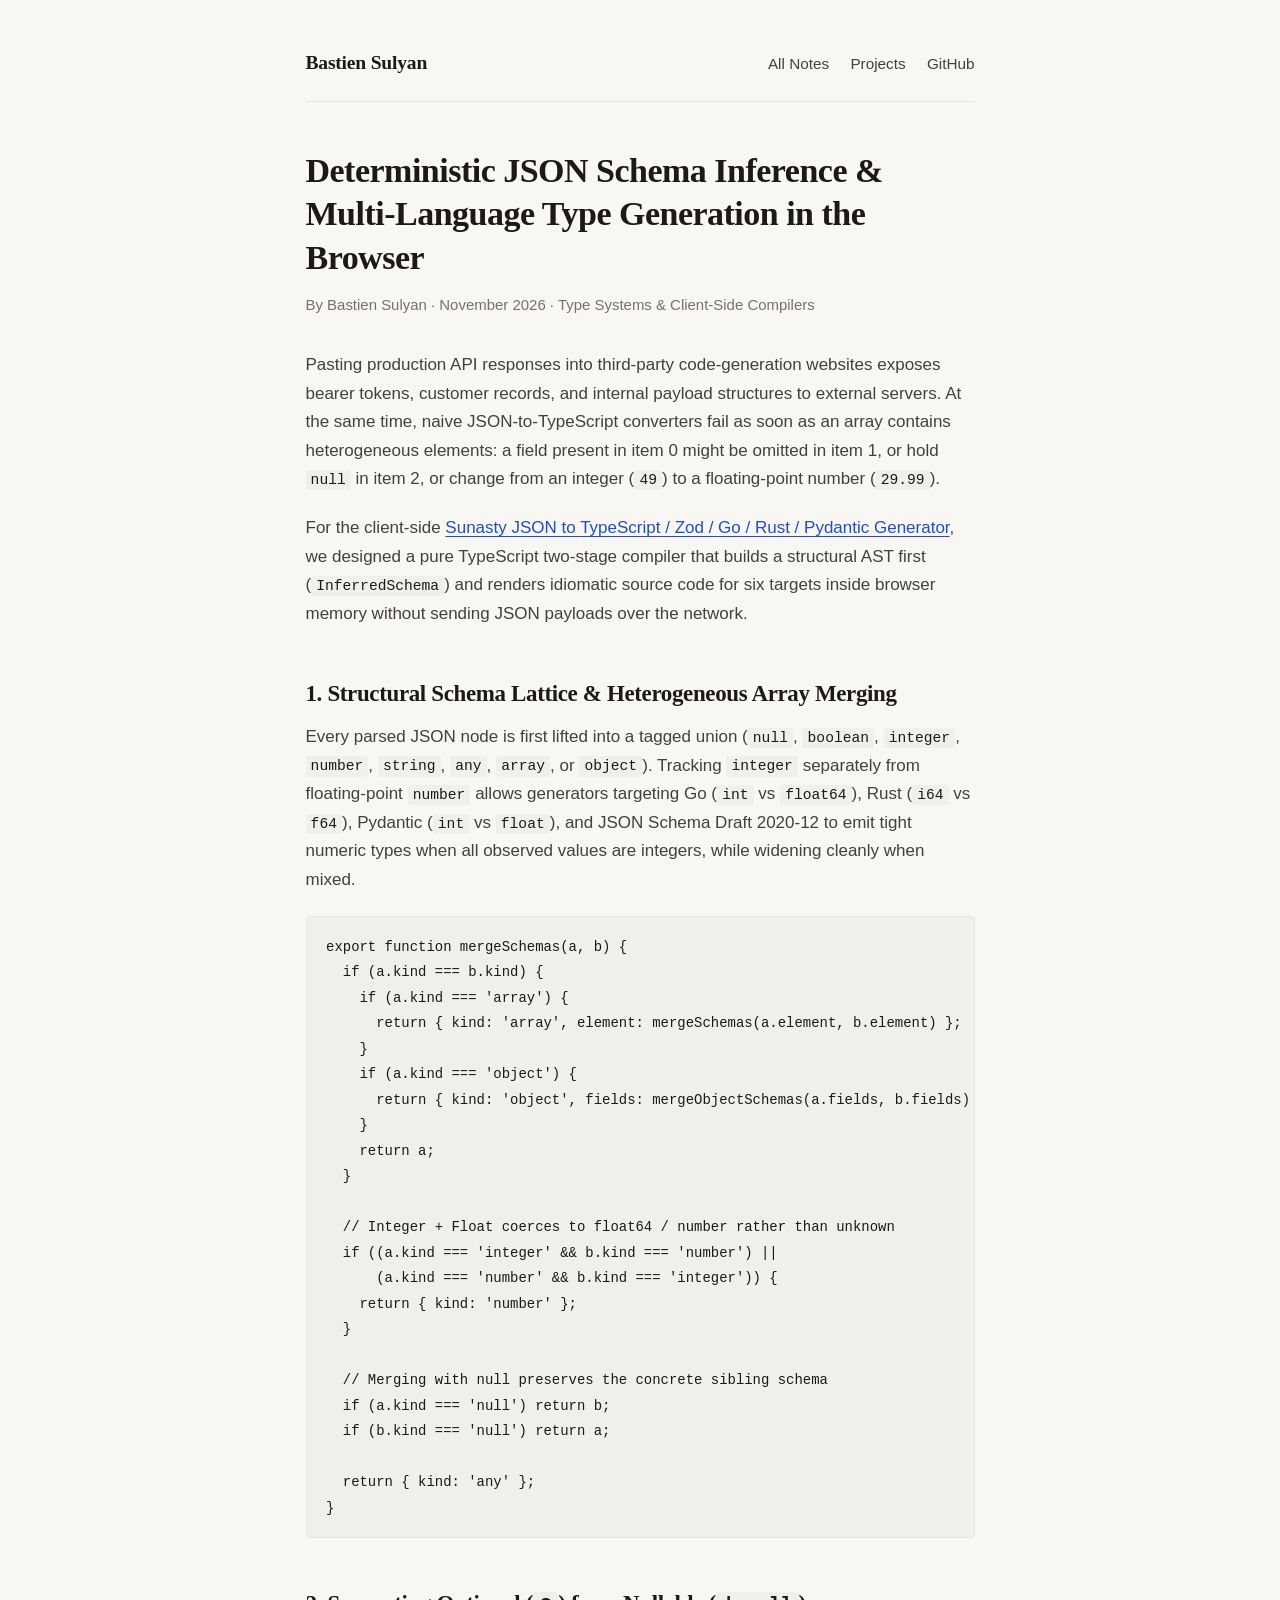
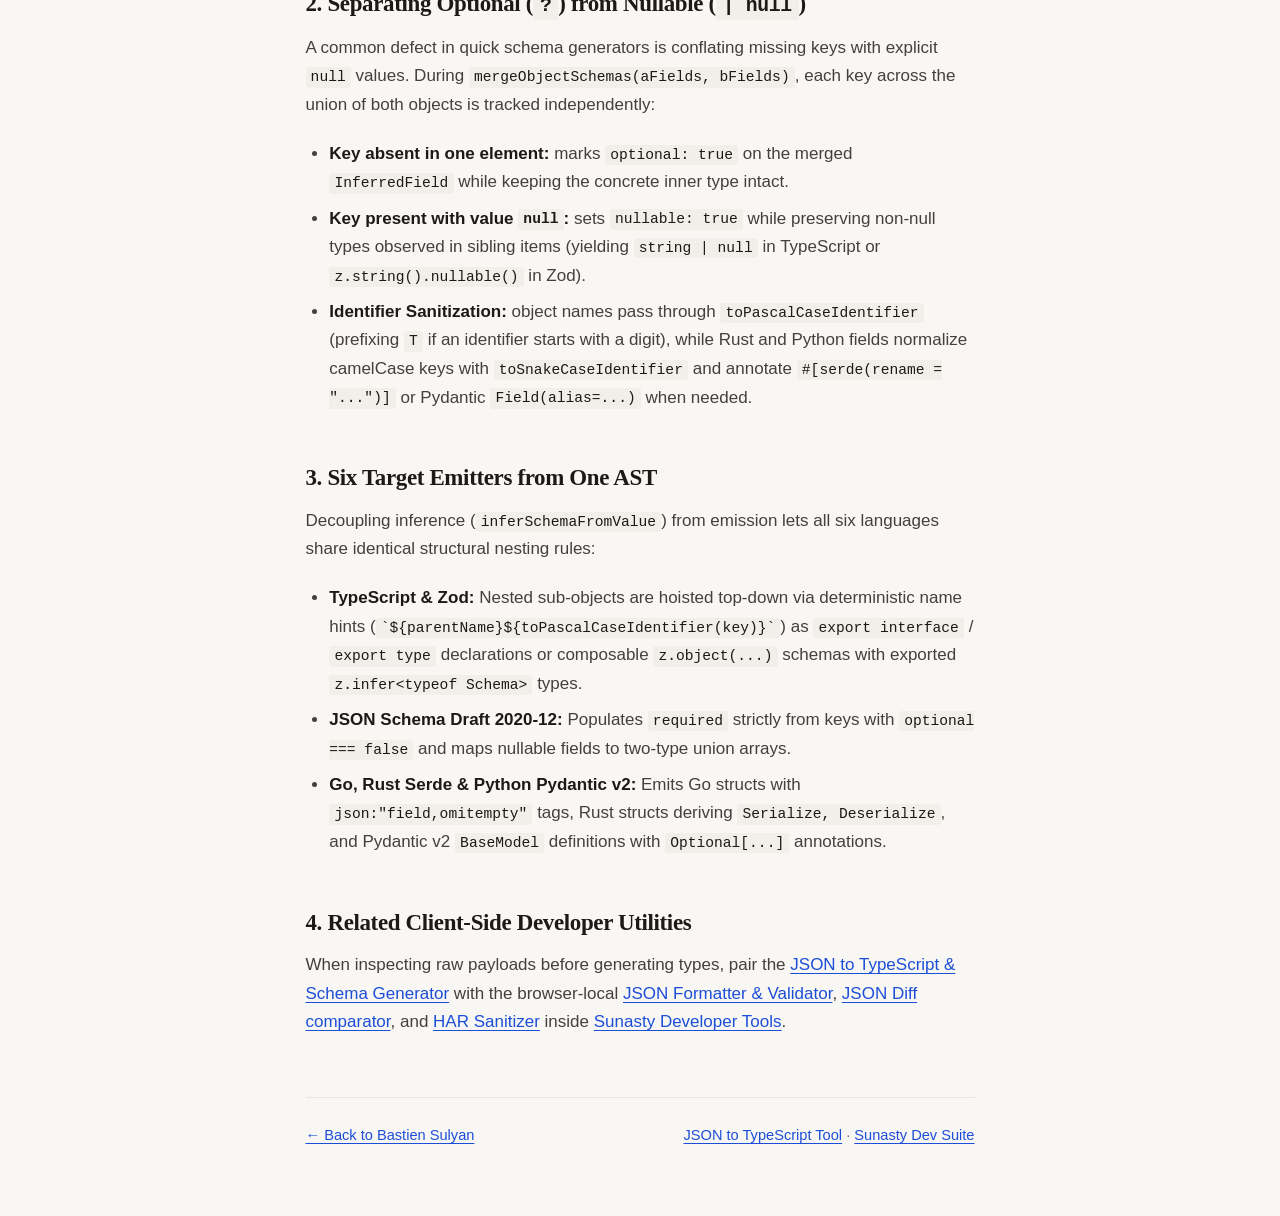
<file: notes/deterministic-json-to-typescript-inference/index.html>
<!DOCTYPE html>
<html lang="en">
<head>
  <meta charset="utf-8">
  <meta name="viewport" content="width=device-width, initial-scale=1">
  <title>Deterministic JSON Schema Inference &amp; Multi-Language Type Generation in the Browser</title>
  <meta name="description" content="Inferring structural AST schemas across heterogeneous JSON arrays in TypeScript to emit interfaces, Zod schemas, JSON Schema 2020-12, Go structs, Rust Serde, and Pydantic v2 models client-side.">
  <link rel="canonical" href="https://bsulyan.github.io/notes/deterministic-json-to-typescript-inference/">
  <link rel="stylesheet" href="/style.css">
  <script type="application/ld+json">
  {
    "@context": "https://schema.org",
    "@type": "TechArticle",
    "headline": "Deterministic JSON Schema Inference & Multi-Language Type Generation in the Browser",
    "author": {
      "@type": "Person",
      "name": "Bastien Sulyan",
      "url": "https://bsulyan.github.io/"
    },
    "datePublished": "2026-11-25",
    "url": "https://bsulyan.github.io/notes/deterministic-json-to-typescript-inference/"
  }
  </script>
</head>
<body>
  <div class="container">
    <header class="site-header">
      <a href="/" class="site-title">Bastien Sulyan</a>
      <nav class="site-nav" aria-label="Main navigation">
        <a href="/#notes">All Notes</a>
        <a href="/#projects">Projects</a>
        <a href="https://github.com/bsulyan">GitHub</a>
      </nav>
    </header>

    <main>
      <article>
        <h1>Deterministic JSON Schema Inference &amp; Multi-Language Type Generation in the Browser</h1>
        <p class="meta">By Bastien Sulyan · November 2026 · Type Systems &amp; Client-Side Compilers</p>

        <p>
          Pasting production API responses into third-party code-generation websites exposes bearer tokens, customer records, and internal payload structures to external servers. At the same time, naive JSON-to-TypeScript converters fail as soon as an array contains heterogeneous elements: a field present in item 0 might be omitted in item 1, or hold <code>null</code> in item 2, or change from an integer (<code>49</code>) to a floating-point number (<code>29.99</code>).
        </p>
        <p>
          For the client-side <a href="https://sunasty.com/json-to-types/">Sunasty JSON to TypeScript / Zod / Go / Rust / Pydantic Generator</a>, we designed a pure TypeScript two-stage compiler that builds a structural AST first (<code>InferredSchema</code>) and renders idiomatic source code for six targets inside browser memory without sending JSON payloads over the network.
        </p>

        <h2>1. Structural Schema Lattice &amp; Heterogeneous Array Merging</h2>
        <p>
          Every parsed JSON node is first lifted into a tagged union (<code>null</code>, <code>boolean</code>, <code>integer</code>, <code>number</code>, <code>string</code>, <code>any</code>, <code>array</code>, or <code>object</code>). Tracking <code>integer</code> separately from floating-point <code>number</code> allows generators targeting Go (<code>int</code> vs <code>float64</code>), Rust (<code>i64</code> vs <code>f64</code>), Pydantic (<code>int</code> vs <code>float</code>), and JSON Schema Draft 2020-12 to emit tight numeric types when all observed values are integers, while widening cleanly when mixed.
        </p>

<pre><code>export function mergeSchemas(a, b) {
  if (a.kind === b.kind) {
    if (a.kind === 'array') {
      return { kind: 'array', element: mergeSchemas(a.element, b.element) };
    }
    if (a.kind === 'object') {
      return { kind: 'object', fields: mergeObjectSchemas(a.fields, b.fields) };
    }
    return a;
  }

  // Integer + Float coerces to float64 / number rather than unknown
  if ((a.kind === 'integer' && b.kind === 'number') ||
      (a.kind === 'number' && b.kind === 'integer')) {
    return { kind: 'number' };
  }

  // Merging with null preserves the concrete sibling schema
  if (a.kind === 'null') return b;
  if (b.kind === 'null') return a;

  return { kind: 'any' };
}</code></pre>

        <h2>2. Separating Optional (<code>?</code>) from Nullable (<code>| null</code>)</h2>
        <p>
          A common defect in quick schema generators is conflating missing keys with explicit <code>null</code> values. During <code>mergeObjectSchemas(aFields, bFields)</code>, each key across the union of both objects is tracked independently:
        </p>
        <ul>
          <li><strong>Key absent in one element:</strong> marks <code>optional: true</code> on the merged <code>InferredField</code> while keeping the concrete inner type intact.</li>
          <li><strong>Key present with value <code>null</code>:</strong> sets <code>nullable: true</code> while preserving non-null types observed in sibling items (yielding <code>string | null</code> in TypeScript or <code>z.string().nullable()</code> in Zod).</li>
          <li><strong>Identifier Sanitization:</strong> object names pass through <code>toPascalCaseIdentifier</code> (prefixing <code>T</code> if an identifier starts with a digit), while Rust and Python fields normalize camelCase keys with <code>toSnakeCaseIdentifier</code> and annotate <code>#[serde(rename = "...")]</code> or Pydantic <code>Field(alias=...)</code> when needed.</li>
        </ul>

        <h2>3. Six Target Emitters from One AST</h2>
        <p>
          Decoupling inference (<code>inferSchemaFromValue</code>) from emission lets all six languages share identical structural nesting rules:
        </p>
        <ul>
          <li><strong>TypeScript &amp; Zod:</strong> Nested sub-objects are hoisted top-down via deterministic name hints (<code>`${parentName}${toPascalCaseIdentifier(key)}`</code>) as <code>export interface</code> / <code>export type</code> declarations or composable <code>z.object(...)</code> schemas with exported <code>z.infer&lt;typeof Schema&gt;</code> types.</li>
          <li><strong>JSON Schema Draft 2020-12:</strong> Populates <code>required</code> strictly from keys with <code>optional === false</code> and maps nullable fields to two-type union arrays.</li>
          <li><strong>Go, Rust Serde &amp; Python Pydantic v2:</strong> Emits Go structs with <code>json:"field,omitempty"</code> tags, Rust structs deriving <code>Serialize, Deserialize</code>, and Pydantic v2 <code>BaseModel</code> definitions with <code>Optional[...]</code> annotations.</li>
        </ul>

        <h2>4. Related Client-Side Developer Utilities</h2>
        <p>
          When inspecting raw payloads before generating types, pair the <a href="https://sunasty.com/json-to-types/">JSON to TypeScript &amp; Schema Generator</a> with the browser-local <a href="https://sunasty.com/json-formatter/">JSON Formatter &amp; Validator</a>, <a href="https://sunasty.com/json-diff/">JSON Diff comparator</a>, and <a href="https://sunasty.com/har-sanitizer/">HAR Sanitizer</a> inside <a href="https://sunasty.com/dev/">Sunasty Developer Tools</a>.
        </p>
      </article>
    </main>

    <footer class="site-footer">
      <span><a href="/">← Back to Bastien Sulyan</a></span>
      <span>
        <a href="https://sunasty.com/json-to-types/">JSON to TypeScript Tool</a> ·
        <a href="https://sunasty.com/dev/">Sunasty Dev Suite</a>
      </span>
    </footer>
  </div>
</body>
</html>
</file>
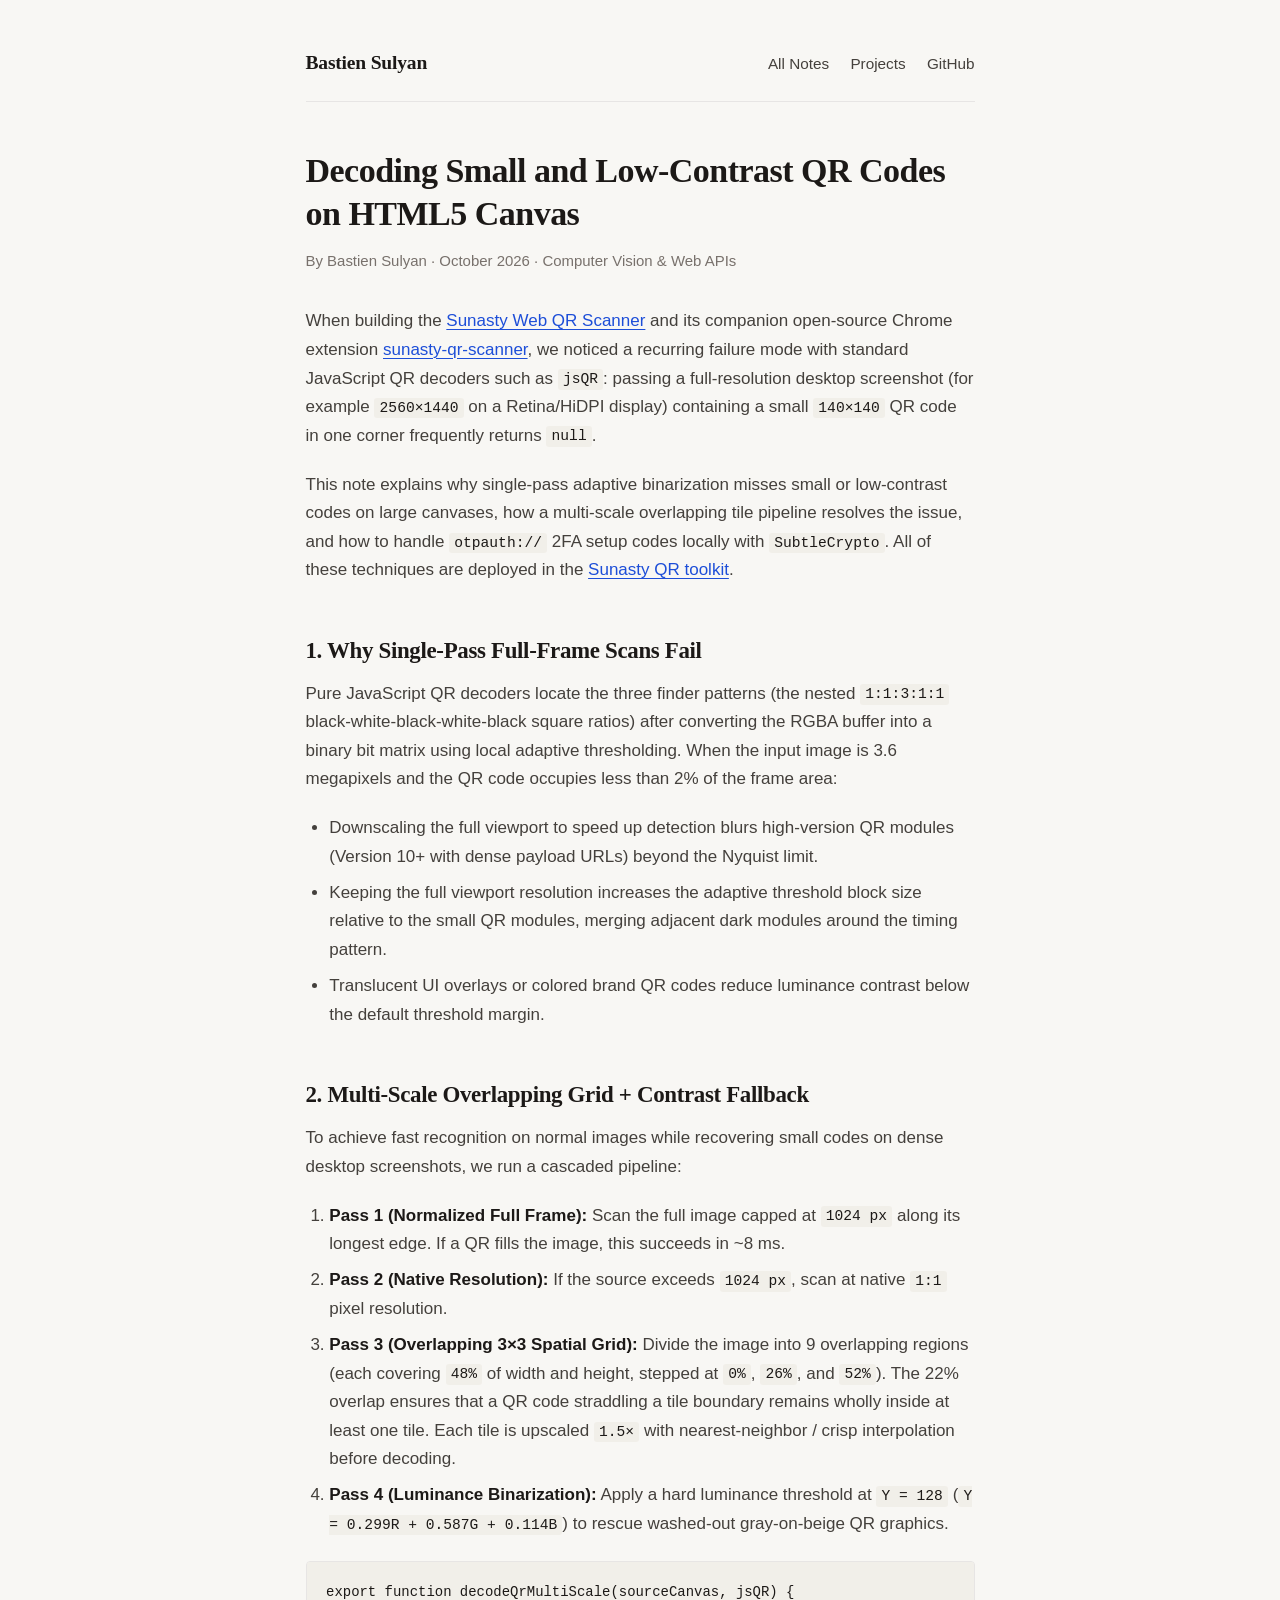
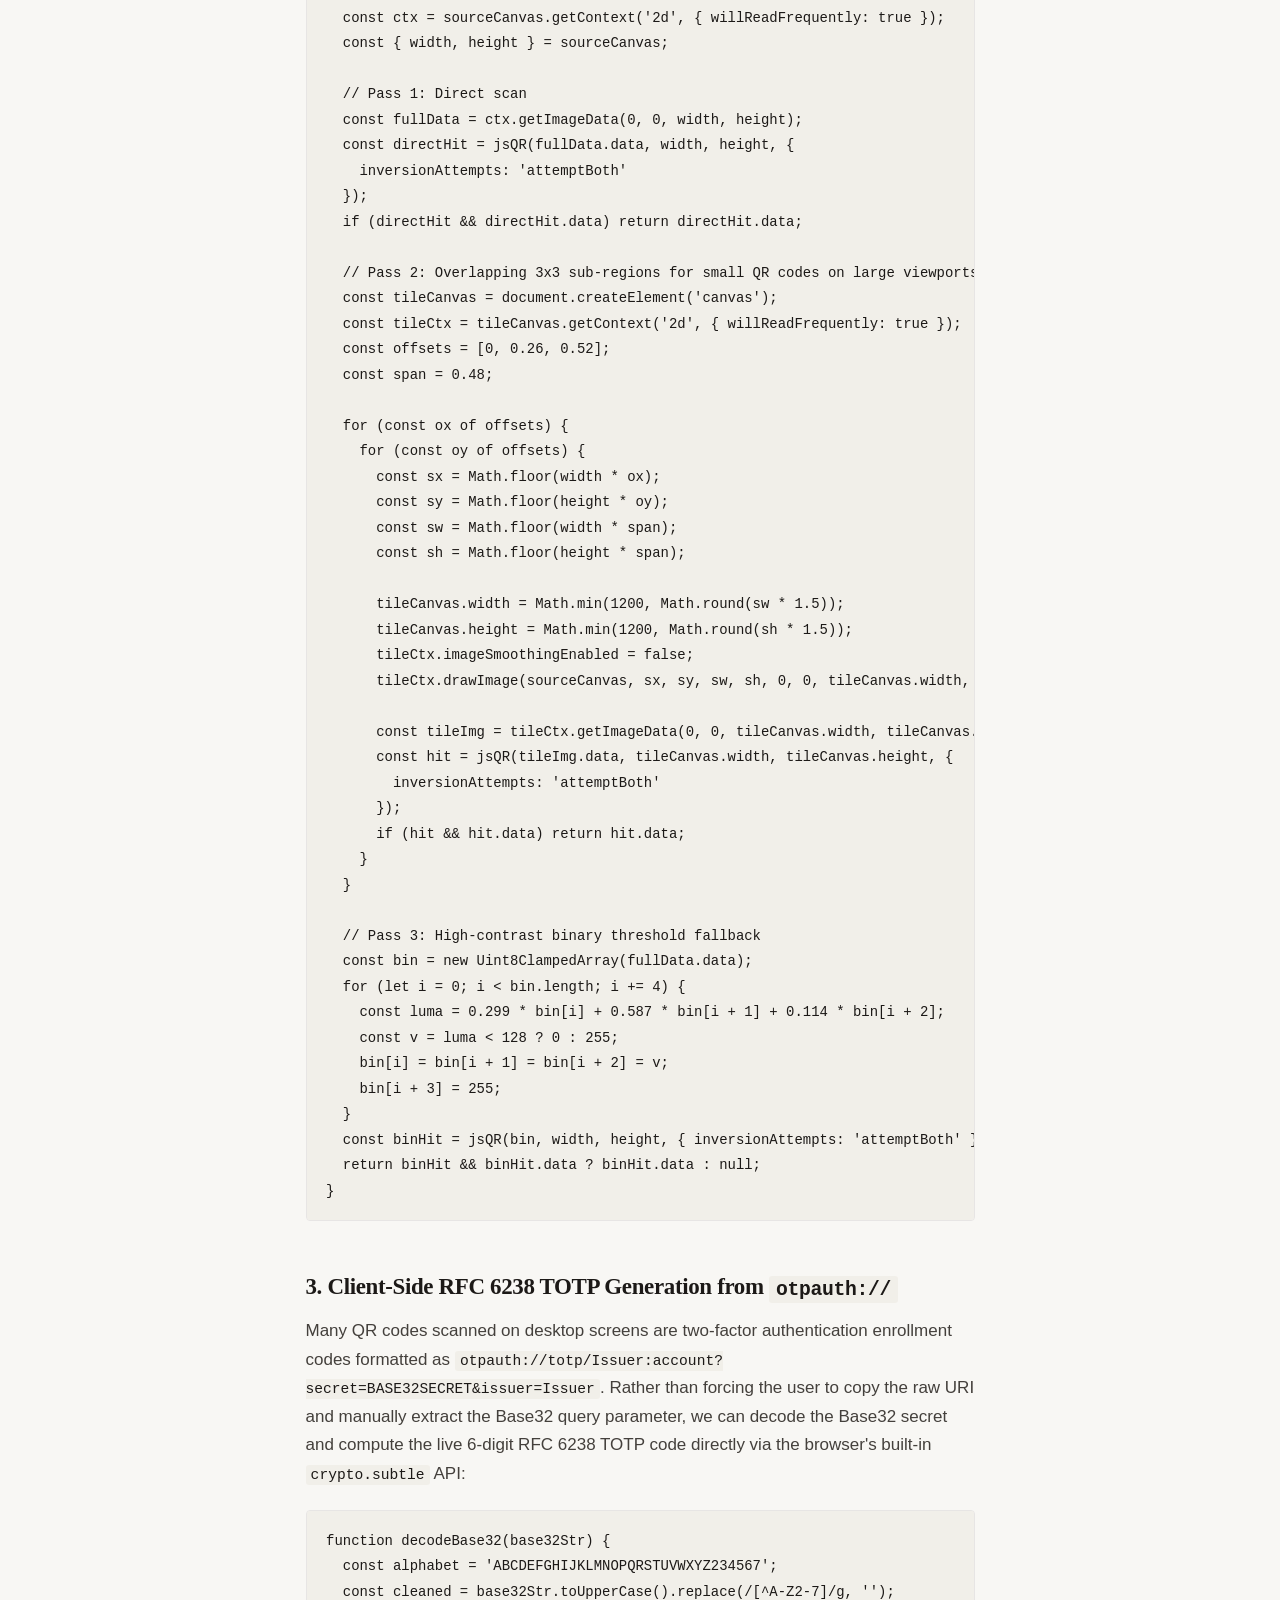
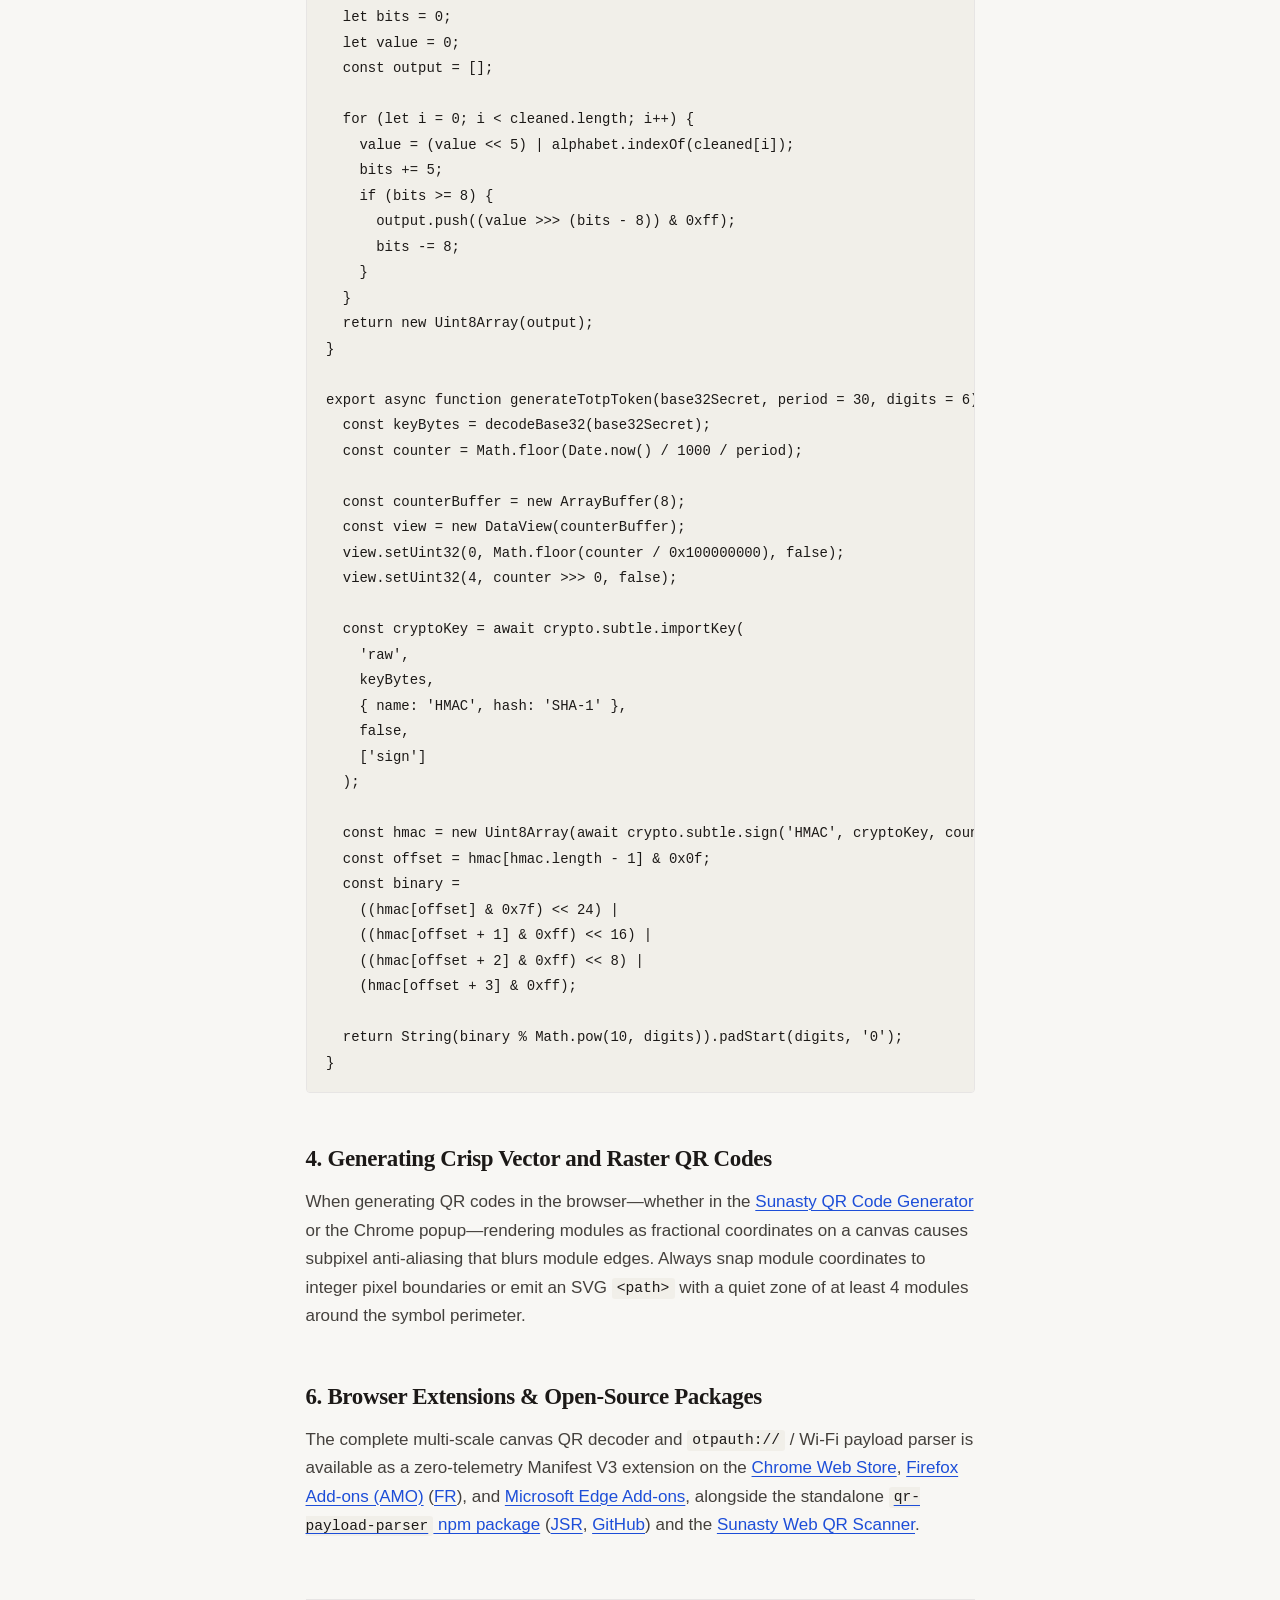
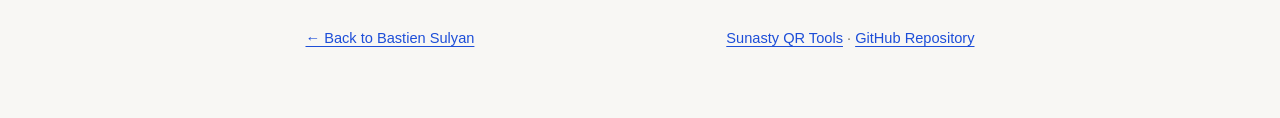
<file: notes/multi-scale-qr-decoding-canvas/index.html>
<!DOCTYPE html>
<html lang="en">
<head>
  <meta charset="utf-8">
  <meta name="viewport" content="width=device-width, initial-scale=1">
  <title>Decoding Small and Low-Contrast QR Codes on HTML5 Canvas — Bastien Sulyan</title>
  <meta name="description" content="Multi-scale canvas tiling, adaptive thresholding, and SubtleCrypto TOTP calculation for reliable client-side QR code scanning in browsers and Chrome extensions.">
  <link rel="canonical" href="https://bsulyan.github.io/notes/multi-scale-qr-decoding-canvas/">
  <link rel="stylesheet" href="/style.css">
  <script type="application/ld+json">
  {
    "@context": "https://schema.org",
    "@type": "TechArticle",
    "headline": "Decoding Small and Low-Contrast QR Codes on HTML5 Canvas",
    "author": {
      "@type": "Person",
      "name": "Bastien Sulyan",
      "url": "https://bsulyan.github.io/"
    },
    "datePublished": "2026-10-22",
    "url": "https://bsulyan.github.io/notes/multi-scale-qr-decoding-canvas/"
  }
  </script>
</head>
<body>
  <div class="container">
    <header class="site-header">
      <a href="/" class="site-title">Bastien Sulyan</a>
      <nav class="site-nav" aria-label="Main navigation">
        <a href="/#notes">All Notes</a>
        <a href="/#projects">Projects</a>
        <a href="https://github.com/bsulyan">GitHub</a>
      </nav>
    </header>

    <main>
      <article>
        <h1>Decoding Small and Low-Contrast QR Codes on HTML5 Canvas</h1>
        <p class="meta">By Bastien Sulyan · October 2026 · Computer Vision &amp; Web APIs</p>

        <p>
          When building the <a href="https://sunasty.com/qr-scan/">Sunasty Web QR Scanner</a> and its companion open-source Chrome extension <a href="https://github.com/bsulyan/sunasty-qr-scanner">sunasty-qr-scanner</a>, we noticed a recurring failure mode with standard JavaScript QR decoders such as <code>jsQR</code>: passing a full-resolution desktop screenshot (for example <code>2560×1440</code> on a Retina/HiDPI display) containing a small <code>140×140</code> QR code in one corner frequently returns <code>null</code>.
        </p>
        <p>
          This note explains why single-pass adaptive binarization misses small or low-contrast codes on large canvases, how a multi-scale overlapping tile pipeline resolves the issue, and how to handle <code>otpauth://</code> 2FA setup codes locally with <code>SubtleCrypto</code>. All of these techniques are deployed in the <a href="https://sunasty.com/qr/">Sunasty QR toolkit</a>.
        </p>

        <h2>1. Why Single-Pass Full-Frame Scans Fail</h2>
        <p>
          Pure JavaScript QR decoders locate the three finder patterns (the nested <code>1:1:3:1:1</code> black-white-black-white-black square ratios) after converting the RGBA buffer into a binary bit matrix using local adaptive thresholding. When the input image is 3.6 megapixels and the QR code occupies less than 2% of the frame area:
        </p>
        <ul>
          <li>Downscaling the full viewport to speed up detection blurs high-version QR modules (Version 10+ with dense payload URLs) beyond the Nyquist limit.</li>
          <li>Keeping the full viewport resolution increases the adaptive threshold block size relative to the small QR modules, merging adjacent dark modules around the timing pattern.</li>
          <li>Translucent UI overlays or colored brand QR codes reduce luminance contrast below the default threshold margin.</li>
        </ul>

        <h2>2. Multi-Scale Overlapping Grid + Contrast Fallback</h2>
        <p>
          To achieve fast recognition on normal images while recovering small codes on dense desktop screenshots, we run a cascaded pipeline:
        </p>
        <ol>
          <li><strong>Pass 1 (Normalized Full Frame):</strong> Scan the full image capped at <code>1024 px</code> along its longest edge. If a QR fills the image, this succeeds in ~8 ms.</li>
          <li><strong>Pass 2 (Native Resolution):</strong> If the source exceeds <code>1024 px</code>, scan at native <code>1:1</code> pixel resolution.</li>
          <li><strong>Pass 3 (Overlapping 3×3 Spatial Grid):</strong> Divide the image into 9 overlapping regions (each covering <code>48%</code> of width and height, stepped at <code>0%</code>, <code>26%</code>, and <code>52%</code>). The 22% overlap ensures that a QR code straddling a tile boundary remains wholly inside at least one tile. Each tile is upscaled <code>1.5×</code> with nearest-neighbor / crisp interpolation before decoding.</li>
          <li><strong>Pass 4 (Luminance Binarization):</strong> Apply a hard luminance threshold at <code>Y = 128</code> (<code>Y = 0.299R + 0.587G + 0.114B</code>) to rescue washed-out gray-on-beige QR graphics.</li>
        </ol>

<pre><code>export function decodeQrMultiScale(sourceCanvas, jsQR) {
  const ctx = sourceCanvas.getContext('2d', { willReadFrequently: true });
  const { width, height } = sourceCanvas;

  // Pass 1: Direct scan
  const fullData = ctx.getImageData(0, 0, width, height);
  const directHit = jsQR(fullData.data, width, height, {
    inversionAttempts: 'attemptBoth'
  });
  if (directHit && directHit.data) return directHit.data;

  // Pass 2: Overlapping 3x3 sub-regions for small QR codes on large viewports
  const tileCanvas = document.createElement('canvas');
  const tileCtx = tileCanvas.getContext('2d', { willReadFrequently: true });
  const offsets = [0, 0.26, 0.52];
  const span = 0.48;

  for (const ox of offsets) {
    for (const oy of offsets) {
      const sx = Math.floor(width * ox);
      const sy = Math.floor(height * oy);
      const sw = Math.floor(width * span);
      const sh = Math.floor(height * span);

      tileCanvas.width = Math.min(1200, Math.round(sw * 1.5));
      tileCanvas.height = Math.min(1200, Math.round(sh * 1.5));
      tileCtx.imageSmoothingEnabled = false;
      tileCtx.drawImage(sourceCanvas, sx, sy, sw, sh, 0, 0, tileCanvas.width, tileCanvas.height);

      const tileImg = tileCtx.getImageData(0, 0, tileCanvas.width, tileCanvas.height);
      const hit = jsQR(tileImg.data, tileCanvas.width, tileCanvas.height, {
        inversionAttempts: 'attemptBoth'
      });
      if (hit && hit.data) return hit.data;
    }
  }

  // Pass 3: High-contrast binary threshold fallback
  const bin = new Uint8ClampedArray(fullData.data);
  for (let i = 0; i &lt; bin.length; i += 4) {
    const luma = 0.299 * bin[i] + 0.587 * bin[i + 1] + 0.114 * bin[i + 2];
    const v = luma &lt; 128 ? 0 : 255;
    bin[i] = bin[i + 1] = bin[i + 2] = v;
    bin[i + 3] = 255;
  }
  const binHit = jsQR(bin, width, height, { inversionAttempts: 'attemptBoth' });
  return binHit && binHit.data ? binHit.data : null;
}</code></pre>

        <h2>3. Client-Side RFC 6238 TOTP Generation from <code>otpauth://</code></h2>
        <p>
          Many QR codes scanned on desktop screens are two-factor authentication enrollment codes formatted as <code>otpauth://totp/Issuer:account?secret=BASE32SECRET&amp;issuer=Issuer</code>. Rather than forcing the user to copy the raw URI and manually extract the Base32 query parameter, we can decode the Base32 secret and compute the live 6-digit RFC 6238 TOTP code directly via the browser's built-in <code>crypto.subtle</code> API:
        </p>

<pre><code>function decodeBase32(base32Str) {
  const alphabet = 'ABCDEFGHIJKLMNOPQRSTUVWXYZ234567';
  const cleaned = base32Str.toUpperCase().replace(/[^A-Z2-7]/g, '');
  let bits = 0;
  let value = 0;
  const output = [];

  for (let i = 0; i &lt; cleaned.length; i++) {
    value = (value &lt;&lt; 5) | alphabet.indexOf(cleaned[i]);
    bits += 5;
    if (bits &gt;= 8) {
      output.push((value &gt;&gt;&gt; (bits - 8)) &amp; 0xff);
      bits -= 8;
    }
  }
  return new Uint8Array(output);
}

export async function generateTotpToken(base32Secret, period = 30, digits = 6) {
  const keyBytes = decodeBase32(base32Secret);
  const counter = Math.floor(Date.now() / 1000 / period);

  const counterBuffer = new ArrayBuffer(8);
  const view = new DataView(counterBuffer);
  view.setUint32(0, Math.floor(counter / 0x100000000), false);
  view.setUint32(4, counter &gt;&gt;&gt; 0, false);

  const cryptoKey = await crypto.subtle.importKey(
    'raw',
    keyBytes,
    { name: 'HMAC', hash: 'SHA-1' },
    false,
    ['sign']
  );

  const hmac = new Uint8Array(await crypto.subtle.sign('HMAC', cryptoKey, counterBuffer));
  const offset = hmac[hmac.length - 1] &amp; 0x0f;
  const binary =
    ((hmac[offset] &amp; 0x7f) &lt;&lt; 24) |
    ((hmac[offset + 1] &amp; 0xff) &lt;&lt; 16) |
    ((hmac[offset + 2] &amp; 0xff) &lt;&lt; 8) |
    (hmac[offset + 3] &amp; 0xff);

  return String(binary % Math.pow(10, digits)).padStart(digits, '0');
}</code></pre>

        <h2>4. Generating Crisp Vector and Raster QR Codes</h2>
        <p>
          When generating QR codes in the browser—whether in the <a href="https://sunasty.com/qr-code/">Sunasty QR Code Generator</a> or the Chrome popup—rendering modules as fractional coordinates on a canvas causes subpixel anti-aliasing that blurs module edges. Always snap module coordinates to integer pixel boundaries or emit an SVG <code>&lt;path&gt;</code> with a quiet zone of at least 4 modules around the symbol perimeter.
        </p>

        <h2>6. Browser Extensions &amp; Open-Source Packages</h2>
        <p>
          The complete multi-scale canvas QR decoder and <code>otpauth://</code> / Wi-Fi payload parser is available as a zero-telemetry Manifest V3 extension on the
          <a href="https://chromewebstore.google.com/detail/sunasty-qr-code-scanner-g/fbiighpklpogdbnhdapbiijcadhlijcb">Chrome Web Store</a>,
          <a href="https://addons.mozilla.org/en-US/firefox/addon/sunasty-qr-code-scanner-genera/">Firefox Add-ons (AMO)</a> (<a href="https://addons.mozilla.org/fr/firefox/addon/sunasty-qr-code-scanner-genera/">FR</a>), and
          <a href="https://microsoftedge.microsoft.com/addons/detail/sunasty-qr-code-scanner-generator/npbppaegpbeefpfaffjgphjecmgbngab">Microsoft Edge Add-ons</a>,
          alongside the standalone <a href="https://www.npmjs.com/package/qr-payload-parser"><code>qr-payload-parser</code> npm package</a> (<a href="https://jsr.io/@sunasty/qr-payload">JSR</a>, <a href="https://github.com/bsulyan/sunasty-qr-payload">GitHub</a>) and the <a href="https://sunasty.com/qr-scan/">Sunasty Web QR Scanner</a>.
        </p>
      </article>
    </main>

    <footer class="site-footer">
      <span><a href="/">← Back to Bastien Sulyan</a></span>
      <span>
        <a href="https://sunasty.com/qr/">Sunasty QR Tools</a> ·
        <a href="https://github.com/bsulyan/sunasty-qr-scanner">GitHub Repository</a>
      </span>
    </footer>
  </div>
</body>
</html>
</file>
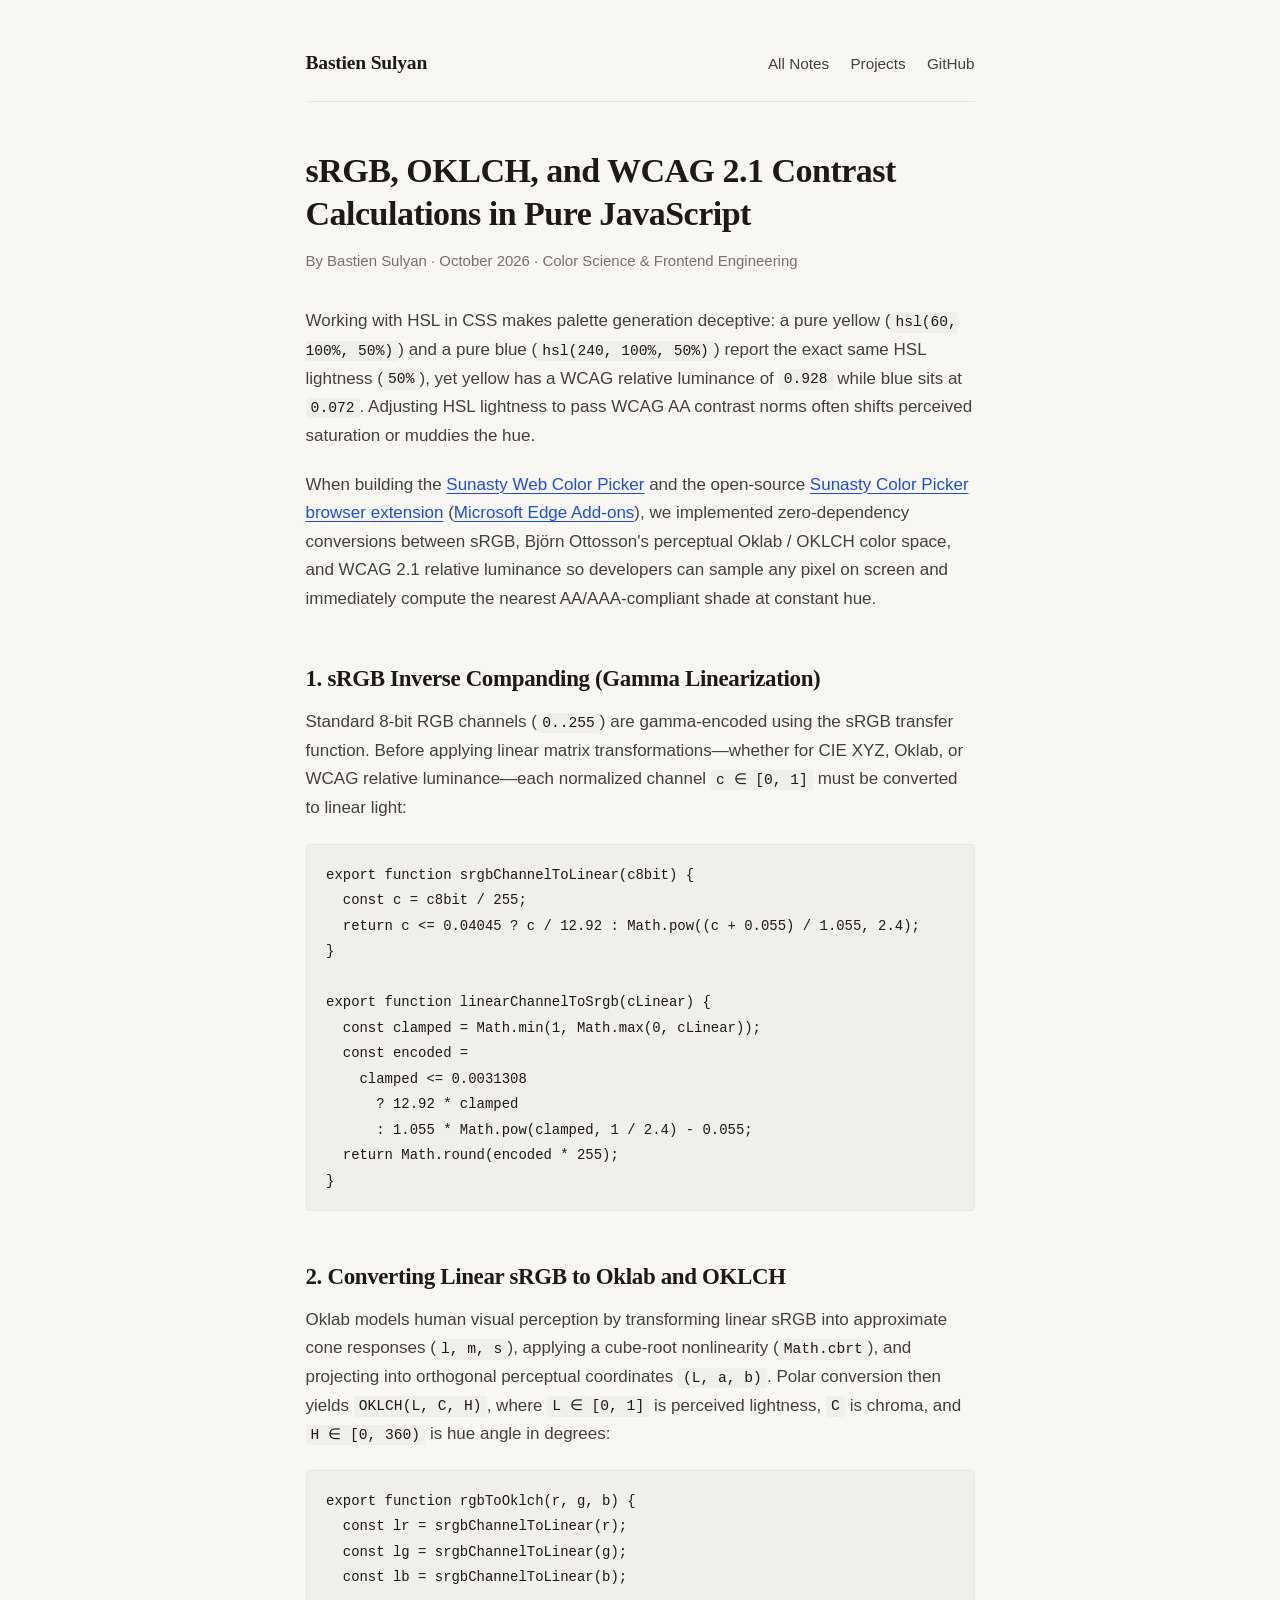
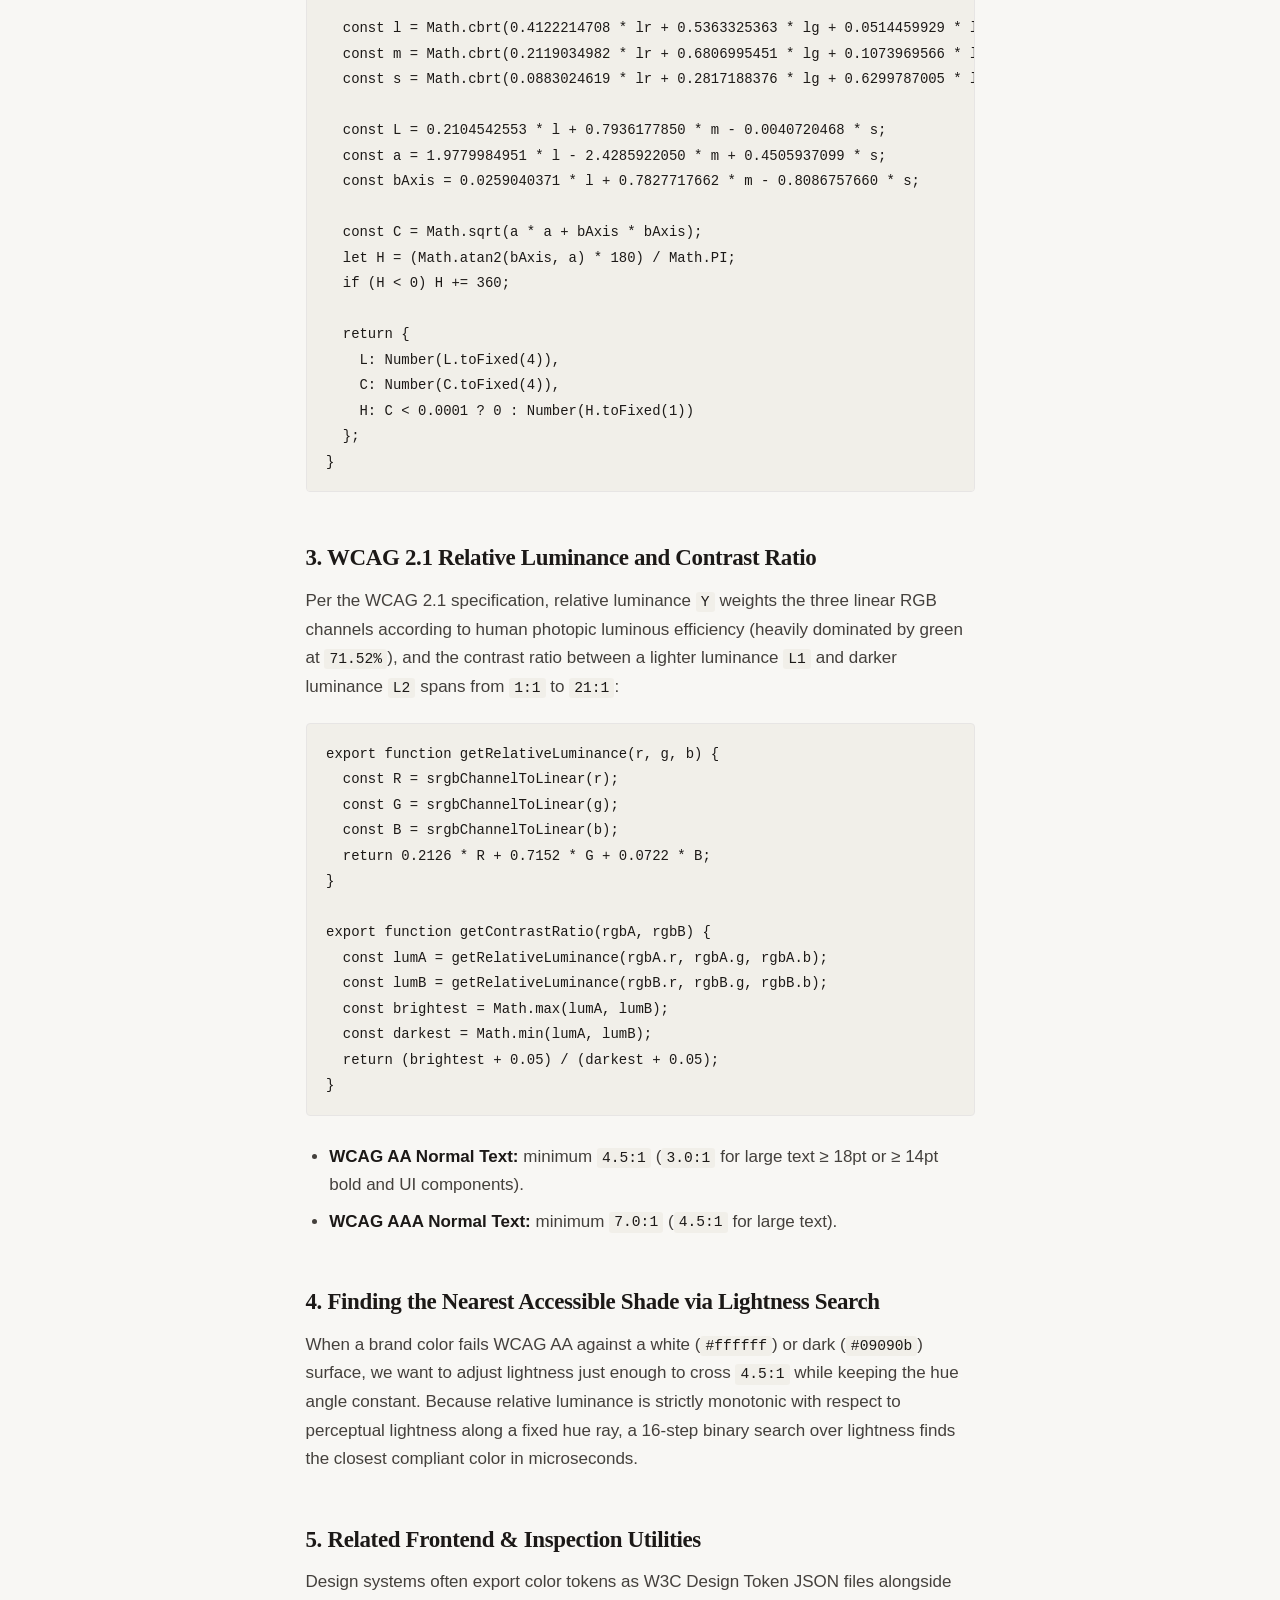
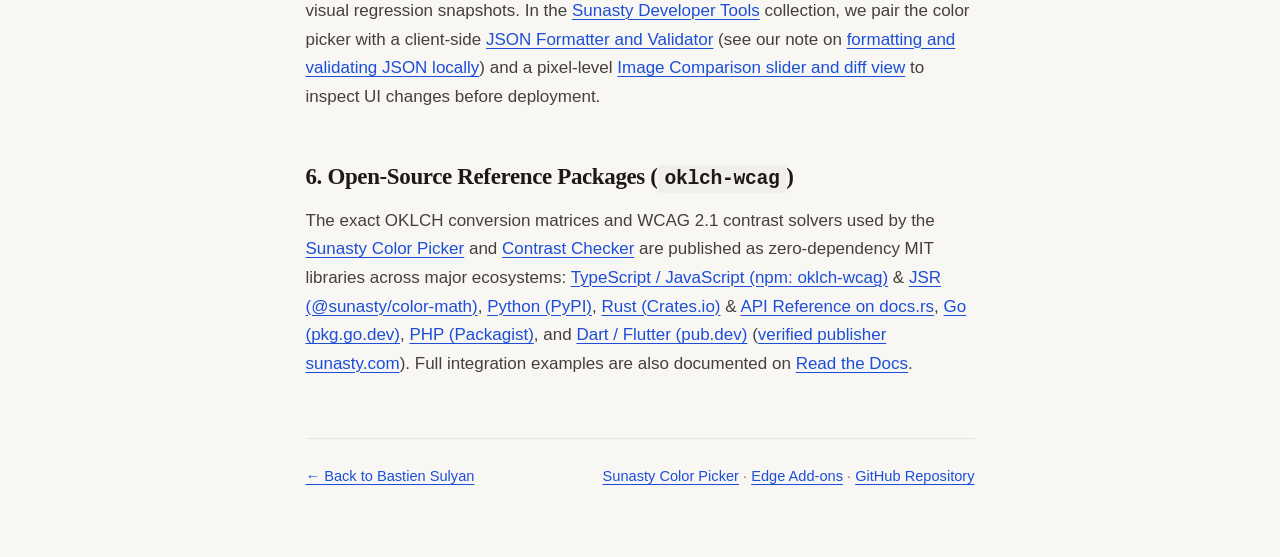
<file: notes/oklch-and-wcag-contrast-math/index.html>
<!DOCTYPE html>
<html lang="en">
<head>
  <meta charset="utf-8">
  <meta name="viewport" content="width=device-width, initial-scale=1">
  <title>sRGB, OKLCH, and WCAG 2.1 Contrast Calculations in Pure JavaScript — Bastien Sulyan</title>
  <meta name="description" content="Exact matrix math for converting sRGB to Oklab/OKLCH, computing WCAG 2.1 relative luminance contrast ratios, and adjusting perceptual lightness L to meet accessibility targets.">
  <link rel="canonical" href="https://bsulyan.github.io/notes/oklch-and-wcag-contrast-math/">
  <link rel="stylesheet" href="/style.css">
  <script type="application/ld+json">
  {
    "@context": "https://schema.org",
    "@type": "TechArticle",
    "headline": "sRGB, OKLCH, and WCAG 2.1 Contrast Calculations in Pure JavaScript",
    "author": {
      "@type": "Person",
      "name": "Bastien Sulyan",
      "url": "https://bsulyan.github.io/"
    },
    "datePublished": "2026-10-22",
    "url": "https://bsulyan.github.io/notes/oklch-and-wcag-contrast-math/"
  }
  </script>
</head>
<body>
  <div class="container">
    <header class="site-header">
      <a href="/" class="site-title">Bastien Sulyan</a>
      <nav class="site-nav" aria-label="Main navigation">
        <a href="/#notes">All Notes</a>
        <a href="/#projects">Projects</a>
        <a href="https://github.com/bsulyan">GitHub</a>
      </nav>
    </header>

    <main>
      <article>
        <h1>sRGB, OKLCH, and WCAG 2.1 Contrast Calculations in Pure JavaScript</h1>
        <p class="meta">By Bastien Sulyan · October 2026 · Color Science &amp; Frontend Engineering</p>

        <p>
          Working with HSL in CSS makes palette generation deceptive: a pure yellow (<code>hsl(60, 100%, 50%)</code>) and a pure blue (<code>hsl(240, 100%, 50%)</code>) report the exact same HSL lightness (<code>50%</code>), yet yellow has a WCAG relative luminance of <code>0.928</code> while blue sits at <code>0.072</code>. Adjusting HSL lightness to pass WCAG AA contrast norms often shifts perceived saturation or muddies the hue.
        </p>
        <p>
          When building the <a href="https://sunasty.com/color-picker/">Sunasty Web Color Picker</a> and the open-source <a href="https://github.com/bsulyan/sunasty-color-picker">Sunasty Color Picker browser extension</a> (<a href="https://microsoftedge.microsoft.com/addons/detail/jcjfhbbmbnehefadhmhhegoccbdcfkgm">Microsoft Edge Add-ons</a>), we implemented zero-dependency conversions between sRGB, Björn Ottosson's perceptual Oklab / OKLCH color space, and WCAG 2.1 relative luminance so developers can sample any pixel on screen and immediately compute the nearest AA/AAA-compliant shade at constant hue.
        </p>

        <h2>1. sRGB Inverse Companding (Gamma Linearization)</h2>
        <p>
          Standard 8-bit RGB channels (<code>0..255</code>) are gamma-encoded using the sRGB transfer function. Before applying linear matrix transformations—whether for CIE XYZ, Oklab, or WCAG relative luminance—each normalized channel <code>c ∈ [0, 1]</code> must be converted to linear light:
        </p>

<pre><code>export function srgbChannelToLinear(c8bit) {
  const c = c8bit / 255;
  return c &lt;= 0.04045 ? c / 12.92 : Math.pow((c + 0.055) / 1.055, 2.4);
}

export function linearChannelToSrgb(cLinear) {
  const clamped = Math.min(1, Math.max(0, cLinear));
  const encoded =
    clamped &lt;= 0.0031308
      ? 12.92 * clamped
      : 1.055 * Math.pow(clamped, 1 / 2.4) - 0.055;
  return Math.round(encoded * 255);
}</code></pre>

        <h2>2. Converting Linear sRGB to Oklab and OKLCH</h2>
        <p>
          Oklab models human visual perception by transforming linear sRGB into approximate cone responses (<code>l, m, s</code>), applying a cube-root nonlinearity (<code>Math.cbrt</code>), and projecting into orthogonal perceptual coordinates <code>(L, a, b)</code>. Polar conversion then yields <code>OKLCH(L, C, H)</code>, where <code>L ∈ [0, 1]</code> is perceived lightness, <code>C</code> is chroma, and <code>H ∈ [0, 360)</code> is hue angle in degrees:
        </p>

<pre><code>export function rgbToOklch(r, g, b) {
  const lr = srgbChannelToLinear(r);
  const lg = srgbChannelToLinear(g);
  const lb = srgbChannelToLinear(b);

  const l = Math.cbrt(0.4122214708 * lr + 0.5363325363 * lg + 0.0514459929 * lb);
  const m = Math.cbrt(0.2119034982 * lr + 0.6806995451 * lg + 0.1073969566 * lb);
  const s = Math.cbrt(0.0883024619 * lr + 0.2817188376 * lg + 0.6299787005 * lb);

  const L = 0.2104542553 * l + 0.7936177850 * m - 0.0040720468 * s;
  const a = 1.9779984951 * l - 2.4285922050 * m + 0.4505937099 * s;
  const bAxis = 0.0259040371 * l + 0.7827717662 * m - 0.8086757660 * s;

  const C = Math.sqrt(a * a + bAxis * bAxis);
  let H = (Math.atan2(bAxis, a) * 180) / Math.PI;
  if (H &lt; 0) H += 360;

  return {
    L: Number(L.toFixed(4)),
    C: Number(C.toFixed(4)),
    H: C &lt; 0.0001 ? 0 : Number(H.toFixed(1))
  };
}</code></pre>

        <h2>3. WCAG 2.1 Relative Luminance and Contrast Ratio</h2>
        <p>
          Per the WCAG 2.1 specification, relative luminance <code>Y</code> weights the three linear RGB channels according to human photopic luminous efficiency (heavily dominated by green at <code>71.52%</code>), and the contrast ratio between a lighter luminance <code>L1</code> and darker luminance <code>L2</code> spans from <code>1:1</code> to <code>21:1</code>:
        </p>

<pre><code>export function getRelativeLuminance(r, g, b) {
  const R = srgbChannelToLinear(r);
  const G = srgbChannelToLinear(g);
  const B = srgbChannelToLinear(b);
  return 0.2126 * R + 0.7152 * G + 0.0722 * B;
}

export function getContrastRatio(rgbA, rgbB) {
  const lumA = getRelativeLuminance(rgbA.r, rgbA.g, rgbA.b);
  const lumB = getRelativeLuminance(rgbB.r, rgbB.g, rgbB.b);
  const brightest = Math.max(lumA, lumB);
  const darkest = Math.min(lumA, lumB);
  return (brightest + 0.05) / (darkest + 0.05);
}</code></pre>

        <ul>
          <li><strong>WCAG AA Normal Text:</strong> minimum <code>4.5:1</code> (<code>3.0:1</code> for large text ≥ 18pt or ≥ 14pt bold and UI components).</li>
          <li><strong>WCAG AAA Normal Text:</strong> minimum <code>7.0:1</code> (<code>4.5:1</code> for large text).</li>
        </ul>

        <h2>4. Finding the Nearest Accessible Shade via Lightness Search</h2>
        <p>
          When a brand color fails WCAG AA against a white (<code>#ffffff</code>) or dark (<code>#09090b</code>) surface, we want to adjust lightness just enough to cross <code>4.5:1</code> while keeping the hue angle constant. Because relative luminance is strictly monotonic with respect to perceptual lightness along a fixed hue ray, a 16-step binary search over lightness finds the closest compliant color in microseconds.
        </p>

        <h2>5. Related Frontend &amp; Inspection Utilities</h2>
        <p>
          Design systems often export color tokens as W3C Design Token JSON files alongside visual regression snapshots. In the <a href="https://sunasty.com/dev/">Sunasty Developer Tools</a> collection, we pair the color picker with a client-side <a href="https://sunasty.com/json-formatter/">JSON Formatter and Validator</a> (see our note on <a href="https://sunasty.com/guides/format-json-online/">formatting and validating JSON locally</a>) and a pixel-level <a href="https://sunasty.com/image-compare/">Image Comparison slider and diff view</a> to inspect UI changes before deployment.
        </p>

        <h2>6. Open-Source Reference Packages (<code>oklch-wcag</code>)</h2>
        <p>
          The exact OKLCH conversion matrices and WCAG 2.1 contrast solvers used by the <a href="https://sunasty.com/color-picker/">Sunasty Color Picker</a> and <a href="https://sunasty.com/contrast-checker/">Contrast Checker</a> are published as zero-dependency MIT libraries across major ecosystems:
          <a href="https://www.npmjs.com/package/oklch-wcag">TypeScript / JavaScript (npm: oklch-wcag)</a> &amp; <a href="https://jsr.io/@sunasty/color-math">JSR (@sunasty/color-math)</a>,
          <a href="https://pypi.org/project/sunasty-color-math/">Python (PyPI)</a>,
          <a href="https://crates.io/crates/sunasty-color-math">Rust (Crates.io)</a> &amp; <a href="https://docs.rs/sunasty-color-math/latest/sunasty_color_math/">API Reference on docs.rs</a>,
          <a href="https://pkg.go.dev/github.com/bsulyan/sunasty-color-math-go">Go (pkg.go.dev)</a>,
          <a href="https://packagist.org/packages/sunasty/color-math">PHP (Packagist)</a>, and
          <a href="https://pub.dev/packages/sunasty_color_math">Dart / Flutter (pub.dev)</a> (<a href="https://pub.dev/publishers/sunasty.com">verified publisher sunasty.com</a>).
          Full integration examples are also documented on <a href="https://sunasty-docs.readthedocs.io/en/latest/">Read the Docs</a>.
        </p>
      </article>
    </main>

    <footer class="site-footer">
      <span><a href="/">← Back to Bastien Sulyan</a></span>
      <span>
        <a href="https://sunasty.com/color-picker/">Sunasty Color Picker</a> ·
        <a href="https://microsoftedge.microsoft.com/addons/detail/jcjfhbbmbnehefadhmhhegoccbdcfkgm">Edge Add-ons</a> ·
        <a href="https://github.com/bsulyan/sunasty-color-picker">GitHub Repository</a>
      </span>
    </footer>
  </div>
</body>
</html>
</file>
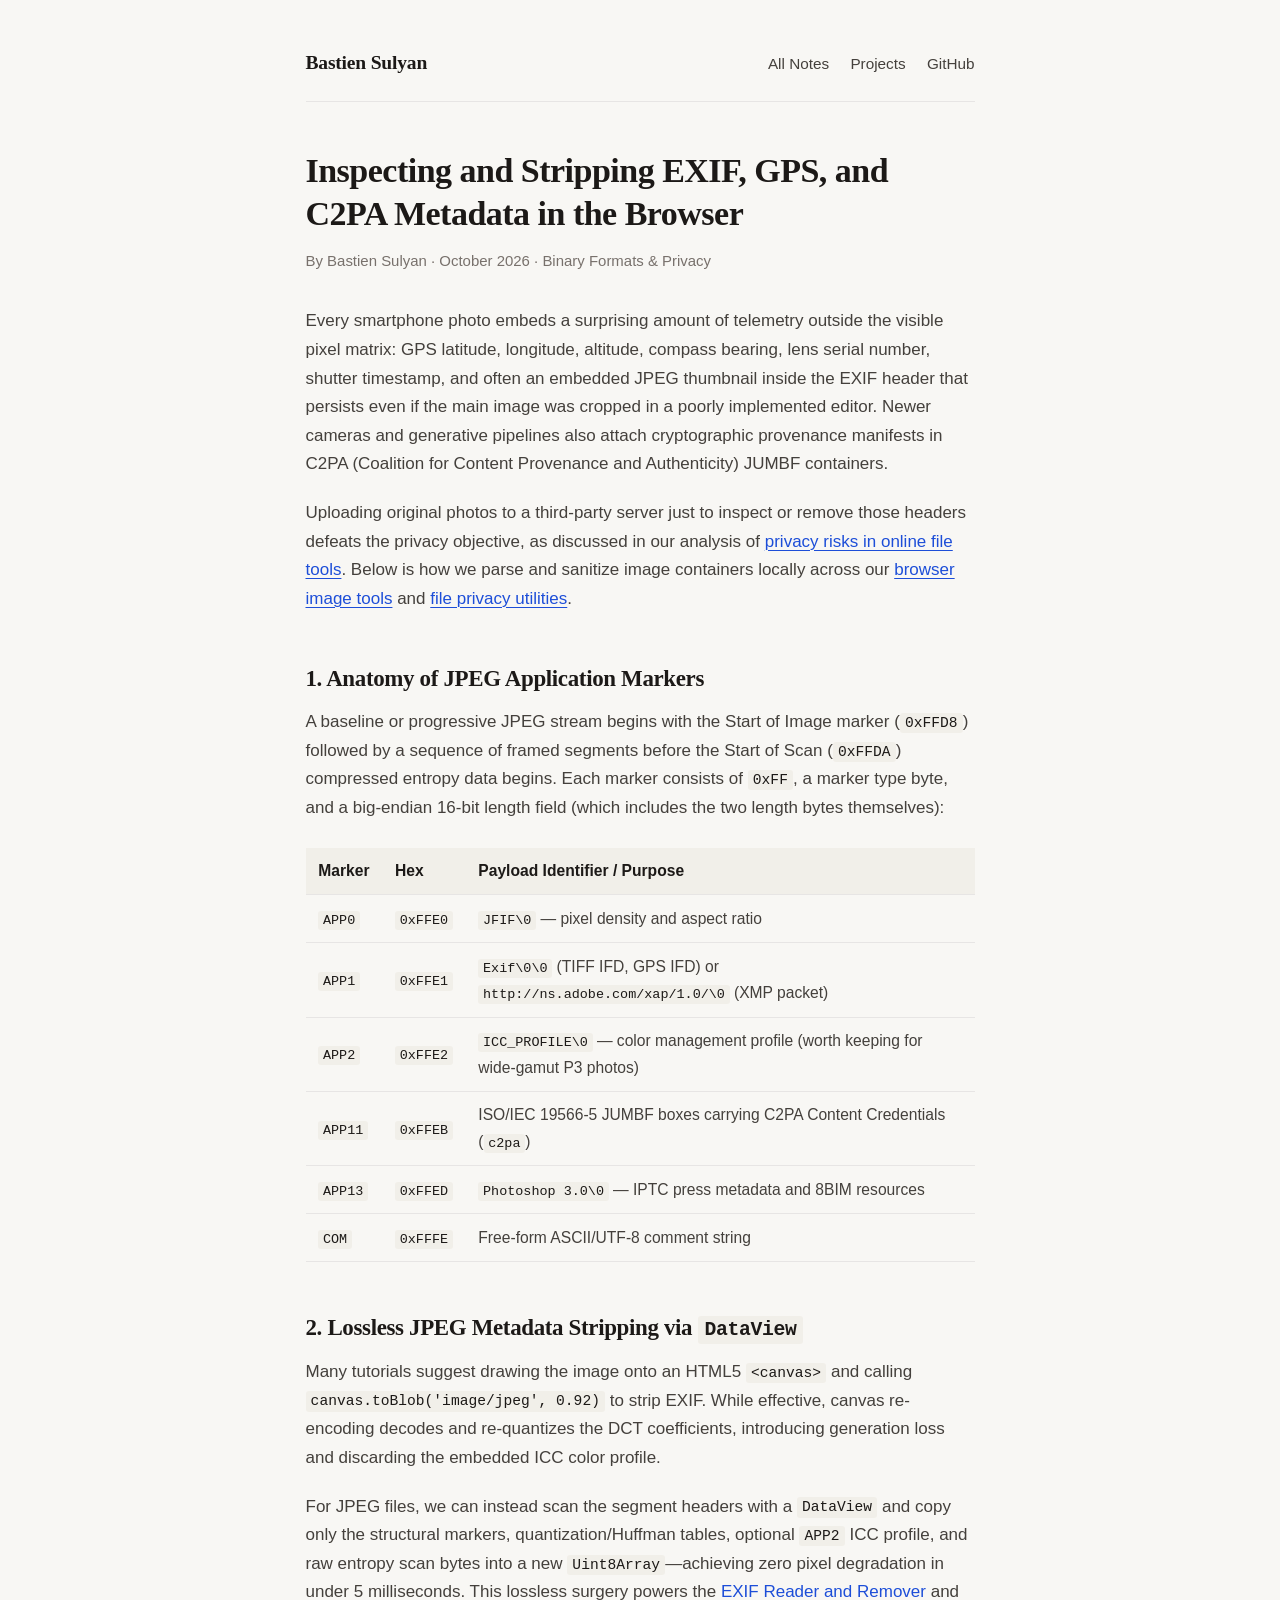
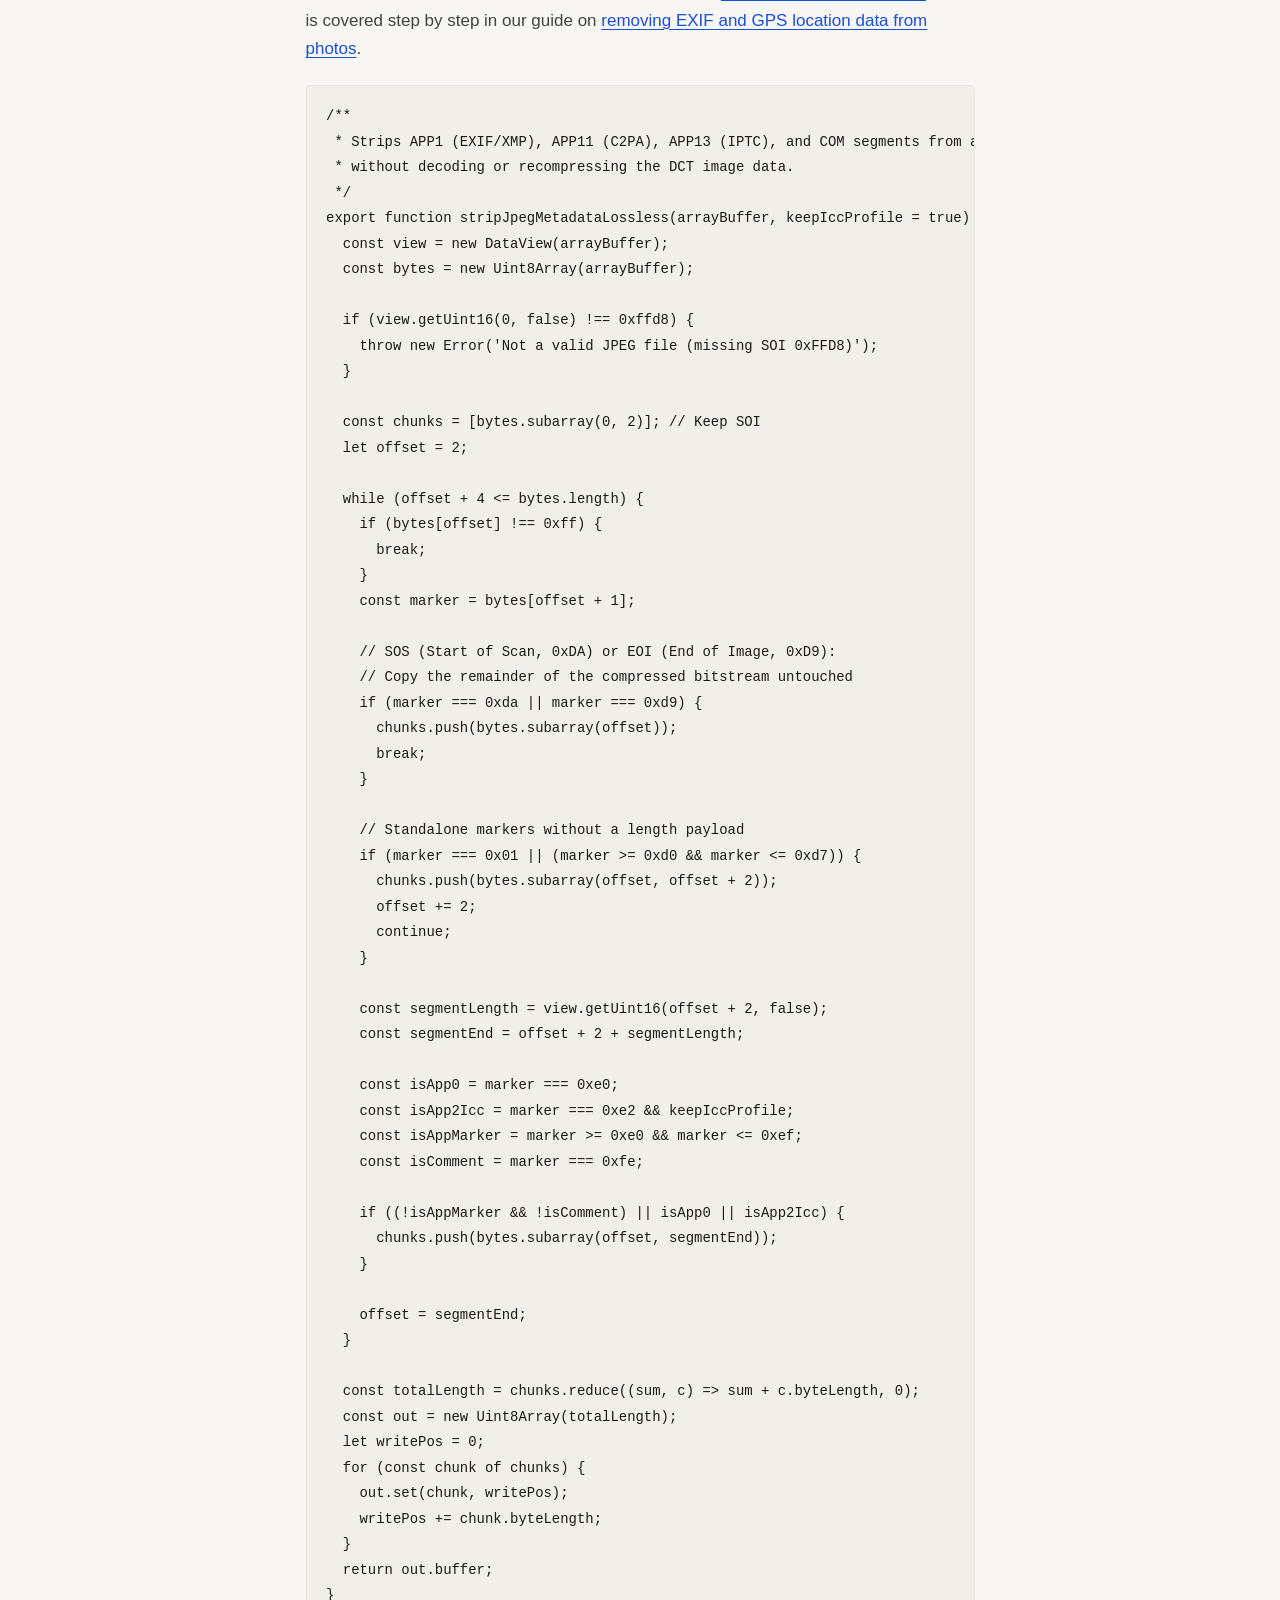
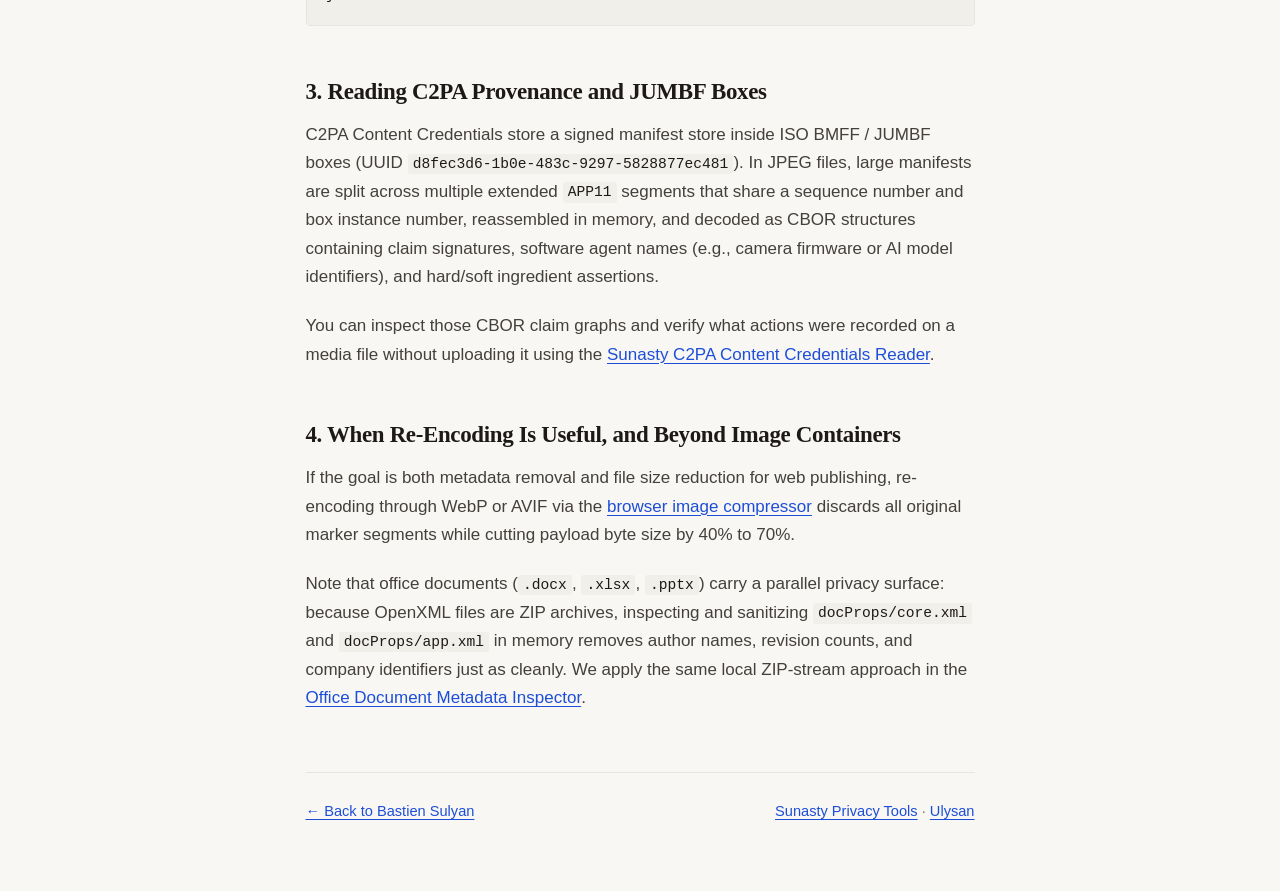
<file: notes/stripping-exif-and-c2pa-metadata/index.html>
<!DOCTYPE html>
<html lang="en">
<head>
  <meta charset="utf-8">
  <meta name="viewport" content="width=device-width, initial-scale=1">
  <title>Inspecting and Stripping EXIF, GPS, and C2PA Metadata in the Browser — Bastien Sulyan</title>
  <meta name="description" content="How to parse JPEG application segments (APP1 EXIF, XMP, APP11 JUMBF/C2PA) and strip location and device metadata in JavaScript without recompressing image pixels.">
  <link rel="canonical" href="https://bsulyan.github.io/notes/stripping-exif-and-c2pa-metadata/">
  <link rel="stylesheet" href="/style.css">
  <script type="application/ld+json">
  {
    "@context": "https://schema.org",
    "@type": "TechArticle",
    "headline": "Inspecting and Stripping EXIF, GPS, and C2PA Metadata in the Browser",
    "author": {
      "@type": "Person",
      "name": "Bastien Sulyan",
      "url": "https://bsulyan.github.io/"
    },
    "datePublished": "2026-10-22",
    "url": "https://bsulyan.github.io/notes/stripping-exif-and-c2pa-metadata/"
  }
  </script>
</head>
<body>
  <div class="container">
    <header class="site-header">
      <a href="/" class="site-title">Bastien Sulyan</a>
      <nav class="site-nav" aria-label="Main navigation">
        <a href="/#notes">All Notes</a>
        <a href="/#projects">Projects</a>
        <a href="https://github.com/bsulyan">GitHub</a>
      </nav>
    </header>

    <main>
      <article>
        <h1>Inspecting and Stripping EXIF, GPS, and C2PA Metadata in the Browser</h1>
        <p class="meta">By Bastien Sulyan · October 2026 · Binary Formats &amp; Privacy</p>

        <p>
          Every smartphone photo embeds a surprising amount of telemetry outside the visible pixel matrix: GPS latitude, longitude, altitude, compass bearing, lens serial number, shutter timestamp, and often an embedded JPEG thumbnail inside the EXIF header that persists even if the main image was cropped in a poorly implemented editor. Newer cameras and generative pipelines also attach cryptographic provenance manifests in C2PA (Coalition for Content Provenance and Authenticity) JUMBF containers.
        </p>
        <p>
          Uploading original photos to a third-party server just to inspect or remove those headers defeats the privacy objective, as discussed in our analysis of <a href="https://sunasty.com/articles/privacy-risks-online-file-tools/">privacy risks in online file tools</a>. Below is how we parse and sanitize image containers locally across our <a href="https://sunasty.com/image/">browser image tools</a> and <a href="https://sunasty.com/privacy-tools/">file privacy utilities</a>.
        </p>

        <h2>1. Anatomy of JPEG Application Markers</h2>
        <p>
          A baseline or progressive JPEG stream begins with the Start of Image marker (<code>0xFFD8</code>) followed by a sequence of framed segments before the Start of Scan (<code>0xFFDA</code>) compressed entropy data begins. Each marker consists of <code>0xFF</code>, a marker type byte, and a big-endian 16-bit length field (which includes the two length bytes themselves):
        </p>

        <table>
          <thead>
            <tr>
              <th>Marker</th>
              <th>Hex</th>
              <th>Payload Identifier / Purpose</th>
            </tr>
          </thead>
          <tbody>
            <tr>
              <td><code>APP0</code></td>
              <td><code>0xFFE0</code></td>
              <td><code>JFIF\0</code> — pixel density and aspect ratio</td>
            </tr>
            <tr>
              <td><code>APP1</code></td>
              <td><code>0xFFE1</code></td>
              <td><code>Exif\0\0</code> (TIFF IFD, GPS IFD) or <code>http://ns.adobe.com/xap/1.0/\0</code> (XMP packet)</td>
            </tr>
            <tr>
              <td><code>APP2</code></td>
              <td><code>0xFFE2</code></td>
              <td><code>ICC_PROFILE\0</code> — color management profile (worth keeping for wide-gamut P3 photos)</td>
            </tr>
            <tr>
              <td><code>APP11</code></td>
              <td><code>0xFFEB</code></td>
              <td>ISO/IEC 19566-5 JUMBF boxes carrying C2PA Content Credentials (<code>c2pa</code>)</td>
            </tr>
            <tr>
              <td><code>APP13</code></td>
              <td><code>0xFFED</code></td>
              <td><code>Photoshop 3.0\0</code> — IPTC press metadata and 8BIM resources</td>
            </tr>
            <tr>
              <td><code>COM</code></td>
              <td><code>0xFFFE</code></td>
              <td>Free-form ASCII/UTF-8 comment string</td>
            </tr>
          </tbody>
        </table>

        <h2>2. Lossless JPEG Metadata Stripping via <code>DataView</code></h2>
        <p>
          Many tutorials suggest drawing the image onto an HTML5 <code>&lt;canvas&gt;</code> and calling <code>canvas.toBlob('image/jpeg', 0.92)</code> to strip EXIF. While effective, canvas re-encoding decodes and re-quantizes the DCT coefficients, introducing generation loss and discarding the embedded ICC color profile.
        </p>
        <p>
          For JPEG files, we can instead scan the segment headers with a <code>DataView</code> and copy only the structural markers, quantization/Huffman tables, optional <code>APP2</code> ICC profile, and raw entropy scan bytes into a new <code>Uint8Array</code>—achieving zero pixel degradation in under 5 milliseconds. This lossless surgery powers the <a href="https://sunasty.com/exif-reader/">EXIF Reader and Remover</a> and is covered step by step in our guide on <a href="https://sunasty.com/guides/remove-exif-gps-from-photos/">removing EXIF and GPS location data from photos</a>.
        </p>

<pre><code>/**
 * Strips APP1 (EXIF/XMP), APP11 (C2PA), APP13 (IPTC), and COM segments from a JPEG
 * without decoding or recompressing the DCT image data.
 */
export function stripJpegMetadataLossless(arrayBuffer, keepIccProfile = true) {
  const view = new DataView(arrayBuffer);
  const bytes = new Uint8Array(arrayBuffer);

  if (view.getUint16(0, false) !== 0xffd8) {
    throw new Error('Not a valid JPEG file (missing SOI 0xFFD8)');
  }

  const chunks = [bytes.subarray(0, 2)]; // Keep SOI
  let offset = 2;

  while (offset + 4 &lt;= bytes.length) {
    if (bytes[offset] !== 0xff) {
      break;
    }
    const marker = bytes[offset + 1];

    // SOS (Start of Scan, 0xDA) or EOI (End of Image, 0xD9):
    // Copy the remainder of the compressed bitstream untouched
    if (marker === 0xda || marker === 0xd9) {
      chunks.push(bytes.subarray(offset));
      break;
    }

    // Standalone markers without a length payload
    if (marker === 0x01 || (marker &gt;= 0xd0 &amp;&amp; marker &lt;= 0xd7)) {
      chunks.push(bytes.subarray(offset, offset + 2));
      offset += 2;
      continue;
    }

    const segmentLength = view.getUint16(offset + 2, false);
    const segmentEnd = offset + 2 + segmentLength;

    const isApp0 = marker === 0xe0;
    const isApp2Icc = marker === 0xe2 &amp;&amp; keepIccProfile;
    const isAppMarker = marker &gt;= 0xe0 &amp;&amp; marker &lt;= 0xef;
    const isComment = marker === 0xfe;

    if ((!isAppMarker &amp;&amp; !isComment) || isApp0 || isApp2Icc) {
      chunks.push(bytes.subarray(offset, segmentEnd));
    }

    offset = segmentEnd;
  }

  const totalLength = chunks.reduce((sum, c) => sum + c.byteLength, 0);
  const out = new Uint8Array(totalLength);
  let writePos = 0;
  for (const chunk of chunks) {
    out.set(chunk, writePos);
    writePos += chunk.byteLength;
  }
  return out.buffer;
}</code></pre>

        <h2>3. Reading C2PA Provenance and JUMBF Boxes</h2>
        <p>
          C2PA Content Credentials store a signed manifest store inside ISO BMFF / JUMBF boxes (UUID <code>d8fec3d6-1b0e-483c-9297-5828877ec481</code>). In JPEG files, large manifests are split across multiple extended <code>APP11</code> segments that share a sequence number and box instance number, reassembled in memory, and decoded as CBOR structures containing claim signatures, software agent names (e.g., camera firmware or AI model identifiers), and hard/soft ingredient assertions.
        </p>
        <p>
          You can inspect those CBOR claim graphs and verify what actions were recorded on a media file without uploading it using the <a href="https://sunasty.com/c2pa-reader/">Sunasty C2PA Content Credentials Reader</a>.
        </p>

        <h2>4. When Re-Encoding Is Useful, and Beyond Image Containers</h2>
        <p>
          If the goal is both metadata removal and file size reduction for web publishing, re-encoding through WebP or AVIF via the <a href="https://sunasty.com/image-compress/">browser image compressor</a> discards all original marker segments while cutting payload byte size by 40% to 70%.
        </p>
        <p>
          Note that office documents (<code>.docx</code>, <code>.xlsx</code>, <code>.pptx</code>) carry a parallel privacy surface: because OpenXML files are ZIP archives, inspecting and sanitizing <code>docProps/core.xml</code> and <code>docProps/app.xml</code> in memory removes author names, revision counts, and company identifiers just as cleanly. We apply the same local ZIP-stream approach in the <a href="https://sunasty.com/office-metadata/">Office Document Metadata Inspector</a>.
        </p>
      </article>
    </main>

    <footer class="site-footer">
      <span><a href="/">← Back to Bastien Sulyan</a></span>
      <span>
        <a href="https://sunasty.com/privacy-tools/">Sunasty Privacy Tools</a> ·
        <a href="https://ulysan.fr/">Ulysan</a>
      </span>
    </footer>
  </div>
</body>
</html>
</file>
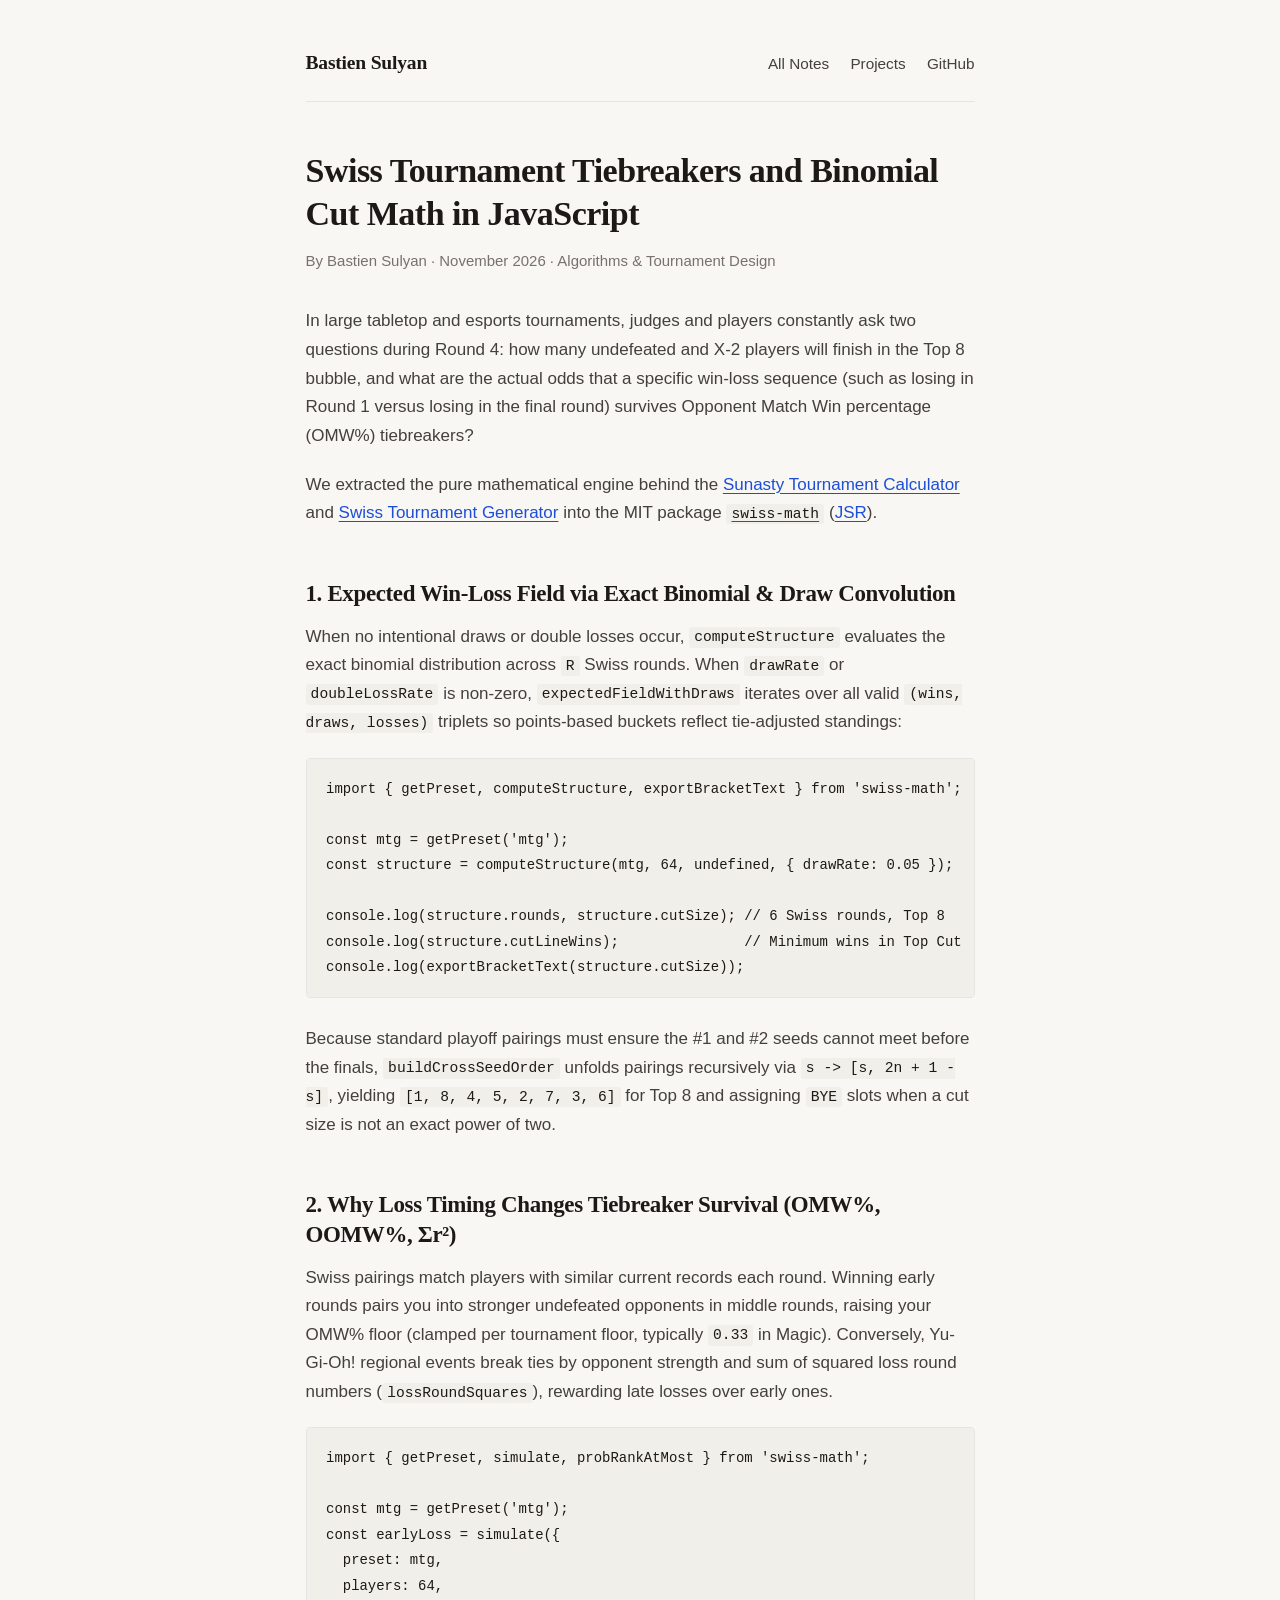
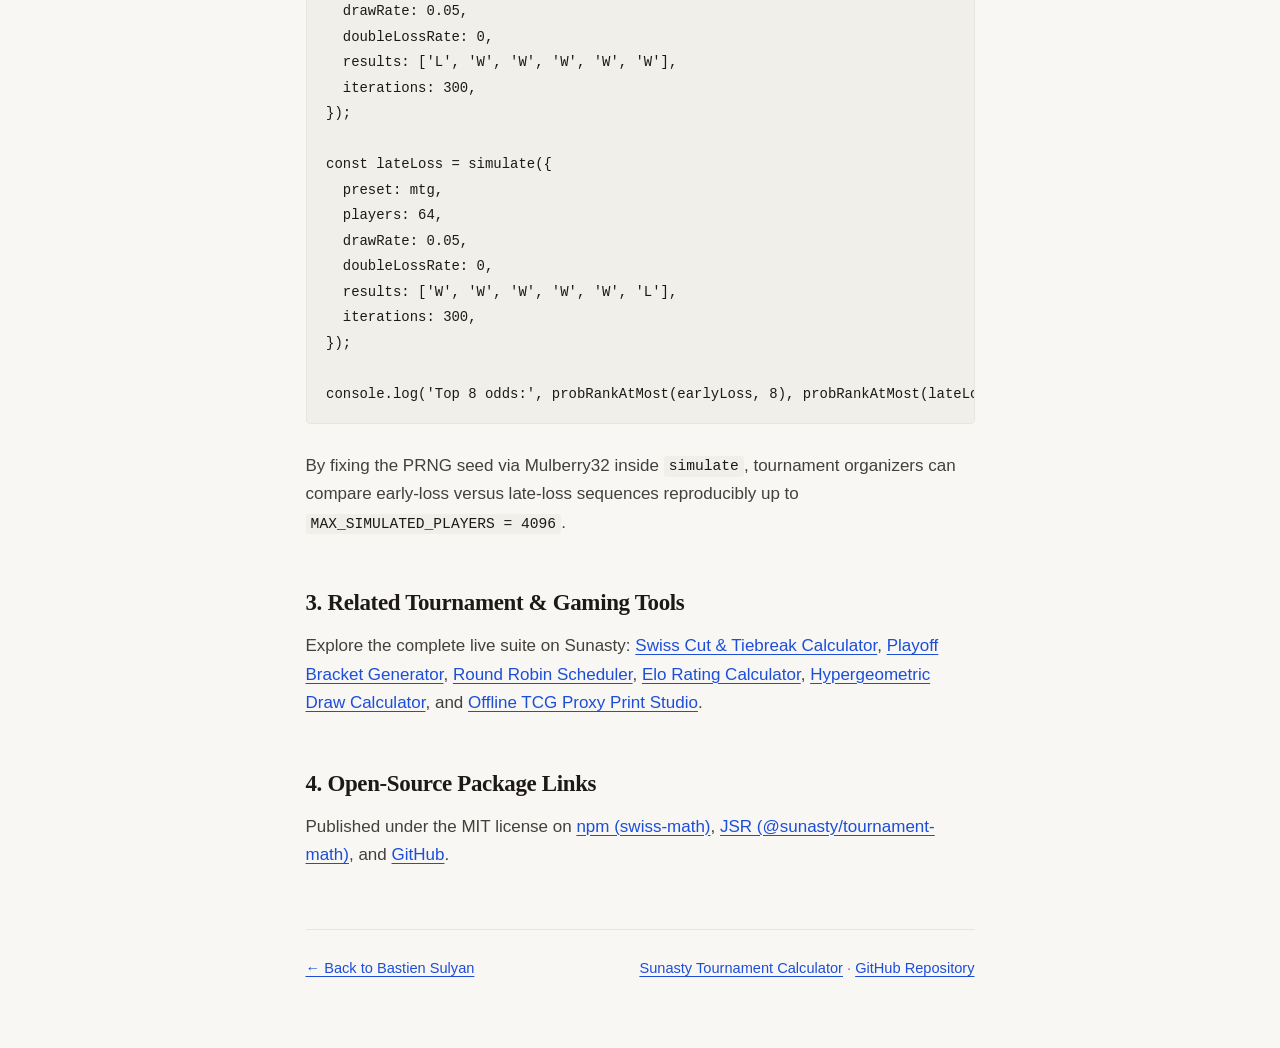
<file: notes/swiss-tournament-tiebreak-math/index.html>
<!DOCTYPE html>
<html lang="en">
<head>
  <meta charset="utf-8">
  <meta name="viewport" content="width=device-width, initial-scale=1">
  <title>Swiss Tournament Tiebreakers &amp; Binomial Cut Math in JavaScript</title>
  <meta name="description" content="Computing Swiss round counts, binomial win-loss field projections, cross-seeded brackets, and deterministic Monte-Carlo OMW%/OOMW% tiebreaker odds.">
  <link rel="canonical" href="https://bsulyan.github.io/notes/swiss-tournament-tiebreak-math/">
  <link rel="stylesheet" href="/style.css">
  <script type="application/ld+json">
  {
    "@context": "https://schema.org",
    "@type": "TechArticle",
    "headline": "Swiss Tournament Tiebreakers and Binomial Cut Math in JavaScript",
    "author": {
      "@type": "Person",
      "name": "Bastien Sulyan",
      "url": "https://bsulyan.github.io/"
    },
    "datePublished": "2026-11-24",
    "url": "https://bsulyan.github.io/notes/swiss-tournament-tiebreak-math/"
  }
  </script>
</head>
<body>
  <div class="container">
    <header class="site-header">
      <a href="/" class="site-title">Bastien Sulyan</a>
      <nav class="site-nav" aria-label="Main navigation">
        <a href="/#notes">All Notes</a>
        <a href="/#projects">Projects</a>
        <a href="https://github.com/bsulyan">GitHub</a>
      </nav>
    </header>

    <main>
      <article>
        <h1>Swiss Tournament Tiebreakers and Binomial Cut Math in JavaScript</h1>
        <p class="meta">By Bastien Sulyan · November 2026 · Algorithms &amp; Tournament Design</p>

        <p>
          In large tabletop and esports tournaments, judges and players constantly ask two questions during Round 4: how many undefeated and X-2 players will finish in the Top 8 bubble, and what are the actual odds that a specific win-loss sequence (such as losing in Round 1 versus losing in the final round) survives Opponent Match Win percentage (OMW%) tiebreakers?
        </p>
        <p>
          We extracted the pure mathematical engine behind the <a href="https://sunasty.com/tournament-calculator/">Sunasty Tournament Calculator</a> and <a href="https://sunasty.com/swiss-tournament-generator/">Swiss Tournament Generator</a> into the MIT package <a href="https://www.npmjs.com/package/swiss-math"><code>swiss-math</code></a> (<a href="https://jsr.io/@sunasty/tournament-math">JSR</a>).
        </p>

        <h2>1. Expected Win-Loss Field via Exact Binomial &amp; Draw Convolution</h2>
        <p>
          When no intentional draws or double losses occur, <code>computeStructure</code> evaluates the exact binomial distribution across <code>R</code> Swiss rounds. When <code>drawRate</code> or <code>doubleLossRate</code> is non-zero, <code>expectedFieldWithDraws</code> iterates over all valid <code>(wins, draws, losses)</code> triplets so points-based buckets reflect tie-adjusted standings:
        </p>

<pre><code>import { getPreset, computeStructure, exportBracketText } from 'swiss-math';

const mtg = getPreset('mtg');
const structure = computeStructure(mtg, 64, undefined, { drawRate: 0.05 });

console.log(structure.rounds, structure.cutSize); // 6 Swiss rounds, Top 8
console.log(structure.cutLineWins);               // Minimum wins in Top Cut
console.log(exportBracketText(structure.cutSize));</code></pre>

        <p>
          Because standard playoff pairings must ensure the #1 and #2 seeds cannot meet before the finals, <code>buildCrossSeedOrder</code> unfolds pairings recursively via <code>s -&gt; [s, 2n + 1 - s]</code>, yielding <code>[1, 8, 4, 5, 2, 7, 3, 6]</code> for Top 8 and assigning <code>BYE</code> slots when a cut size is not an exact power of two.
        </p>

        <h2>2. Why Loss Timing Changes Tiebreaker Survival (OMW%, OOMW%, &Sigma;r&sup2;)</h2>
        <p>
          Swiss pairings match players with similar current records each round. Winning early rounds pairs you into stronger undefeated opponents in middle rounds, raising your OMW% floor (clamped per tournament floor, typically <code>0.33</code> in Magic). Conversely, Yu-Gi-Oh! regional events break ties by opponent strength and sum of squared loss round numbers (<code>lossRoundSquares</code>), rewarding late losses over early ones.
        </p>

<pre><code>import { getPreset, simulate, probRankAtMost } from 'swiss-math';

const mtg = getPreset('mtg');
const earlyLoss = simulate({
  preset: mtg,
  players: 64,
  drawRate: 0.05,
  doubleLossRate: 0,
  results: ['L', 'W', 'W', 'W', 'W', 'W'],
  iterations: 300,
});

const lateLoss = simulate({
  preset: mtg,
  players: 64,
  drawRate: 0.05,
  doubleLossRate: 0,
  results: ['W', 'W', 'W', 'W', 'W', 'L'],
  iterations: 300,
});

console.log('Top 8 odds:', probRankAtMost(earlyLoss, 8), probRankAtMost(lateLoss, 8));</code></pre>

        <p>
          By fixing the PRNG seed via Mulberry32 inside <code>simulate</code>, tournament organizers can compare early-loss versus late-loss sequences reproducibly up to <code>MAX_SIMULATED_PLAYERS = 4096</code>.
        </p>

        <h2>3. Related Tournament &amp; Gaming Tools</h2>
        <p>
          Explore the complete live suite on Sunasty: <a href="https://sunasty.com/tournament-calculator/">Swiss Cut &amp; Tiebreak Calculator</a>, <a href="https://sunasty.com/tournament-bracket-generator/">Playoff Bracket Generator</a>, <a href="https://sunasty.com/round-robin-generator/">Round Robin Scheduler</a>, <a href="https://sunasty.com/elo-calculator/">Elo Rating Calculator</a>, <a href="https://sunasty.com/tcg-hypergeometric-calculator/">Hypergeometric Draw Calculator</a>, and <a href="https://sunasty.com/tcg-proxy-print/">Offline TCG Proxy Print Studio</a>.
        </p>

        <h2>4. Open-Source Package Links</h2>
        <p>
          Published under the MIT license on <a href="https://www.npmjs.com/package/swiss-math">npm (swiss-math)</a>, <a href="https://jsr.io/@sunasty/tournament-math">JSR (@sunasty/tournament-math)</a>, and <a href="https://github.com/bsulyan/sunasty-tournament-math">GitHub</a>.
        </p>
      </article>
    </main>

    <footer class="site-footer">
      <span><a href="/">← Back to Bastien Sulyan</a></span>
      <span>
        <a href="https://sunasty.com/tournament-calculator/">Sunasty Tournament Calculator</a> ·
        <a href="https://github.com/bsulyan/sunasty-tournament-math">GitHub Repository</a>
      </span>
    </footer>
  </div>
</body>
</html>
</file>
<file: style.css>
:root {
  --bg: #f8f7f4;
  --surface: #ffffff;
  --code-bg: #f1efe9;
  --ink: #1c1917;
  --ink-secondary: #44403c;
  --ink-muted: #78716c;
  --border: #e7e5e4;
  --accent: #1d4ed8;
  --accent-hover: #1e3a8a;
  --font-serif: Georgia, 'Times New Roman', Times, serif;
  --font-sans: -apple-system, BlinkMacSystemFont, 'Segoe UI', Roboto, Helvetica, Arial, sans-serif;
  --font-mono: 'SFMono-Regular', Consolas, 'Liberation Mono', Menlo, monospace;
}

* {
  box-sizing: border-box;
}

html {
  font-size: 17px;
  -webkit-text-size-adjust: 100%;
}

body {
  margin: 0;
  padding: 0;
  background-color: var(--bg);
  color: var(--ink);
  font-family: var(--font-sans);
  line-height: 1.68;
}

.container {
  max-width: 720px;
  margin: 0 auto;
  padding: 2.75rem 1.5rem 4rem;
}

header.site-header {
  display: flex;
  justify-content: space-between;
  align-items: baseline;
  flex-wrap: wrap;
  gap: 1rem;
  padding-bottom: 1.25rem;
  margin-bottom: 2.75rem;
  border-bottom: 1px solid var(--border);
}

.site-title {
  font-family: var(--font-serif);
  font-size: 1.15rem;
  font-weight: 700;
  color: var(--ink);
  text-decoration: none;
  letter-spacing: -0.01em;
}

.site-title:hover {
  color: var(--accent);
}

.site-nav {
  display: flex;
  gap: 1.25rem;
  font-size: 0.9rem;
}

.site-nav a {
  color: var(--ink-secondary);
  text-decoration: none;
}

.site-nav a:hover {
  color: var(--ink);
  text-decoration: underline;
}

h1, h2, h3 {
  font-family: var(--font-serif);
  color: var(--ink);
  line-height: 1.28;
  letter-spacing: -0.015em;
}

h1 {
  font-size: 2rem;
  margin: 0 0 0.75rem;
}

h2 {
  font-size: 1.35rem;
  margin: 2.5rem 0 0.85rem;
  padding-top: 0.5rem;
}

h3 {
  font-size: 1.1rem;
  margin: 1.75rem 0 0.6rem;
}

p {
  margin: 0 0 1.2rem;
  color: var(--ink-secondary);
}

a {
  color: var(--accent);
  text-decoration: underline;
  text-underline-offset: 3px;
  text-decoration-thickness: 1px;
}

a:hover {
  color: var(--accent-hover);
}

.meta {
  font-size: 0.88rem;
  color: var(--ink-muted);
  margin-bottom: 2rem;
}

ul, ol {
  margin: 0 0 1.35rem;
  padding-left: 1.4rem;
  color: var(--ink-secondary);
}

li {
  margin-bottom: 0.45rem;
}

li strong {
  color: var(--ink);
}

code {
  font-family: var(--font-mono);
  font-size: 0.86em;
  background-color: var(--code-bg);
  color: var(--ink);
  padding: 0.15em 0.35em;
  border-radius: 3px;
}

pre {
  background-color: var(--code-bg);
  border: 1px solid var(--border);
  border-radius: 4px;
  padding: 1rem 1.15rem;
  overflow-x: auto;
  margin: 1.25rem 0 1.6rem;
  line-height: 1.5;
}

pre code {
  background: none;
  padding: 0;
  font-size: 0.82rem;
}

table {
  width: 100%;
  border-collapse: collapse;
  margin: 1.5rem 0;
  font-size: 0.92rem;
}

th, td {
  text-align: left;
  padding: 0.6rem 0.75rem;
  border-bottom: 1px solid var(--border);
}

th {
  font-weight: 600;
  color: var(--ink);
  background-color: var(--code-bg);
}

td {
  color: var(--ink-secondary);
}

.note-list {
  list-style: none;
  padding: 0;
  margin: 1rem 0 2rem;
}

.note-list li {
  padding: 0.95rem 0;
  border-bottom: 1px solid var(--border);
  margin: 0;
}

.note-list li:first-child {
  border-top: 1px solid var(--border);
}

.note-title {
  font-family: var(--font-serif);
  font-size: 1.08rem;
  font-weight: 600;
  display: block;
  margin-bottom: 0.25rem;
}

.note-summary {
  font-size: 0.92rem;
  color: var(--ink-secondary);
  margin: 0;
}

.project-block {
  padding: 1rem 0;
  border-bottom: 1px solid var(--border);
}

.project-block:first-of-type {
  border-top: 1px solid var(--border);
}

.project-block h3 {
  margin: 0 0 0.35rem;
  font-size: 1.05rem;
}

.project-block p {
  margin: 0;
  font-size: 0.94rem;
}

footer.site-footer {
  margin-top: 3.5rem;
  padding-top: 1.5rem;
  border-top: 1px solid var(--border);
  font-size: 0.86rem;
  color: var(--ink-muted);
  display: flex;
  justify-content: space-between;
  flex-wrap: wrap;
  gap: 0.75rem;
}

@media (max-width: 600px) {
  html {
    font-size: 16px;
  }
  .container {
    padding: 1.75rem 1.15rem 3rem;
  }
  h1 {
    font-size: 1.65rem;
  }
}
</file>
